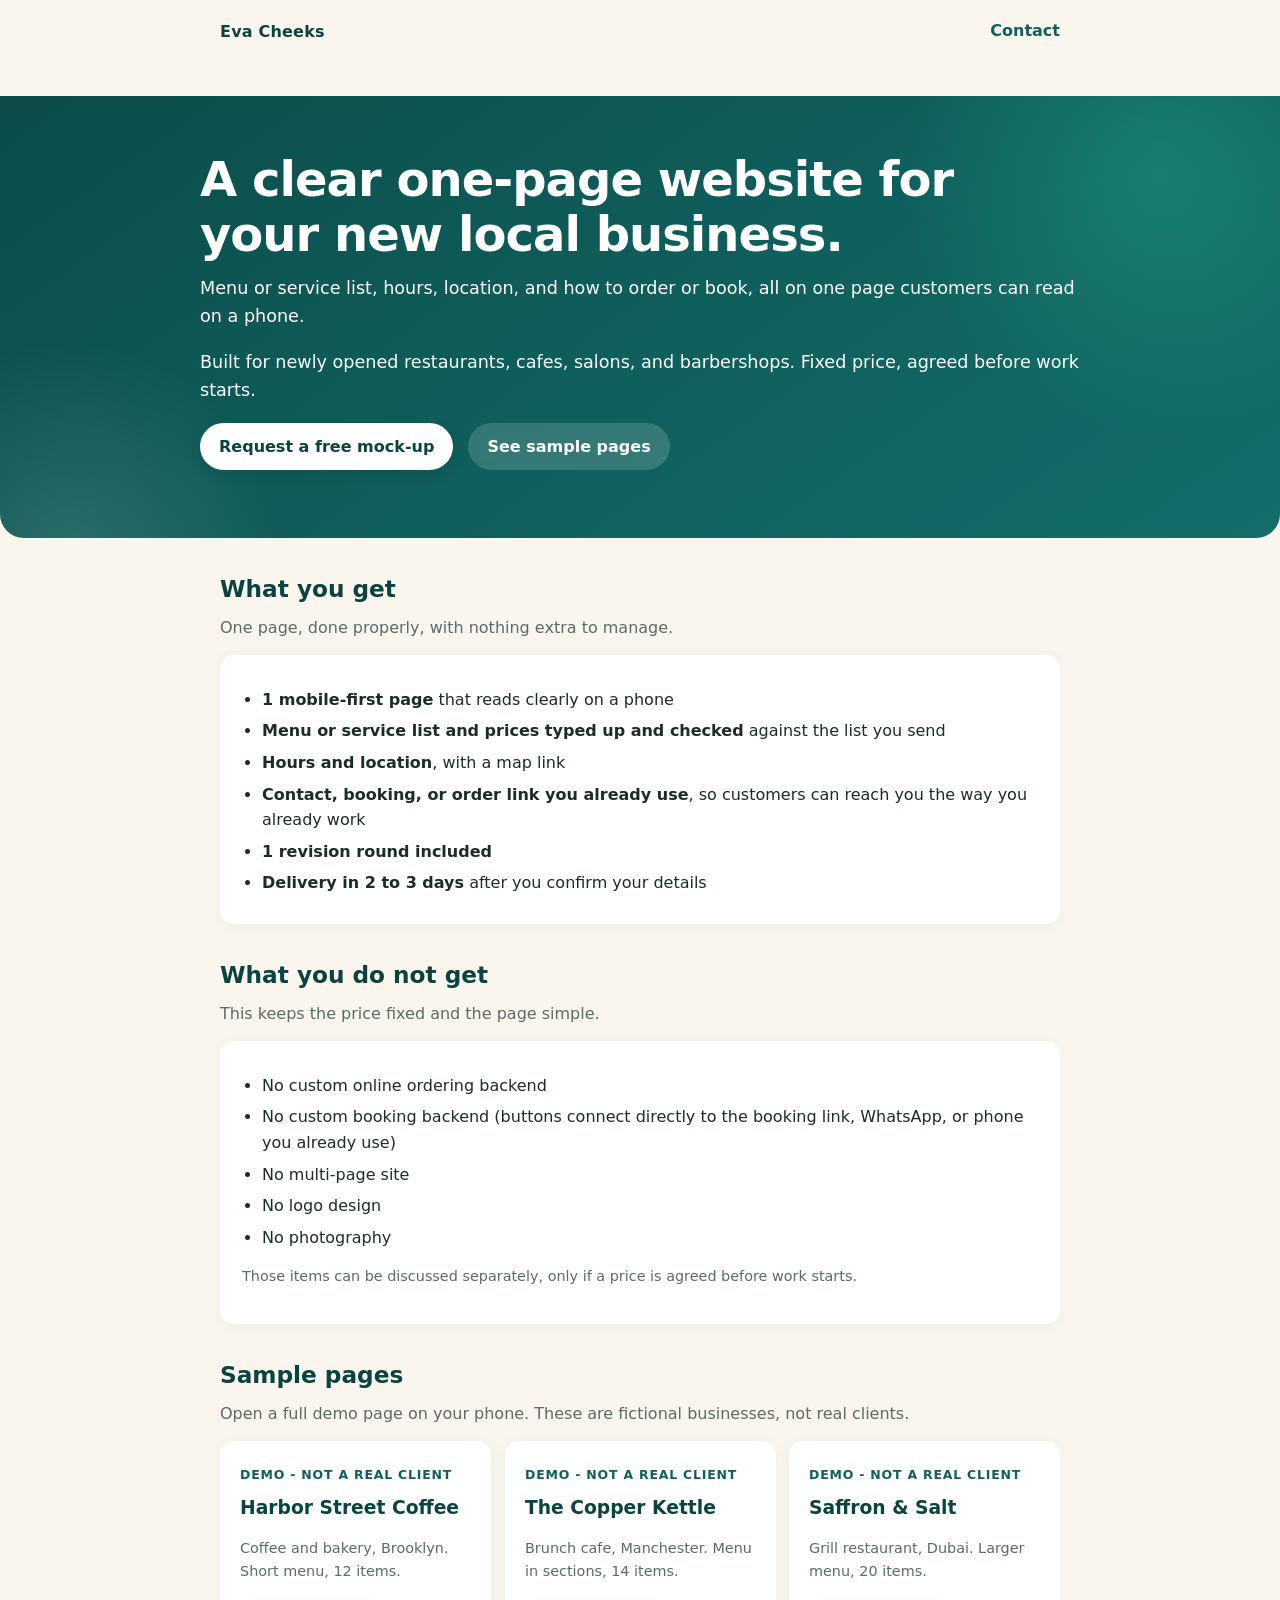
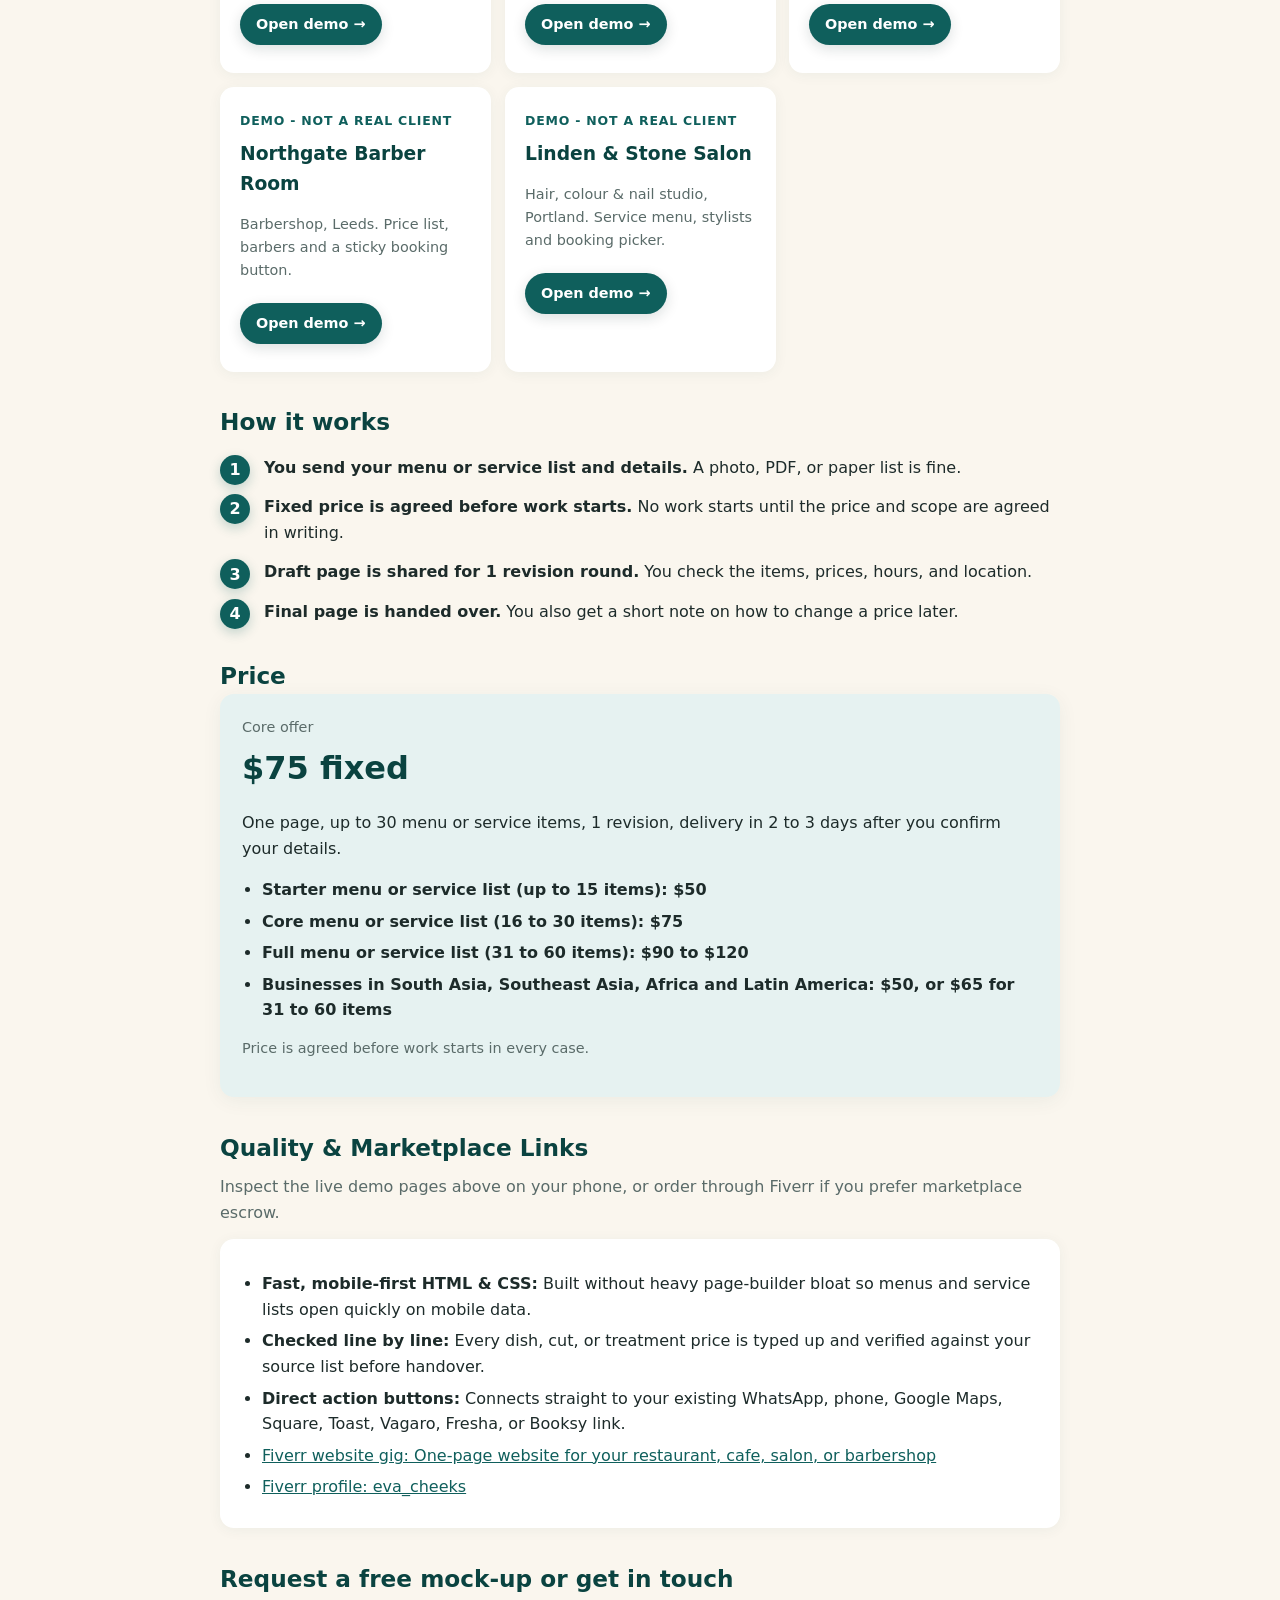
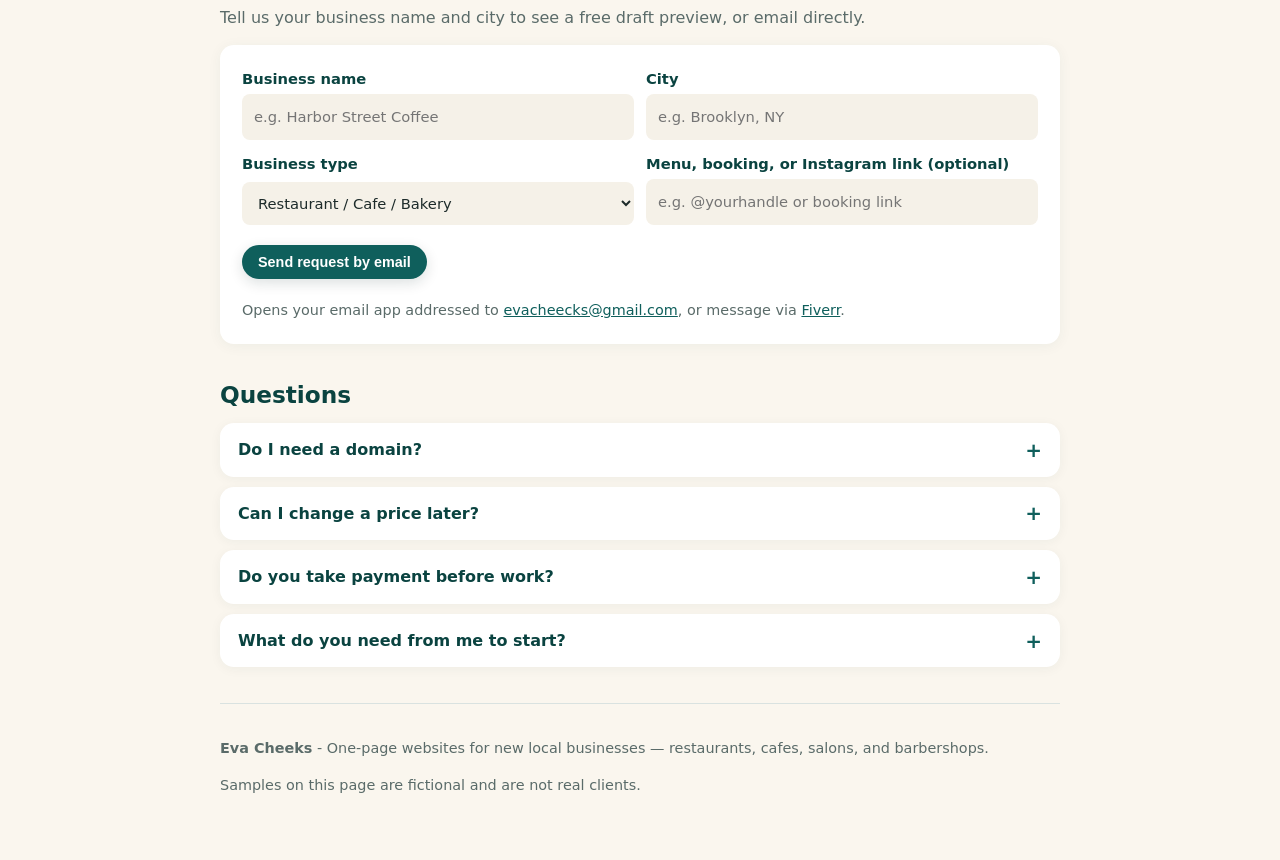
<file: index.html>
<!DOCTYPE html>
<html lang="en">
<head>
<meta charset="utf-8">
<meta name="viewport" content="width=device-width, initial-scale=1">
<title>Eva Cheeks - One-page websites for new local businesses — restaurants, cafes, salons, and barbershops</title>
<meta name="description" content="A clear one-page website for your new restaurant, cafe, salon, or barbershop. Menu or service list, hours, location, and how to order or book, all on one page customers can read on a phone.">
<link rel="canonical" href="https://evacheecks.github.io/">
<meta property="og:title" content="Eva Cheeks — One-page websites for new local businesses">
<meta property="og:description" content="Menu or service list, hours, location, and how to order or book, all on one mobile-first page. Fixed price agreed before work starts.">
<meta property="og:type" content="website">
<meta property="og:url" content="https://evacheecks.github.io/">
<meta property="og:image" content="https://evacheecks.github.io/demo/harbor-street-coffee/img/hero.jpg">
<meta name="twitter:card" content="summary_large_image">
<link rel="stylesheet" href="styles.css">
</head>
<body>
<div class="scroll-progress" id="scrollProgress" aria-hidden="true"></div>
<header class="topbar">
  <div class="brand">Eva Cheeks</div>
  <a href="#contact">Contact</a>
</header>

<main>
  <section class="hero">
    <div class="hero-inner">
      <h1>A clear one-page website for your new local business.</h1>
      <p>Menu or service list, hours, location, and how to order or book, all on one page customers can read on a phone.</p>
      <p class="hero-note">Built for newly opened restaurants, cafes, salons, and barbershops. Fixed price, agreed before work starts.</p>
      <a class="btn" href="#contact">Request a free mock-up</a>
      <a class="btn btn-outline" href="#samples">See sample pages</a>
    </div>
  </section>

  <div class="wrap">
    <section id="what-you-get" class="reveal">
      <h2>What you get</h2>
      <p class="lead">One page, done properly, with nothing extra to manage.</p>
      <div class="card">
        <ul>
          <li><strong>1 mobile-first page</strong> that reads clearly on a phone</li>
          <li><strong>Menu or service list and prices typed up and checked</strong> against the list you send</li>
          <li><strong>Hours and location</strong>, with a map link</li>
          <li><strong>Contact, booking, or order link you already use</strong>, so customers can reach you the way you already work</li>
          <li><strong>1 revision round included</strong></li>
          <li><strong>Delivery in 2 to 3 days</strong> after you confirm your details</li>
        </ul>
      </div>
    </section>

    <section id="what-you-do-not-get" class="reveal">
      <h2>What you do not get</h2>
      <p class="lead">This keeps the price fixed and the page simple.</p>
      <div class="card">
        <ul>
          <li>No custom online ordering backend</li>
          <li>No custom booking backend (buttons connect directly to the booking link, WhatsApp, or phone you already use)</li>
          <li>No multi-page site</li>
          <li>No logo design</li>
          <li>No photography</li>
        </ul>
        <p class="small">Those items can be discussed separately, only if a price is agreed before work starts.</p>
      </div>
    </section>

    <section id="samples">
      <h2 class="reveal">Sample pages</h2>
      <p class="lead reveal">Open a full demo page on your phone. These are fictional businesses, not real clients.</p>
      <div class="sample-grid" data-stagger=".sample">
        <article class="sample">
          <span class="sample-label">DEMO - NOT A REAL CLIENT</span>
          <h3>Harbor Street Coffee</h3>
          <p class="small">Coffee and bakery, Brooklyn. Short menu, 12 items.</p>
          <a class="btn btn-small" href="demo/harbor-street-coffee/">Open demo →</a>
        </article>

        <article class="sample">
          <span class="sample-label">DEMO - NOT A REAL CLIENT</span>
          <h3>The Copper Kettle</h3>
          <p class="small">Brunch cafe, Manchester. Menu in sections, 14 items.</p>
          <a class="btn btn-small" href="demo/the-copper-kettle/">Open demo →</a>
        </article>

        <article class="sample">
          <span class="sample-label">DEMO - NOT A REAL CLIENT</span>
          <h3>Saffron &amp; Salt</h3>
          <p class="small">Grill restaurant, Dubai. Larger menu, 20 items.</p>
          <a class="btn btn-small" href="demo/saffron-and-salt/">Open demo →</a>
        </article>

        <article class="sample">
          <span class="sample-label">DEMO - NOT A REAL CLIENT</span>
          <h3>Northgate Barber Room</h3>
          <p class="small">Barbershop, Leeds. Price list, barbers and a sticky booking button.</p>
          <a class="btn btn-small" href="demo/northgate-barber-room/">Open demo →</a>
        </article>

        <article class="sample">
          <span class="sample-label">DEMO - NOT A REAL CLIENT</span>
          <h3>Linden &amp; Stone Salon</h3>
          <p class="small">Hair, colour &amp; nail studio, Portland. Service menu, stylists and booking picker.</p>
          <a class="btn btn-small" href="demo/linden-and-stone/">Open demo →</a>
        </article>
      </div>
    </section>

    <section id="process">
      <h2 class="reveal">How it works</h2>
      <ol class="steps" data-stagger="li">
        <li><strong>You send your menu or service list and details.</strong> A photo, PDF, or paper list is fine.</li>
        <li><strong>Fixed price is agreed before work starts.</strong> No work starts until the price and scope are agreed in writing.</li>
        <li><strong>Draft page is shared for 1 revision round.</strong> You check the items, prices, hours, and location.</li>
        <li><strong>Final page is handed over.</strong> You also get a short note on how to change a price later.</li>
      </ol>
    </section>

    <section id="price" class="reveal">
      <h2>Price</h2>
      <div class="price-box">
        <p class="small" style="margin:0;">Core offer</p>
        <p class="price">$75 fixed</p>
        <p>One page, up to 30 menu or service items, 1 revision, delivery in 2 to 3 days after you confirm your details.</p>
        <ul>
          <li><strong>Starter menu or service list (up to 15 items): $50</strong></li>
          <li><strong>Core menu or service list (16 to 30 items): $75</strong></li>
          <li><strong>Full menu or service list (31 to 60 items): $90 to $120</strong></li>
          <li><strong>Businesses in South Asia, Southeast Asia, Africa and Latin America: $50, or $65 for 31 to 60 items</strong></li>
        </ul>
        <p class="small">Price is agreed before work starts in every case.</p>
      </div>
    </section>

    <section id="proof" class="reveal">
      <h2>Quality &amp; Marketplace Links</h2>
      <p class="lead">Inspect the live demo pages above on your phone, or order through Fiverr if you prefer marketplace escrow.</p>
      <div class="card">
        <ul>
          <li><strong>Fast, mobile-first HTML &amp; CSS:</strong> Built without heavy page-builder bloat so menus and service lists open quickly on mobile data.</li>
          <li><strong>Checked line by line:</strong> Every dish, cut, or treatment price is typed up and verified against your source list before handover.</li>
          <li><strong>Direct action buttons:</strong> Connects straight to your existing WhatsApp, phone, Google Maps, Square, Toast, Vagaro, Fresha, or Booksy link.</li>
          <li><a href="https://www.fiverr.com/eva_cheeks/design-a-one-page-website-for-your-restaurant-or-cafe">Fiverr website gig: One-page website for your restaurant, cafe, salon, or barbershop</a></li>
          <li><a href="https://www.fiverr.com/eva_cheeks">Fiverr profile: eva_cheeks</a></li>
        </ul>
      </div>
    </section>

    <section id="contact" class="reveal">
      <h2>Request a free mock-up or get in touch</h2>
      <p class="lead">Tell us your business name and city to see a free draft preview, or email directly.</p>
      <div class="card">
        <form class="contact-form" id="mockupForm" data-email="evacheecks@gmail.com">
          <div class="form-grid">
            <label>
              <span>Business name</span>
              <input type="text" name="business" required placeholder="e.g. Harbor Street Coffee">
            </label>
            <label>
              <span>City</span>
              <input type="text" name="city" required placeholder="e.g. Brooklyn, NY">
            </label>
            <label>
              <span>Business type</span>
              <select name="vertical">
                <option value="Restaurant / Cafe">Restaurant / Cafe / Bakery</option>
                <option value="Salon / Nail / Spa">Hair / Nail Salon / Spa</option>
                <option value="Barbershop">Barbershop</option>
                <option value="Other Local Business">Other Local Business</option>
              </select>
            </label>
            <label>
              <span>Menu, booking, or Instagram link (optional)</span>
              <input type="text" name="link" placeholder="e.g. @yourhandle or booking link">
            </label>
          </div>
          <div class="form-actions">
            <button type="submit" class="btn btn-small">Send request by email</button>
            <span class="small" id="formStatus" aria-live="polite">Opens your email app addressed to <a href="mailto:evacheecks@gmail.com">evacheecks@gmail.com</a>, or message via <a href="https://www.fiverr.com/eva_cheeks">Fiverr</a>.</span>
          </div>
        </form>
      </div>
    </section>

    <section class="faq reveal" id="faq">
      <h2>Questions</h2>
      <details>
        <summary>Do I need a domain?</summary>
        <p>No. The page can start on a free link, and you can add your own domain later.</p>
      </details>
      <details>
        <summary>Can I change a price later?</summary>
        <p>Yes. Ask for a small update. The price for that update is agreed before the change is made.</p>
      </details>
      <details>
        <summary>Do you take payment before work?</summary>
        <p>Payment terms are agreed before work starts. For direct business clients, payment is by Payoneer Request a Payment, or through Fiverr if you prefer a marketplace. No Stripe, and no PayPal receive, is offered.</p>
      </details>
      <details>
        <summary>What do you need from me to start?</summary>
        <p>Your menu or service list, hours, location, and the contact, booking, or order link you already use. Once those details are confirmed, delivery is 2 to 3 days.</p>
      </details>
    </section>

    <footer>
      <p class="small"><strong>Eva Cheeks</strong> - One-page websites for new local businesses — restaurants, cafes, salons, and barbershops.</p>
      <p class="small">Samples on this page are fictional and are not real clients.</p>
    </footer>
  </div>
</main>
<script>
  document.documentElement.classList.add('js');
  (function () {
    var io = 'IntersectionObserver' in window ? new IntersectionObserver(function (entries) {
      entries.forEach(function (en) { if (en.isIntersecting) { en.target.classList.add('in'); io.unobserve(en.target); } });
    }, { threshold: 0.1, rootMargin: '0px 0px -30px 0px' }) : null;
    function watch(el) { if (io) io.observe(el); else el.classList.add('in'); }
    document.querySelectorAll('.reveal').forEach(watch);
    document.querySelectorAll('[data-stagger]').forEach(function (g) {
      Array.prototype.forEach.call(g.querySelectorAll(g.getAttribute('data-stagger')), function (el, i) {
        el.classList.add('reveal'); el.style.setProperty('--d', (i * 0.065) + 's'); watch(el);
      });
    });

    var prog = document.getElementById('scrollProgress');
    var reduce = window.matchMedia && window.matchMedia('(prefers-reduced-motion: reduce)').matches;
    if (prog && !reduce) {
      var ticking = false;
      function updateProg() {
        ticking = false;
        var max = Math.max(1, document.documentElement.scrollHeight - window.innerHeight);
        prog.style.transform = 'scaleX(' + Math.min(1, Math.max(0, window.scrollY / max)) + ')';
      }
      window.addEventListener('scroll', function () {
        if (!ticking) { ticking = true; requestAnimationFrame(updateProg); }
      }, { passive: true });
      updateProg();
    }

    var form = document.getElementById('mockupForm');
    if (!form) return;
    form.addEventListener('submit', function (e) {
      e.preventDefault();
      var biz = (form.elements.business.value || '').trim();
      var city = (form.elements.city.value || '').trim();
      var vert = (form.elements.vertical.value || '').trim();
      var link = (form.elements.link.value || '').trim();
      var subj = encodeURIComponent('One-page website inquiry: ' + biz + (city ? ' (' + city + ')' : ''));
      var body = encodeURIComponent(
        'Hi Eva,\n\nI would like to see a one-page website draft for:\n' +
        '- Business name: ' + biz + '\n' +
        '- City: ' + city + '\n' +
        '- Type: ' + vert + '\n' +
        (link ? '- Menu / Booking / Social link: ' + link + '\n' : '') +
        '\nThanks!'
      );
      window.location.href = 'mailto:evacheecks@gmail.com?subject=' + subj + '&body=' + body;
      var st = document.getElementById('formStatus');
      if (st) st.textContent = 'Opening your email client addressed to evacheecks@gmail.com…';
    });
  })();
</script>
</body>
</html>
</file>
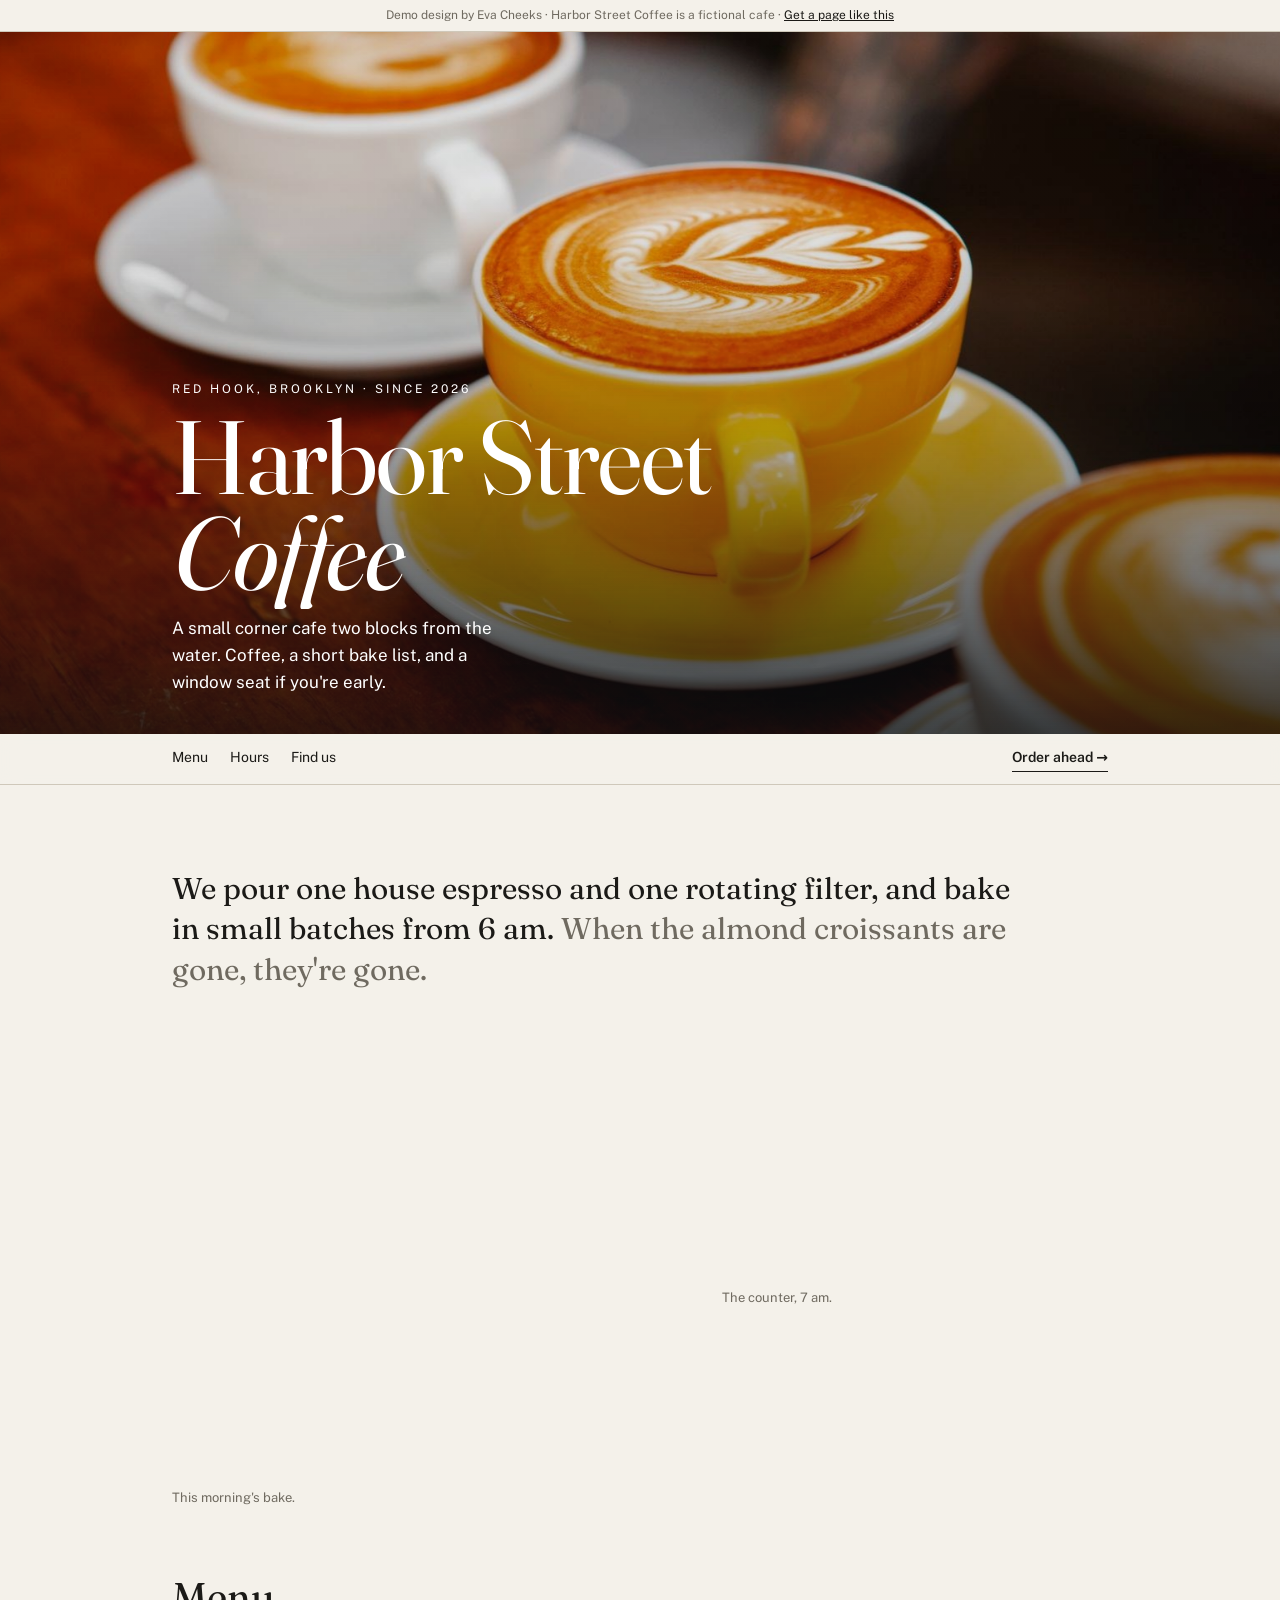
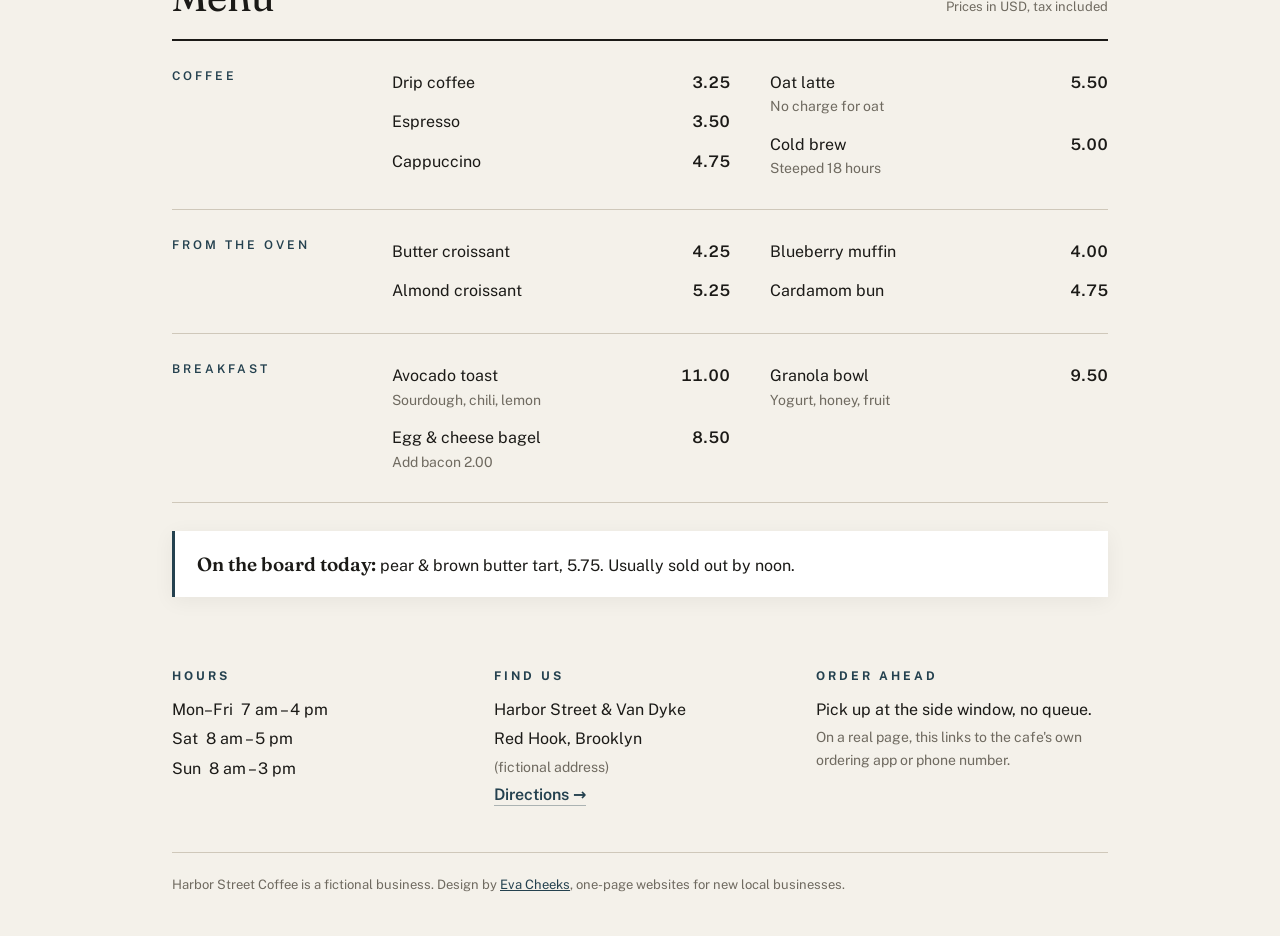
<file: demo/harbor-street-coffee/index.html>
<!DOCTYPE html>
<html lang="en">
<head>
<meta charset="utf-8">
<meta name="viewport" content="width=device-width, initial-scale=1">
<title>Harbor Street Coffee · Red Hook, Brooklyn (demo design)</title>
<meta name="description" content="Demo one-page website for Harbor Street Coffee, a fictional cafe and bakery in Red Hook, Brooklyn. Design by Eva Cheeks.">
<meta name="robots" content="noindex">
<link rel="canonical" href="https://evacheecks.github.io/demo/harbor-street-coffee/">
<meta property="og:title" content="Harbor Street Coffee · Red Hook, Brooklyn (demo design)">
<meta property="og:description" content="Espresso, filter coffee, and small-batch morning pastries. Sample one-page cafe website by Eva Cheeks.">
<meta property="og:type" content="website">
<meta property="og:url" content="https://evacheecks.github.io/demo/harbor-street-coffee/">
<meta property="og:image" content="https://evacheecks.github.io/demo/harbor-street-coffee/img/hero.jpg">
<meta name="twitter:card" content="summary_large_image">
<link rel="preconnect" href="https://fonts.googleapis.com">
<link rel="preconnect" href="https://fonts.gstatic.com" crossorigin>
<link href="https://fonts.googleapis.com/css2?family=Fraunces:ital,opsz,wght@0,9..144,400;0,9..144,600;1,9..144,400&family=Public+Sans:wght@400;600&display=swap" rel="stylesheet">
<style>
  :root {
    --ink: #1b1a17; --paper: #f4f1ea; --muted: #6f6a60; --rule: #cfc8ba; --sea: #24414f;
    --ease-expo: cubic-bezier(0.16, 1, 0.3, 1);
    --ease-spring: cubic-bezier(0.22, 1.18, 0.36, 1);
  }
  * { box-sizing: border-box; }
  html { scroll-behavior: smooth; }
  body { margin: 0; background: var(--paper); color: var(--ink); font: 16px/1.6 "Public Sans", system-ui, sans-serif; overflow-x: clip; }
  .sr-only { position: absolute; width: 1px; height: 1px; padding: 0; margin: -1px; overflow: hidden; clip: rect(0,0,0,0); border: 0; }
  .note { font-size: 12px; text-align: center; padding: 6px 12px; color: var(--muted); border-bottom: 1px solid var(--rule); }
  .note a { color: var(--ink); }

  .hero { position: relative; min-height: 78vh; display: flex; align-items: flex-end; color: #fff;
    background: var(--sea); overflow: hidden; }
  .hero-bg {
    position: absolute; inset: -6% 0;
    background: url("img/hero.jpg") center/cover no-repeat;
    transform: translate3d(0, var(--py, 0px), 0) scale(1.04);
    animation: kenBurns 3.4s var(--ease-expo) both;
    will-change: transform;
  }
  .hero::after {
    content: ""; position: absolute; inset: 0;
    background: linear-gradient(to top, rgba(10,14,16,.78) 0%, rgba(10,14,16,.28) 44%, rgba(10,14,16,.06) 72%);
  }
  .hero-text { position: relative; z-index: 1; padding: 28px 22px 38px; max-width: 980px; width: 100%; margin: 0 auto; }
  .est { font-size: 12px; letter-spacing: 3px; text-transform: uppercase; margin: 0 0 10px; opacity: .88; }
  h1 { font-family: "Fraunces", Georgia, serif; font-weight: 400; font-size: clamp(46px, 13vw, 104px); line-height: .92; letter-spacing: -1.5px; margin: 0; }
  h1 .line-mask { display: block; overflow: hidden; padding-bottom: 0.08em; margin-bottom: -0.08em; }
  h1 .line-mask > span { display: inline-block; animation: maskRise 1.05s var(--ease-expo) both; }
  h1 .line-mask:nth-child(2) > span { animation-delay: .14s; }
  h1 em { font-style: italic; }
  .hero p.line { margin: 14px 0 0; max-width: 34ch; font-size: 17px; opacity: .92; }

  nav {
    position: sticky; top: 0; z-index: 6;
    background: rgba(244, 241, 234, 0.92);
    backdrop-filter: blur(10px);
    -webkit-backdrop-filter: blur(10px);
    border-bottom: 1px solid var(--rule);
  }
  .nav-progress {
    position: absolute; left: 0; right: 0; bottom: -1px; height: 2px;
    background: var(--sea);
    transform-origin: left center;
    transform: scaleX(0);
    pointer-events: none;
  }
  nav .in { max-width: 980px; margin: 0 auto; display: flex; gap: 22px; padding: 12px 22px; font-size: 14px; overflow-x: auto; white-space: nowrap; }
  nav a { color: var(--ink); text-decoration: none; position: relative; padding-bottom: 2px; transition: color .25s var(--ease-expo), opacity .25s ease; }
  nav a:not(.order)::after {
    content: ""; position: absolute; left: 0; right: 0; bottom: -2px; height: 1.5px;
    background: var(--sea); transform: scaleX(0); transform-origin: left;
    transition: transform .38s var(--ease-expo);
  }
  nav a:not(.order):hover::after, nav a.active::after { transform: scaleX(1); }
  nav a.active { color: var(--sea); font-weight: 600; }
  nav a.order {
    margin-left: auto; font-weight: 600; border-bottom: 1.5px solid var(--ink);
    transition: transform .3s var(--ease-spring), color .25s ease, border-color .25s ease;
  }
  nav a.order:hover { color: var(--sea); border-color: var(--sea); transform: translateY(-1.5px); }

  .wrap { max-width: 980px; margin: 0 auto; padding: 0 22px; }
  .intro { padding: 54px 0 40px; font-family: "Fraunces", serif; font-size: clamp(22px, 5vw, 30px); line-height: 1.35; max-width: 28em; }
  .intro span { color: var(--muted); }

  .strip { display: grid; grid-template-columns: 1.4fr 1fr; gap: 10px; }
  .curtain { overflow: hidden; border-radius: 4px; background: #d8d0c2; }
  .js .curtain { clip-path: inset(100% 0 0 0); transition: clip-path 1.05s var(--ease-expo); transition-delay: var(--d, 0s); }
  .js .curtain.in { clip-path: inset(0 0 0 0); }
  .ph {
    background: #d8d0c2 center/cover no-repeat; min-height: 220px;
    transform: scale(1.12);
    transition: transform 1.25s var(--ease-expo);
    will-change: transform;
  }
  .js .curtain.in .ph { transform: scale(1); }
  .curtain:hover .ph { transform: scale(1.05); }
  .ph.a { background-image: url("img/bake.jpg"); min-height: 300px; }
  .ph.b { background-image: url("img/counter.jpg"); }
  .cap { font-size: 13px; color: var(--muted); margin: 8px 0 0; }

  #menu { padding: 56px 0 10px; }
  .menu-head { position: relative; display: flex; justify-content: space-between; align-items: baseline; padding-bottom: 12px; }
  .menu-head::after {
    content: ""; position: absolute; left: 0; right: 0; bottom: 0; height: 2px;
    background: var(--ink); transform-origin: left center;
    transition: transform 1s var(--ease-expo);
  }
  .js .menu-head:not(.in)::after { transform: scaleX(0); }
  h2 { font-family: "Fraunces", serif; font-weight: 400; font-size: 40px; margin: 0; }
  .menu-head span { font-size: 13px; color: var(--muted); }
  .group { position: relative; display: grid; grid-template-columns: 1fr; gap: 6px 40px; padding: 22px 0; border-bottom: 1px solid var(--rule); }
  .group h3 { font-size: 12px; letter-spacing: 3px; text-transform: uppercase; margin: 4px 0 6px; font-weight: 600; color: var(--sea); }
  .row {
    display: flex; justify-content: space-between; gap: 16px;
    padding: 7px 10px; margin: 0 -10px; border-radius: 6px;
    transition: transform .35s var(--ease-expo), background-color .3s ease, color .25s ease;
  }
  .row:hover { background: rgba(36, 65, 79, 0.065); transform: translateX(6px); color: var(--sea); }
  .row i { display: block; font-style: normal; color: var(--muted); font-size: 14px; }
  .row b { font-weight: 600; font-variant-numeric: tabular-nums; transition: transform .35s var(--ease-spring); }
  .row:hover b { transform: translateX(-2px) scale(1.04); }

  .today {
    position: relative; overflow: hidden;
    margin: 28px 0 0; padding: 18px 22px; background: #fff;
    border-left: 3px solid var(--sea);
    box-shadow: 0 4px 20px rgba(27, 26, 23, 0.055);
  }
  .today::after {
    content: ""; position: absolute; inset: 0;
    background: linear-gradient(105deg, transparent 25%, rgba(36, 65, 79, 0.08) 50%, transparent 75%);
    transform: translateX(-120%);
    pointer-events: none;
  }
  .today.in::after { animation: sheenSweep 1.3s .25s var(--ease-expo) both; }
  .today strong { font-family: "Fraunces", serif; font-weight: 600; font-size: 19px; }

  #visit { padding: 60px 0 40px; display: grid; gap: 30px; }
  #visit h3 { font-size: 12px; letter-spacing: 3px; text-transform: uppercase; margin: 0 0 10px; color: var(--sea); }
  #visit p { margin: 0 0 4px; }
  #visit a { position: relative; font-weight: 600; text-decoration: none; border-bottom: 1px solid rgba(36,65,79,.35); padding-bottom: 1px; transition: border-color .25s ease, color .25s ease; }
  #visit a:hover { border-color: var(--sea); }
  .muted { color: var(--muted); font-size: 14px; }
  a { color: var(--sea); }
  footer { border-top: 1px solid var(--rule); padding: 22px 0 40px; font-size: 13px; color: var(--muted); }
  @media (min-width: 760px) {
    .group { grid-template-columns: 180px 1fr 1fr; }
    #visit { grid-template-columns: 1fr 1fr 1fr; }
    .ph.a { min-height: 420px; }
  }

  /* Studio motion choreography. Disabled for reduced-motion users. */
  @keyframes kenBurns { from { transform: translate3d(0, 0, 0) scale(1.16); } to { transform: translate3d(0, var(--py, 0px), 0) scale(1.04); } }
  @keyframes maskRise { from { opacity: 0; transform: translate3d(0, 108%, 0); } to { opacity: 1; transform: translate3d(0, 0, 0); } }
  @keyframes riseBlur { from { opacity: 0; transform: translate3d(0, 22px, 0); filter: blur(5px); } to { opacity: 1; transform: none; filter: blur(0); } }
  @keyframes sheenSweep { from { transform: translateX(-120%); } to { transform: translateX(130%); } }
  .hero-anim > .est { animation: riseBlur .85s var(--ease-expo) both; }
  .hero-anim > p.line { animation: riseBlur .9s .30s var(--ease-expo) both; }

  .js .reveal {
    opacity: 0;
    transform: translate3d(0, 24px, 0);
    filter: blur(4px);
    transition: opacity .82s var(--ease-expo), transform .82s var(--ease-expo), filter .72s var(--ease-expo);
    transition-delay: var(--d, 0s);
  }
  .js .reveal.in { opacity: 1; transform: none; filter: blur(0); }

  @media (prefers-reduced-motion: reduce) {
    *, *::before, *::after { animation: none !important; transition: none !important; }
    .js .reveal { opacity: 1; transform: none; filter: none; }
    .js .curtain { clip-path: none; }
    .ph, .hero-bg { transform: none !important; }
    .nav-progress { display: none; }
  }
</style>
</head>
<body>
<div class="note">Demo design by Eva Cheeks · Harbor Street Coffee is a fictional cafe · <a href="../../">Get a page like this</a></div>

<header class="hero">
  <div class="hero-bg" id="heroBg"></div>
  <div class="hero-text hero-anim">
    <p class="est">Red Hook, Brooklyn · Since 2026</p>
    <h1><span class="line-mask"><span>Harbor Street</span></span><span class="line-mask"><span><em>Coffee</em></span></span></h1>
    <p class="line">A small corner cafe two blocks from the water. Coffee, a short bake list, and a window seat if you're early.</p>
  </div>
</header>

<nav>
  <div class="in">
    <a href="#menu" data-nav="menu">Menu</a>
    <a href="#visit" data-nav="visit">Hours</a>
    <a href="#visit">Find us</a>
    <a class="order" href="#visit">Order ahead →</a>
  </div>
  <div class="nav-progress" id="navProgress" aria-hidden="true"></div>
</nav>

<main class="wrap">
  <p class="intro reveal">We pour one house espresso and one rotating filter, and bake in small batches from 6 am. <span>When the almond croissants are gone, they're gone.</span></p>

  <div class="strip">
    <div><div class="curtain reveal"><div class="ph a" role="img" aria-label="Croissants on a tray"></div></div><p class="cap reveal" style="--d:.12s">This morning's bake.</p></div>
    <div><div class="curtain reveal" style="--d:.14s"><div class="ph b" role="img" aria-label="The coffee counter"></div></div><p class="cap reveal" style="--d:.24s">The counter, 7 am.</p></div>
  </div>

  <section id="menu">
    <div class="menu-head reveal"><h2>Menu</h2><span>Prices in USD, tax included</span></div>
    <div class="group" data-stagger=".row, h3">
      <h3>Coffee</h3>
      <div>
        <div class="row"><span>Drip coffee</span><b>3.25</b></div>
        <div class="row"><span>Espresso</span><b>3.50</b></div>
        <div class="row"><span>Cappuccino</span><b>4.75</b></div>
      </div>
      <div>
        <div class="row"><span>Oat latte<i>No charge for oat</i></span><b>5.50</b></div>
        <div class="row"><span>Cold brew<i>Steeped 18 hours</i></span><b>5.00</b></div>
      </div>
    </div>
    <div class="group" data-stagger=".row, h3">
      <h3>From the oven</h3>
      <div>
        <div class="row"><span>Butter croissant</span><b>4.25</b></div>
        <div class="row"><span>Almond croissant</span><b>5.25</b></div>
      </div>
      <div>
        <div class="row"><span>Blueberry muffin</span><b>4.00</b></div>
        <div class="row"><span>Cardamom bun</span><b>4.75</b></div>
      </div>
    </div>
    <div class="group" data-stagger=".row, h3">
      <h3>Breakfast</h3>
      <div>
        <div class="row"><span>Avocado toast<i>Sourdough, chili, lemon</i></span><b>11.00</b></div>
        <div class="row"><span>Egg &amp; cheese bagel<i>Add bacon 2.00</i></span><b>8.50</b></div>
      </div>
      <div>
        <div class="row"><span>Granola bowl<i>Yogurt, honey, fruit</i></span><b>9.50</b></div>
      </div>
    </div>
    <div class="today reveal"><strong>On the board today:</strong> pear &amp; brown butter tart, 5.75. Usually sold out by noon.</div>
  </section>

  <section id="visit">
    <h2 class="sr-only">Visit &amp; Order</h2>
    <div class="reveal">
      <h3>Hours</h3>
      <p>Mon–Fri &nbsp;7 am – 4 pm</p>
      <p>Sat &nbsp;8 am – 5 pm</p>
      <p>Sun &nbsp;8 am – 3 pm</p>
    </div>
    <div class="reveal" style="--d:.1s">
      <h3>Find us</h3>
      <p>Harbor Street &amp; Van Dyke</p>
      <p>Red Hook, Brooklyn</p>
      <p class="muted">(fictional address)</p>
      <p><a href="https://www.google.com/maps/search/?api=1&amp;query=Red+Hook+Brooklyn">Directions →</a></p>
    </div>
    <div class="reveal" style="--d:.2s">
      <h3>Order ahead</h3>
      <p>Pick up at the side window, no queue.</p>
      <p class="muted">On a real page, this links to the cafe's own ordering app or phone number.</p>
    </div>
  </section>

  <footer>Harbor Street Coffee is a fictional business. Design by <a href="../../">Eva Cheeks</a>, one-page websites for new local businesses.</footer>
</main>
<script>
  document.documentElement.classList.add('js');
  (function () {
    var els = document.querySelectorAll('.reveal');
    var io = 'IntersectionObserver' in window ? new IntersectionObserver(function (entries) {
      entries.forEach(function (en) { if (en.isIntersecting) { en.target.classList.add('in'); io.unobserve(en.target); } });
    }, { threshold: 0.1, rootMargin: '0px 0px -36px 0px' }) : null;
    function watch(e) { if (io) io.observe(e); else e.classList.add('in'); }
    els.forEach(watch);
    document.querySelectorAll('[data-stagger]').forEach(function (g) {
      Array.prototype.forEach.call(g.querySelectorAll(g.getAttribute('data-stagger')), function (row, i) {
        row.classList.add('reveal'); row.style.setProperty('--d', (i * 0.045) + 's'); watch(row);
      });
    });

    // Smooth hero parallax + reading progress bar + active nav scrollspy
    var reduce = window.matchMedia && window.matchMedia('(prefers-reduced-motion: reduce)').matches;
    var heroBg = document.getElementById('heroBg');
    var navProg = document.getElementById('navProgress');
    var navLinks = document.querySelectorAll('nav a[data-nav]');
    var sections = ['menu', 'visit'].map(function (id) { return document.getElementById(id); }).filter(Boolean);
    var ticking = false;

    function onScroll() {
      ticking = false;
      var y = window.scrollY || 0;
      if (!reduce && heroBg && y < window.innerHeight * 1.2) {
        heroBg.style.setProperty('--py', (y * 0.22).toFixed(1) + 'px');
      }
      if (!reduce && navProg) {
        var max = Math.max(1, document.documentElement.scrollHeight - window.innerHeight);
        navProg.style.transform = 'scaleX(' + Math.min(1, Math.max(0, y / max)) + ')';
      }
      var activeId = '';
      sections.forEach(function (sec) {
        if (sec.getBoundingClientRect().top <= 140) activeId = sec.id;
      });
      navLinks.forEach(function (a) { a.classList.toggle('active', a.getAttribute('data-nav') === activeId); });
    }
    window.addEventListener('scroll', function () {
      if (!ticking) { ticking = true; requestAnimationFrame(onScroll); }
    }, { passive: true });
    onScroll();
  })();
</script>
</body>
</html>
</file>
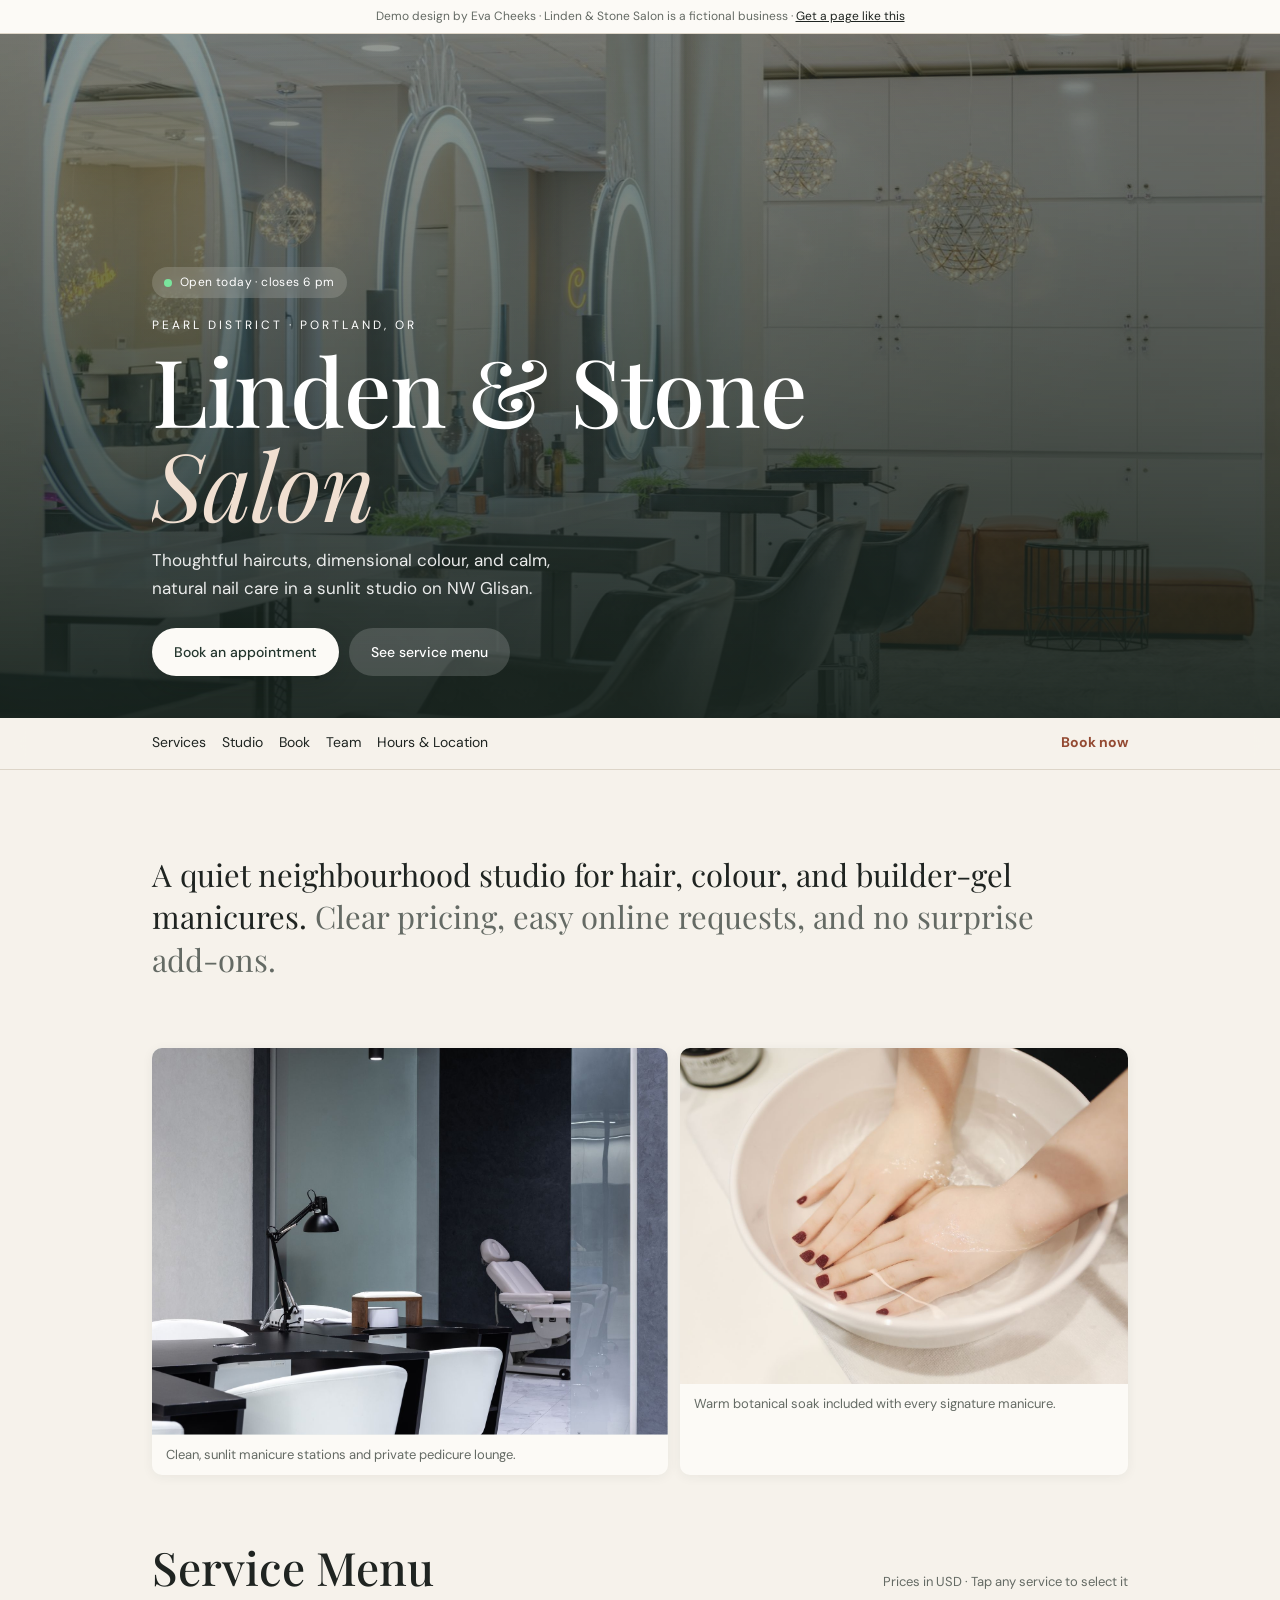
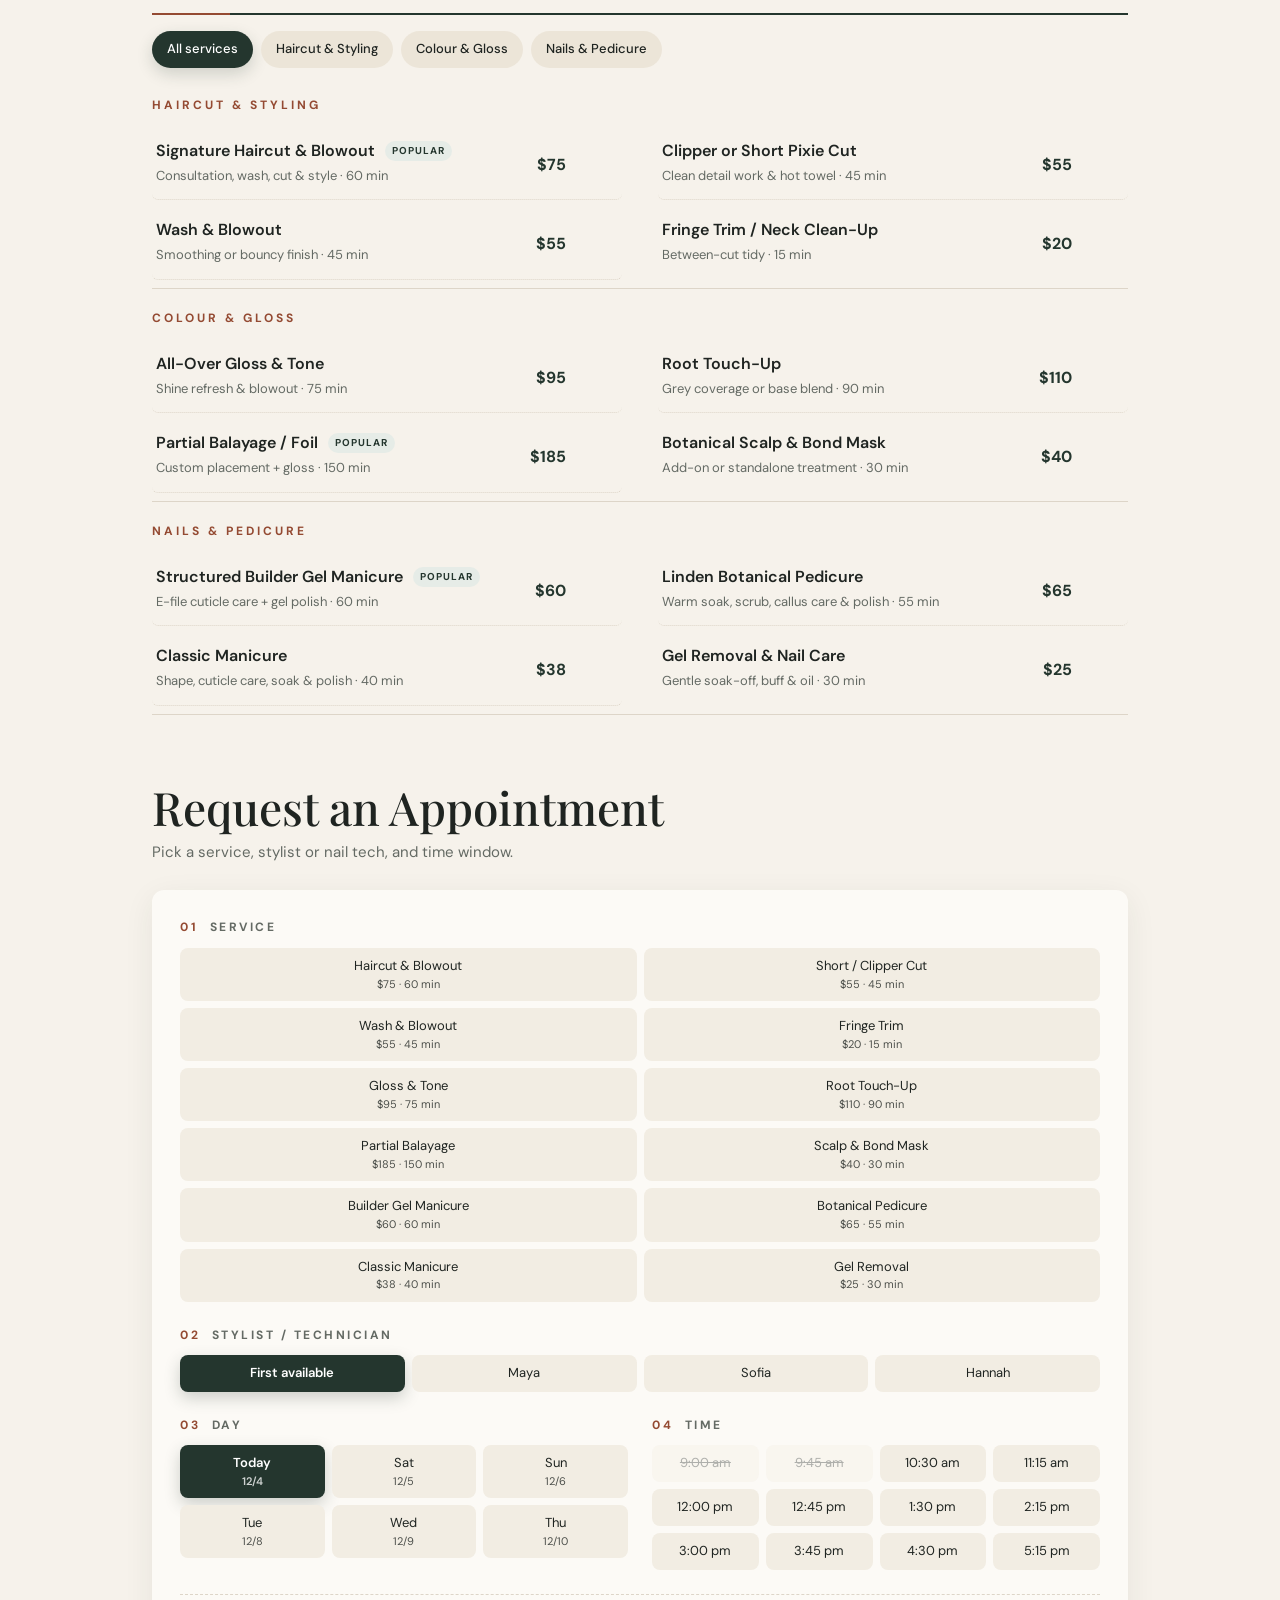
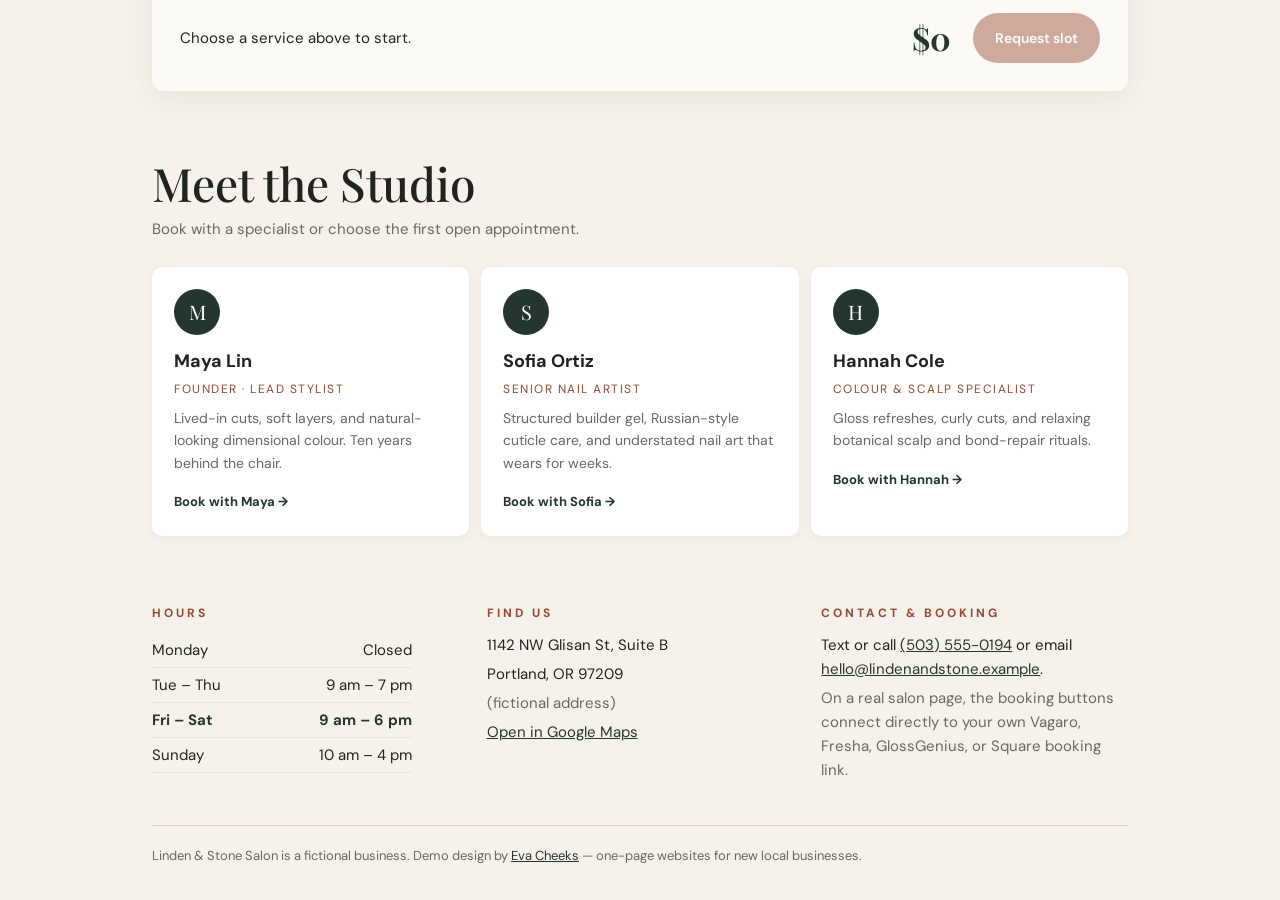
<file: demo/linden-and-stone/index.html>
<!DOCTYPE html>
<html lang="en">
<head>
<meta charset="utf-8">
<meta name="viewport" content="width=device-width, initial-scale=1">
<title>Linden &amp; Stone Salon · Pearl District, Portland (demo design)</title>
<meta name="description" content="Demo one-page website for Linden &amp; Stone Salon, a fictional hair, colour, and nail studio in Portland's Pearl District. Design by Eva Cheeks.">
<meta name="robots" content="noindex">
<link rel="canonical" href="https://evacheecks.github.io/demo/linden-and-stone/">
<meta property="og:title" content="Linden &amp; Stone Salon · Pearl District, Portland (demo design)">
<meta property="og:description" content="Haircuts, dimensional colour, and natural nail care. Sample one-page salon website by Eva Cheeks.">
<meta property="og:type" content="website">
<meta property="og:url" content="https://evacheecks.github.io/demo/linden-and-stone/">
<meta property="og:image" content="https://evacheecks.github.io/demo/linden-and-stone/img/hero.jpg">
<meta name="twitter:card" content="summary_large_image">
<link rel="preconnect" href="https://fonts.googleapis.com">
<link rel="preconnect" href="https://fonts.gstatic.com" crossorigin>
<link href="https://fonts.googleapis.com/css2?family=DM+Sans:ital,opsz,wght@0,9..40,400;0,9..40,500;0,9..40,700;1,9..40,400&family=Playfair+Display:ital,wght@0,500;0,700;1,400;1,500&display=swap" rel="stylesheet">
<style>
  :root {
    --linen: #f6f2eb;
    --card: #fcfaf6;
    --sage: #24362e;
    --sage-soft: #e6ece7;
    --clay: #944a32;
    --clay-deep: #7a3c28;
    --ink: #1f2421;
    --muted: #646a64;
    --line: #ddd5c8;
    --ok: #3a7a4f;
    --ease-expo: cubic-bezier(.16, 1, .3, 1);
    --ease-spring: cubic-bezier(.22, 1.28, .36, 1);
  }
  * { box-sizing: border-box; }
  html { scroll-behavior: smooth; }
  body {
    margin: 0;
    background: var(--linen);
    color: var(--ink);
    font: 16px/1.6 "DM Sans", system-ui, sans-serif;
    padding-bottom: 72px;
    overflow-x: hidden;
  }
  .sr-only { position: absolute; width: 1px; height: 1px; padding: 0; margin: -1px; overflow: hidden; clip: rect(0,0,0,0); border: 0; }
  a { color: var(--sage); }
  button { font: inherit; color: inherit; }

  .note {
    font-size: 12px;
    text-align: center;
    padding: 7px 12px;
    color: var(--muted);
    background: var(--card);
    border-bottom: 1px solid var(--line);
  }
  .note a { color: var(--ink); }

  /* Hero */
  .hero {
    position: relative;
    overflow: hidden;
    background: var(--sage);
    color: #fff;
    min-height: 76vh;
    display: flex;
    align-items: flex-end;
  }
  .hero-bg {
    position: absolute;
    inset: -8% 0;
    background: url("img/hero.jpg") center/cover no-repeat;
    opacity: .64;
    will-change: transform;
    animation: drift 3.6s var(--ease-expo) both;
  }
  .hero::before {
    content: "";
    position: absolute;
    inset: 0;
    z-index: 1;
    pointer-events: none;
    background: radial-gradient(ellipse at 24% 28%, rgba(240,223,209,.18), transparent 62%);
    animation: sunlitBreath 9s ease-in-out infinite alternate;
  }
  @keyframes sunlitBreath { from { opacity: .55; transform: scale(1); } to { opacity: 1; transform: scale(1.07); } }
  .hero::after {
    content: "";
    position: absolute;
    inset: 0;
    z-index: 1;
    background: linear-gradient(180deg, rgba(24,35,29,.22) 0%, rgba(24,35,29,.55) 55%, rgba(24,35,29,.9) 100%);
  }
  .hero-in {
    position: relative;
    z-index: 2;
    width: 100%;
    max-width: 1020px;
    margin: 0 auto;
    padding: 48px 22px 42px;
  }
  .status {
    display: inline-flex;
    align-items: center;
    gap: 8px;
    font-size: 12px;
    letter-spacing: .4px;
    padding: 6px 12px;
    border-radius: 99px;
    background: rgba(252,250,246,.16);
    border: 0;
    backdrop-filter: blur(8px);
    margin-bottom: 18px;
  }
  .dot { width: 8px; height: 8px; border-radius: 50%; background: #bfc7c1; flex-shrink: 0; }
  .dot.open { background: #7ae59d; box-shadow: 0 0 0 0 rgba(122,229,157,.6); animation: pulse 2s infinite; }
  @keyframes pulse { 70% { box-shadow: 0 0 0 8px rgba(122,229,157,0); } 100% { box-shadow: 0 0 0 0 rgba(122,229,157,0); } }
  .kicker-top {
    margin: 0 0 8px;
    font-size: 12px;
    letter-spacing: 3px;
    text-transform: uppercase;
    opacity: .88;
  }
  h1 {
    font-family: "Playfair Display", Georgia, serif;
    font-weight: 500;
    font-size: clamp(44px, 11vw, 94px);
    line-height: .98;
    letter-spacing: -1px;
    margin: 0;
  }
  .mask-line { display: block; overflow: hidden; padding-bottom: .08em; margin-bottom: -.06em; }
  .mask-line > span { display: block; animation: clipRise 1s var(--ease-expo) both; animation-delay: var(--md, .14s); }
  @keyframes clipRise { from { opacity: 0; transform: translateY(108%); } to { opacity: 1; transform: translateY(0); } }
  h1 em { font-style: italic; font-weight: 400; color: #f0dfd1; }
  .hero-sub {
    max-width: 38ch;
    margin: 16px 0 26px;
    font-size: 17px;
    color: rgba(255,255,255,.9);
  }
  .cta-row { display: flex; flex-wrap: wrap; gap: 10px; }
  .btn {
    position: relative;
    overflow: hidden;
    display: inline-flex;
    align-items: center;
    justify-content: center;
    gap: 8px;
    padding: 13px 22px;
    font-size: 14px;
    font-weight: 500;
    text-decoration: none;
    border-radius: 99px;
    border: 0;
    color: #fff;
    background: rgba(255,255,255,.16);
    cursor: pointer;
    transition: transform .3s var(--ease-spring), background-color .24s var(--ease-expo), color .24s, box-shadow .3s var(--ease-expo);
  }
  .btn.solid {
    background: var(--card);
    color: var(--sage);
    box-shadow: 0 8px 24px rgba(15,24,19,.24);
  }
  .btn.solid::after, .book-btn::after {
    content: "";
    position: absolute;
    inset: 0;
    background: linear-gradient(110deg, transparent 22%, rgba(255,255,255,.45) 50%, transparent 78%);
    transform: translateX(-140%);
    transition: transform .75s var(--ease-expo);
    pointer-events: none;
  }
  .btn.solid:hover::after, .book-btn:not(:disabled):hover::after { transform: translateX(140%); }
  .btn:hover { transform: translateY(-2px); background: rgba(255,255,255,.24); }
  .btn.solid:hover { background: #fff; box-shadow: 0 12px 30px rgba(15,24,19,.32); }
  .btn:active { transform: translateY(0) scale(.97); }

  /* Sticky nav */
  nav {
    position: sticky;
    top: 0;
    z-index: 4;
    background: rgba(246,242,235,.92);
    backdrop-filter: blur(12px);
    -webkit-backdrop-filter: blur(12px);
    border-bottom: 1px solid var(--line);
  }
  .nav-progress {
    position: absolute;
    left: 0;
    bottom: -1px;
    height: 2px;
    width: 100%;
    background: var(--clay);
    transform-origin: left center;
    transform: scaleX(0);
    pointer-events: none;
    will-change: transform;
  }
  nav .in {
    max-width: 1020px;
    margin: 0 auto;
    display: flex;
    gap: 16px;
    padding: 13px 22px;
    font-size: 14px;
    overflow-x: auto;
    white-space: nowrap;
    scrollbar-width: none;
  }
  nav .in::-webkit-scrollbar { display: none; }
  nav a { position: relative; color: var(--ink); text-decoration: none; padding-bottom: 2px; transition: color .2s var(--ease-expo); }
  nav a::after { content: ""; position: absolute; left: 0; right: 0; bottom: -2px; height: 2px; background: var(--clay); transform: scaleX(0); transform-origin: left center; transition: transform .3s var(--ease-expo); }
  nav a:hover, nav a.active { color: var(--clay); }
  nav a.active::after { transform: scaleX(1); }
  nav a.book-nav { margin-left: auto; font-weight: 700; color: var(--clay); }

  .wrap { max-width: 1020px; margin: 0 auto; padding: 0 22px; }
  section { scroll-margin-top: 58px; }

  .intro {
    padding: 52px 0 36px;
    font-family: "Playfair Display", Georgia, serif;
    font-size: clamp(22px, 4.4vw, 31px);
    line-height: 1.38;
    max-width: 30em;
  }
  .intro span { color: var(--muted); }

  /* Photo strip */
  .gallery {
    display: grid;
    grid-template-columns: 1fr;
    gap: 12px;
    padding-bottom: 12px;
  }
  .gallery figure {
    margin: 0;
    background: var(--card);
    border: 0;
    border-radius: 10px;
    box-shadow: 0 2px 12px rgba(36,54,46,.06);
    overflow: hidden;
    transition: transform .4s var(--ease-spring), box-shadow .4s var(--ease-expo);
  }
  .gallery figure:hover { transform: translateY(-3px); box-shadow: 0 12px 28px rgba(36,54,46,.11); }
  .gallery figure.curtain .frame {
    clip-path: inset(12% 0 0 0);
    transition: clip-path 1.05s var(--ease-expo);
    transition-delay: var(--d, 0s);
  }
  .gallery figure.curtain.in .frame { clip-path: inset(0 0 0 0); }
  .gallery .frame {
    aspect-ratio: 4/3;
    overflow: hidden;
    background: var(--sage-soft);
  }
  .gallery img {
    width: 100%;
    height: 100%;
    object-fit: cover;
    display: block;
    transform: scale(1.07);
    transition: transform 1.2s var(--ease-expo);
  }
  .gallery figure.in img { transform: scale(1); }
  .gallery figure:hover img { transform: scale(1.045); }
  .gallery figcaption {
    padding: 10px 14px;
    font-size: 13px;
    color: var(--muted);
  }

  /* Section heads */
  h2 {
    font-family: "Playfair Display", Georgia, serif;
    font-weight: 500;
    font-size: clamp(32px, 7vw, 46px);
    line-height: 1.08;
    margin: 0 0 8px;
  }
  .lead { color: var(--muted); margin: 0 0 26px; font-size: 15px; }

  /* Services */
  #services { padding: 56px 0 12px; }
  .svc-head {
    position: relative;
    display: flex;
    flex-wrap: wrap;
    justify-content: space-between;
    align-items: baseline;
    gap: 8px;
    border-bottom: 2px solid var(--sage);
    padding-bottom: 12px;
    margin-bottom: 16px;
  }
  .svc-head::after {
    content: "";
    position: absolute;
    left: 0;
    bottom: -2px;
    width: 78px;
    height: 2px;
    background: var(--clay);
    transform: scaleX(0);
    transform-origin: left center;
    transition: transform .85s var(--ease-expo) .15s;
  }
  .svc-head.in::after { transform: scaleX(1); }
  .svc-head span { font-size: 13px; color: var(--muted); }
  .cat-filters {
    display: flex;
    flex-wrap: wrap;
    gap: 8px;
    margin: 0 0 8px;
  }
  .filter-tab {
    border: 0;
    border-radius: 99px;
    background: #ece5d8;
    color: var(--ink);
    padding: 8px 15px;
    font-size: 13px;
    font-weight: 500;
    cursor: pointer;
    transition: background-color .24s var(--ease-expo), color .24s, transform .24s var(--ease-spring), box-shadow .24s;
  }
  .filter-tab:hover { background: var(--sage-soft); transform: translateY(-1px); }
  .filter-tab.on {
    background: var(--sage);
    color: #fff;
    box-shadow: 0 6px 16px rgba(36,54,46,.18);
  }
  .cat {
    padding: 20px 0 8px;
    border-bottom: 1px solid var(--line);
    transition: opacity .38s var(--ease-expo), transform .38s var(--ease-expo);
  }
  .cat.hidden { display: none; }
  .cat.swap-in { animation: catSwap .45s var(--ease-expo) both; }
  @keyframes catSwap { from { opacity: 0; transform: translateY(12px); } to { opacity: 1; transform: none; } }
  .cat h3 {
    font-size: 12px;
    letter-spacing: 3px;
    text-transform: uppercase;
    color: var(--clay);
    margin: 0 0 10px;
  }
  .svc-list { display: grid; grid-template-columns: 1fr; gap: 4px 36px; }
  .svc {
    position: relative;
    width: 100%;
    text-align: left;
    background: none;
    border: 0;
    border-bottom: 1px dotted var(--line);
    padding: 13px 8px 13px 4px;
    border-radius: 6px;
    display: grid;
    grid-template-columns: 1fr auto;
    gap: 3px 16px;
    cursor: pointer;
    transition: padding-left .28s var(--ease-expo), background-color .25s var(--ease-expo);
  }
  .svc::before {
    content: "";
    position: absolute;
    left: 0;
    top: 10px;
    bottom: 10px;
    width: 3px;
    border-radius: 2px;
    background: var(--clay);
    transform: scaleY(0);
    transition: transform .26s var(--ease-spring);
  }
  .svc:last-child { border-bottom: 0; }
  .svc:hover, .svc:focus-visible { padding-left: 14px; background: rgba(36,54,46,.04); outline: none; }
  .svc:hover::before, .svc:focus-visible::before { transform: scaleY(1); }
  .svc b { font-weight: 600; font-size: 16px; }
  .svc .p { font-weight: 700; font-variant-numeric: tabular-nums; color: var(--sage); transition: transform .26s var(--ease-spring), color .2s; }
  .svc:hover .p { transform: translateX(-2px); color: var(--clay); }
  .svc i { display: block; margin-top: 2px; font-style: normal; font-size: 13px; color: var(--muted); }
  .svc .go { display: inline-block; font-size: 12px; color: var(--clay); text-align: right; opacity: 0; transform: translateX(-6px); transition: opacity .24s var(--ease-expo), transform .26s var(--ease-expo); }
  .svc:hover .go, .svc:focus-visible .go { opacity: 1; transform: translateX(0); }
  .badge {
    display: inline-block;
    margin-left: 6px;
    padding: 2px 7px;
    font-size: 10px;
    font-weight: 700;
    letter-spacing: 1px;
    text-transform: uppercase;
    border-radius: 99px;
    background: var(--sage-soft);
    color: var(--sage);
    vertical-align: 2px;
  }

  /* Booking */
  #book { padding: 56px 0 12px; }
  .booker {
    background: var(--card);
    border: 0;
    border-radius: 12px;
    padding: 22px 16px;
    display: grid;
    grid-template-columns: minmax(0, 1fr);
    gap: 24px;
    box-shadow: 0 8px 30px rgba(36,54,46,.075);
  }
  .step { min-width: 0; }
  .step h3 {
    margin: 0 0 10px;
    font-size: 12px;
    letter-spacing: 2.5px;
    text-transform: uppercase;
    color: var(--muted);
  }
  .step h3 em { font-style: normal; color: var(--clay); margin-right: 6px; }
  .chips { display: grid; grid-template-columns: repeat(2, minmax(0, 1fr)); gap: 7px; }
  #techChips { grid-template-columns: repeat(2, minmax(0, 1fr)); }
  .days { display: grid; grid-template-columns: repeat(3, minmax(0, 1fr)); gap: 7px; }
  .times { display: grid; grid-template-columns: repeat(3, minmax(0, 1fr)); gap: 7px; }
  .times .muted { grid-column: 1 / -1; }
  .chip {
    min-width: 0;
    border: 0;
    border-radius: 8px;
    background: #f2ede3;
    padding: 10px 8px;
    font-size: 13px;
    line-height: 1.3;
    text-align: center;
    cursor: pointer;
    transition: background-color .22s var(--ease-expo), color .22s, transform .22s var(--ease-spring), box-shadow .22s;
  }
  .chip:hover:not(:disabled) { background: var(--sage-soft); transform: translateY(-1px); }
  .chip:active:not(:disabled) { transform: scale(.96); }
  .chip.on { background: var(--sage); color: #fff; font-weight: 600; box-shadow: 0 6px 16px rgba(36,54,46,.22); animation: chipPop .32s var(--ease-spring); }
  @keyframes chipPop { 0% { transform: scale(.94); } 65% { transform: scale(1.03); } 100% { transform: scale(1); } }
  .chip.slot-in { animation: slotIn .38s var(--ease-expo) both; animation-delay: var(--sd, 0s); }
  @keyframes slotIn { from { opacity: 0; transform: translateY(7px) scale(.96); } to { opacity: 1; transform: none; } }
  .chip:disabled { opacity: .35; text-decoration: line-through; cursor: not-allowed; }
  .chip small { display: block; font-size: 11px; opacity: .78; margin-top: 2px; }

  .summary {
    border-top: 1px dashed var(--line);
    padding-top: 18px;
    display: grid;
    gap: 14px;
  }
  .summary .line { font-size: 15px; min-height: 24px; }
  .summary .total { font-family: "Playfair Display", Georgia, serif; font-size: 32px; font-weight: 700; color: var(--sage); line-height: 1; font-variant-numeric: tabular-nums; }
  .summary .total.pop { animation: totalPop .36s var(--ease-spring); }
  @keyframes totalPop { 0% { transform: scale(.92); color: var(--clay); } 55% { transform: scale(1.05); } 100% { transform: scale(1); } }
  .summary .total small { font-family: "DM Sans", sans-serif; font-size: 13px; font-weight: 400; color: var(--muted); margin-left: 8px; }
  .book-btn {
    position: relative;
    overflow: hidden;
    padding: 14px 22px;
    border: 0;
    border-radius: 99px;
    background: var(--clay);
    color: #fff;
    font-weight: 600;
    font-size: 14px;
    cursor: pointer;
    box-shadow: 0 8px 20px rgba(148,74,50,.22);
    transition: transform .28s var(--ease-spring), opacity .22s, background-color .22s, box-shadow .28s var(--ease-expo);
  }
  .book-btn:hover:not(:disabled) { transform: translateY(-2px); background: var(--clay-deep); box-shadow: 0 12px 26px rgba(148,74,50,.3); }
  .book-btn:active:not(:disabled) { transform: scale(.97); }
  .book-btn:disabled { opacity: .45; cursor: not-allowed; box-shadow: none; }
  .confirm {
    display: none;
    background: var(--sage-soft);
    border: 0;
    border-radius: 8px;
    padding: 14px 16px;
    font-size: 14px;
  }
  .confirm.show { display: block; animation: rise .48s var(--ease-expo) both; }

  /* Team */
  #team { padding: 56px 0 12px; }
  .team { display: grid; gap: 12px; grid-template-columns: 1fr; }
  .member {
    background: #ffffff;
    border: 0;
    border-radius: 10px;
    padding: 22px;
    box-shadow: 0 2px 12px rgba(36,54,46,.055);
    transition: box-shadow .35s var(--ease-expo), transform .38s var(--ease-spring);
  }
  .member:hover { box-shadow: 0 14px 30px rgba(36,54,46,.11); transform: translateY(-4px); }
  .avatar {
    width: 46px;
    height: 46px;
    border-radius: 50%;
    display: grid;
    place-items: center;
    background: var(--sage);
    color: #fff;
    font-family: "Playfair Display", Georgia, serif;
    font-size: 20px;
    margin-bottom: 12px;
    transition: background-color .28s var(--ease-expo), transform .36s var(--ease-spring);
  }
  .member:hover .avatar { background: var(--clay); transform: scale(1.07); }
  .member h3 { margin: 0 0 4px; font-size: 18px; }
  .member .role { font-size: 12px; letter-spacing: 1.5px; text-transform: uppercase; color: var(--clay); margin-bottom: 8px; display: block; }
  .member p { margin: 0 0 14px; font-size: 14px; color: var(--muted); }
  .member button { background: none; border: 0; padding: 0; color: var(--sage); font-weight: 700; font-size: 13px; cursor: pointer; transition: color .2s, transform .25s var(--ease-expo); }
  .member:hover button { color: var(--clay); transform: translateX(3px); }

  /* Visit */
  #visit { padding: 56px 0 38px; display: grid; gap: 28px; grid-template-columns: 1fr; }
  #visit h3 { font-size: 12px; letter-spacing: 3px; text-transform: uppercase; color: var(--clay); margin: 0 0 10px; }
  #visit p { margin: 0 0 5px; font-size: 15px; }
  .hours div { display: flex; justify-content: space-between; max-width: 260px; padding: 5px 0; border-bottom: 1px dotted var(--line); font-size: 15px; }
  .hours div.today { color: var(--sage); font-weight: 700; }
  .muted { color: var(--muted); font-size: 14px; }

  footer { border-top: 1px solid var(--line); padding: 20px 0 34px; font-size: 13px; color: var(--muted); }

  /* Sticky mobile bar */
  .bar {
    position: fixed;
    left: 0;
    right: 0;
    bottom: 0;
    z-index: 5;
    display: flex;
    background: var(--card);
    border-top: 1px solid var(--line);
    transform: translateY(100%);
    transition: transform .4s var(--ease-expo);
  }
  .bar.show { transform: none; }
  .bar a {
    flex: 1;
    text-align: center;
    padding: 14px 10px;
    text-decoration: none;
    font-size: 14px;
    font-weight: 600;
    color: var(--ink);
  }
  .bar a.book { position: relative; overflow: hidden; background: var(--sage); color: #fff; }
  .bar a.book::after { content: ""; position: absolute; inset: 0; background: linear-gradient(110deg, transparent 25%, rgba(255,255,255,.28) 50%, transparent 75%); transform: translateX(-140%); animation: barSheen 5.2s var(--ease-expo) 2s infinite; pointer-events: none; }
  @keyframes barSheen { 0%, 72% { transform: translateX(-140%); } 100% { transform: translateX(140%); } }

  @media (min-width: 760px) {
    body { padding-bottom: 0; }
    .gallery { grid-template-columns: 1.15fr 1fr; }
    .svc-list { grid-template-columns: 1fr 1fr; }
    .booker { grid-template-columns: 1fr 1fr; padding: 28px; }
    .booker .full { grid-column: 1 / -1; }
    #techChips { grid-template-columns: repeat(4, minmax(0, 1fr)); }
    .times { grid-template-columns: repeat(4, minmax(0, 1fr)); }
    .summary { grid-template-columns: 1fr auto auto; align-items: center; }
    .team { grid-template-columns: repeat(3, 1fr); }
    #visit { grid-template-columns: repeat(3, 1fr); }
    .bar { display: none; }
  }

  /* Motion */
  @keyframes drift { from { transform: scale(1.1); } to { transform: scale(1.02); } }
  @keyframes rise { from { opacity: 0; transform: translateY(22px); filter: blur(5px); } to { opacity: 1; transform: none; filter: blur(0); } }
  @keyframes flash { 0% { box-shadow: 0 0 0 0 rgba(148,74,50,.45), 0 8px 30px rgba(36,54,46,.075); } 100% { box-shadow: 0 0 0 16px rgba(148,74,50,0), 0 8px 30px rgba(36,54,46,.075); } }
  .booker.flash { animation: flash .9s var(--ease-expo); }
  .js .reveal { opacity: 0; transform: translateY(22px); filter: blur(4px); transition: opacity .78s var(--ease-expo), transform .78s var(--ease-expo), filter .68s var(--ease-expo); transition-delay: var(--d, 0s); }
  .js .reveal.in { opacity: 1; transform: none; filter: blur(0); }
  .hero-anim > *:not(h1) { animation: rise .9s var(--ease-expo) both; }
  .hero-anim > *:nth-child(2) { animation-delay: .08s; }
  .hero-anim > *:nth-child(4) { animation-delay: .28s; }
  .hero-anim > *:nth-child(5) { animation-delay: .38s; }
  @media (prefers-reduced-motion: reduce) {
    *, *::before, *::after { animation: none !important; transition: none !important; }
    .js .reveal, .gallery figure.curtain .frame { opacity: 1; transform: none; filter: none; clip-path: none; }
  }
</style>
</head>
<body>
<div class="note">Demo design by Eva Cheeks · Linden &amp; Stone Salon is a fictional business · <a href="../../">Get a page like this</a></div>

<header class="hero">
  <div class="hero-bg" id="heroBg" aria-hidden="true"></div>
  <div class="hero-in hero-anim">
    <div class="status"><span class="dot" id="dot"></span><span id="status" aria-live="polite">Tue–Sun · 9 am – 7 pm</span></div>
    <p class="kicker-top">Pearl District · Portland, OR</p>
    <h1><span class="mask-line"><span style="--md:.1s">Linden &amp; Stone</span></span><span class="mask-line"><span style="--md:.22s"><em>Salon</em></span></span></h1>
    <p class="hero-sub">Thoughtful haircuts, dimensional colour, and calm, natural nail care in a sunlit studio on NW Glisan.</p>
    <div class="cta-row">
      <a class="btn solid" href="#book">Book an appointment</a>
      <a class="btn" href="#services">See service menu</a>
    </div>
  </div>
</header>

<nav><div class="nav-progress" id="navProgress" aria-hidden="true"></div><div class="in">
  <a href="#services">Services</a>
  <a href="#gallery">Studio</a>
  <a href="#book">Book</a>
  <a href="#team">Team</a>
  <a href="#visit">Hours &amp; Location</a>
  <a class="book-nav" href="#book">Book now</a>
</div></nav>

<main class="wrap">
  <p class="intro reveal">A quiet neighbourhood studio for hair, colour, and builder-gel manicures. <span>Clear pricing, easy online requests, and no surprise add-ons.</span></p>

  <div class="gallery" id="gallery">
    <figure class="curtain reveal">
      <div class="frame"><img src="img/manicure.jpg" alt="Manicure stations in a calm salon room" width="1600" height="1191" decoding="async"></div>
      <figcaption>Clean, sunlit manicure stations and private pedicure lounge.</figcaption>
    </figure>
    <figure class="curtain reveal" style="--d:.1s">
      <div class="frame"><img src="img/soak.jpg" alt="Warm hand soak during a spa manicure" width="1600" height="1067" decoding="async"></div>
      <figcaption>Warm botanical soak included with every signature manicure.</figcaption>
    </figure>
  </div>

  <section id="services">
    <div class="svc-head reveal">
      <h2>Service Menu</h2>
      <span>Prices in USD · Tap any service to select it</span>
    </div>
    <div class="cat-filters reveal" id="catFilters" role="group" aria-label="Filter service categories">
      <button type="button" class="filter-tab on" data-filter="all" aria-pressed="true">All services</button>
      <button type="button" class="filter-tab" data-filter="hair" aria-pressed="false">Haircut &amp; Styling</button>
      <button type="button" class="filter-tab" data-filter="colour" aria-pressed="false">Colour &amp; Gloss</button>
      <button type="button" class="filter-tab" data-filter="nails" aria-pressed="false">Nails &amp; Pedicure</button>
    </div>

    <div class="cat" data-cat="hair">
      <h3>Haircut &amp; Styling</h3>
      <div class="svc-list" data-stagger=".svc">
        <button type="button" class="svc" data-svc="cut"><span><b>Signature Haircut &amp; Blowout</b> <span class="badge">Popular</span><i>Consultation, wash, cut &amp; style · 60 min</i></span><span class="p">$75<span class="go"><br>Select →</span></span></button>
        <button type="button" class="svc" data-svc="short"><span><b>Clipper or Short Pixie Cut</b><i>Clean detail work &amp; hot towel · 45 min</i></span><span class="p">$55<span class="go"><br>Select →</span></span></button>
        <button type="button" class="svc" data-svc="blowout"><span><b>Wash &amp; Blowout</b><i>Smoothing or bouncy finish · 45 min</i></span><span class="p">$55<span class="go"><br>Select →</span></span></button>
        <button type="button" class="svc" data-svc="bangs"><span><b>Fringe Trim / Neck Clean-Up</b><i>Between-cut tidy · 15 min</i></span><span class="p">$20<span class="go"><br>Select →</span></span></button>
      </div>
    </div>

    <div class="cat" data-cat="colour">
      <h3>Colour &amp; Gloss</h3>
      <div class="svc-list" data-stagger=".svc">
        <button type="button" class="svc" data-svc="gloss"><span><b>All-Over Gloss &amp; Tone</b><i>Shine refresh &amp; blowout · 75 min</i></span><span class="p">$95<span class="go"><br>Select →</span></span></button>
        <button type="button" class="svc" data-svc="roots"><span><b>Root Touch-Up</b><i>Grey coverage or base blend · 90 min</i></span><span class="p">$110<span class="go"><br>Select →</span></span></button>
        <button type="button" class="svc" data-svc="balayage"><span><b>Partial Balayage / Foil</b> <span class="badge">Popular</span><i>Custom placement + gloss · 150 min</i></span><span class="p">$185<span class="go"><br>Select →</span></span></button>
        <button type="button" class="svc" data-svc="repair"><span><b>Botanical Scalp &amp; Bond Mask</b><i>Add-on or standalone treatment · 30 min</i></span><span class="p">$40<span class="go"><br>Select →</span></span></button>
      </div>
    </div>

    <div class="cat" data-cat="nails">
      <h3>Nails &amp; Pedicure</h3>
      <div class="svc-list" data-stagger=".svc">
        <button type="button" class="svc" data-svc="gelmani"><span><b>Structured Builder Gel Manicure</b> <span class="badge">Popular</span><i>E-file cuticle care + gel polish · 60 min</i></span><span class="p">$60<span class="go"><br>Select →</span></span></button>
        <button type="button" class="svc" data-svc="spapedi"><span><b>Linden Botanical Pedicure</b><i>Warm soak, scrub, callus care &amp; polish · 55 min</i></span><span class="p">$65<span class="go"><br>Select →</span></span></button>
        <button type="button" class="svc" data-svc="classicmani"><span><b>Classic Manicure</b><i>Shape, cuticle care, soak &amp; polish · 40 min</i></span><span class="p">$38<span class="go"><br>Select →</span></span></button>
        <button type="button" class="svc" data-svc="removal"><span><b>Gel Removal &amp; Nail Care</b><i>Gentle soak-off, buff &amp; oil · 30 min</i></span><span class="p">$25<span class="go"><br>Select →</span></span></button>
      </div>
    </div>
  </section>

  <section id="book">
    <h2 class="reveal">Request an Appointment</h2>
    <p class="lead reveal">Pick a service, stylist or nail tech, and time window.</p>
    <div class="booker reveal">
      <div class="step full">
        <h3><em>01</em> Service</h3>
        <div class="chips" id="svcChips"></div>
      </div>
      <div class="step full">
        <h3><em>02</em> Stylist / Technician</h3>
        <div class="chips" id="techChips"></div>
      </div>
      <div class="step">
        <h3><em>03</em> Day</h3>
        <div class="days" id="dayChips"></div>
      </div>
      <div class="step">
        <h3><em>04</em> Time</h3>
        <div class="times" id="timeChips"></div>
      </div>
      <div class="summary full">
        <div class="line" id="sumLine" aria-live="polite">Choose a service above to start.</div>
        <div class="total" id="sumTotal">$0<small></small></div>
        <button type="button" class="book-btn" id="confirmBtn" disabled>Request slot</button>
      </div>
      <div class="confirm full" id="confirmMsg" aria-live="polite"></div>
    </div>
  </section>

  <section id="team">
    <h2 class="reveal">Meet the Studio</h2>
    <p class="lead reveal">Book with a specialist or choose the first open appointment.</p>
    <div class="team">
      <div class="member reveal">
        <div class="avatar">M</div>
        <h3>Maya Lin</h3>
        <span class="role">Founder · Lead Stylist</span>
        <p>Lived-in cuts, soft layers, and natural-looking dimensional colour. Ten years behind the chair.</p>
        <button type="button" data-tech="Maya">Book with Maya →</button>
      </div>
      <div class="member reveal" style="--d:.08s">
        <div class="avatar">S</div>
        <h3>Sofia Ortiz</h3>
        <span class="role">Senior Nail Artist</span>
        <p>Structured builder gel, Russian-style cuticle care, and understated nail art that wears for weeks.</p>
        <button type="button" data-tech="Sofia">Book with Sofia →</button>
      </div>
      <div class="member reveal" style="--d:.16s">
        <div class="avatar">H</div>
        <h3>Hannah Cole</h3>
        <span class="role">Colour &amp; Scalp Specialist</span>
        <p>Gloss refreshes, curly cuts, and relaxing botanical scalp and bond-repair rituals.</p>
        <button type="button" data-tech="Hannah">Book with Hannah →</button>
      </div>
    </div>
  </section>

  <section id="visit">
    <h2 class="sr-only">Hours &amp; Location</h2>
    <div class="reveal">
      <h3>Hours</h3>
      <div class="hours" id="hours">
        <div data-d="1"><span>Monday</span><span>Closed</span></div>
        <div data-d="2,3,4"><span>Tue – Thu</span><span>9 am – 7 pm</span></div>
        <div data-d="5,6"><span>Fri – Sat</span><span>9 am – 6 pm</span></div>
        <div data-d="0"><span>Sunday</span><span>10 am – 4 pm</span></div>
      </div>
    </div>
    <div class="reveal" style="--d:.08s">
      <h3>Find us</h3>
      <p>1142 NW Glisan St, Suite B</p>
      <p>Portland, OR 97209</p>
      <p class="muted">(fictional address)</p>
      <p><a href="https://www.google.com/maps/search/?api=1&amp;query=Pearl+District+Portland+OR">Open in Google Maps</a></p>
    </div>
    <div class="reveal" style="--d:.16s">
      <h3>Contact &amp; Booking</h3>
      <p>Text or call <a href="tel:+15035550194">(503) 555-0194</a> or email <a href="mailto:hello@lindenandstone.example">hello@lindenandstone.example</a>.</p>
      <p class="muted">On a real salon page, the booking buttons connect directly to your own Vagaro, Fresha, GlossGenius, or Square booking link.</p>
    </div>
  </section>

  <footer>Linden &amp; Stone Salon is a fictional business. Demo design by <a href="../../">Eva Cheeks</a> — one-page websites for new local businesses.</footer>
</main>

<div class="bar" id="bar">
  <a href="#visit">Call / Text</a>
  <a class="book" href="#book">Book a slot</a>
</div>

<script>
  document.documentElement.classList.add('js');
  (function () {
    var reduced = window.matchMedia && window.matchMedia('(prefers-reduced-motion: reduce)').matches;

    // Scroll reveal
    var els = document.querySelectorAll('.reveal');
    var io = 'IntersectionObserver' in window ? new IntersectionObserver(function (entries) {
      entries.forEach(function (en) {
        if (en.isIntersecting) { en.target.classList.add('in'); io.unobserve(en.target); }
      });
    }, { threshold: 0.1, rootMargin: '0px 0px -30px 0px' }) : null;
    function watch(el) { if (io) io.observe(el); else el.classList.add('in'); }
    els.forEach(watch);
    document.querySelectorAll('[data-stagger]').forEach(function (g) {
      g.querySelectorAll(g.getAttribute('data-stagger')).forEach(function (row, i) {
        row.classList.add('reveal');
        row.style.setProperty('--d', (i * 0.04) + 's');
        watch(row);
      });
    });

    // Parallax hero + nav progress + scrollspy
    var heroBg = document.getElementById('heroBg');
    var navProg = document.getElementById('navProgress');
    var navLinks = Array.prototype.slice.call(document.querySelectorAll('nav a[href^="#"]:not(.book-nav)'));
    var secIds = ['gallery', 'services', 'book', 'team', 'visit'];
    var secs = secIds.map(function (id) { return document.getElementById(id); }).filter(Boolean);
    var ticking = false;
    function onScroll() {
      ticking = false;
      var y = window.scrollY || window.pageYOffset || 0;
      var max = Math.max(1, document.documentElement.scrollHeight - window.innerHeight);
      if (navProg) navProg.style.transform = 'scaleX(' + Math.min(1, Math.max(0, y / max)) + ')';
      if (heroBg && !reduced && y < 900) heroBg.style.transform = 'translate3d(0,' + (y * 0.22).toFixed(1) + 'px,0) scale(1.02)';
      var activeId = '';
      for (var i = 0; i < secs.length; i++) {
        if (secs[i].getBoundingClientRect().top <= 140) activeId = secs[i].id;
      }
      navLinks.forEach(function (a) { a.classList.toggle('active', a.getAttribute('href') === '#' + activeId); });
    }
    window.addEventListener('scroll', function () {
      if (!ticking) { ticking = true; requestAnimationFrame(onScroll); }
    }, { passive: true });
    onScroll();

    // Interactive category filter tabs
    var filterBtns = document.querySelectorAll('#catFilters .filter-tab');
    var cats = document.querySelectorAll('#services .cat');
    filterBtns.forEach(function (btn) {
      btn.addEventListener('click', function () {
        var f = btn.getAttribute('data-filter');
        filterBtns.forEach(function (b) {
          var on = b === btn;
          b.classList.toggle('on', on);
          b.setAttribute('aria-pressed', on ? 'true' : 'false');
        });
        cats.forEach(function (c) {
          var show = f === 'all' || c.getAttribute('data-cat') === f;
          c.classList.toggle('hidden', !show);
          if (show) {
            c.classList.remove('swap-in');
            void c.offsetWidth;
            if (!reduced) c.classList.add('swap-in');
            c.querySelectorAll('.reveal').forEach(function (r) { r.classList.add('in'); });
          }
        });
      });
    });

    // Helper: studio wall-clock time in Portland (America/Los_Angeles)
    function shopNow() {
      try { return new Date(new Date().toLocaleString('en-US', { timeZone: 'America/Los_Angeles' })); }
      catch (e) { return new Date(); }
    }

    // Live open / closed badge (Portland studio time)
    var HOURS = { 0: [10, 16], 1: null, 2: [9, 19], 3: [9, 19], 4: [9, 19], 5: [9, 18], 6: [9, 18] };
    var DAYN = ['Sun', 'Mon', 'Tue', 'Wed', 'Thu', 'Fri', 'Sat'];
    function fmtHour(h) { return (h > 12 ? h - 12 : h) + (h >= 12 ? ' pm' : ' am'); }
    var now = shopNow(), d = now.getDay(), h = now.getHours() + now.getMinutes() / 60;
    var t = HOURS[d], st = document.getElementById('status');
    if (t && h >= t[0] && h < t[1]) {
      document.getElementById('dot').classList.add('open');
      st.textContent = 'Open today · closes ' + fmtHour(t[1]);
    } else {
      var n = d, k = 0;
      do { n = (n + 1) % 7; k++; } while (!HOURS[n]);
      if (t && h < t[0]) st.textContent = 'Closed now · opens today ' + fmtHour(t[0]);
      else st.textContent = 'Closed · opens ' + (k === 1 ? 'tomorrow' : DAYN[n]) + ' ' + fmtHour(HOURS[n][0]);
    }
    document.querySelectorAll('#hours div').forEach(function (r) {
      if (r.dataset.d.split(',').indexOf(String(d)) > -1) r.classList.add('today');
    });

    // Booking picker
    var SVC = {
      cut: ['Haircut & Blowout', 75, 60],
      short: ['Short / Clipper Cut', 55, 45],
      blowout: ['Wash & Blowout', 55, 45],
      bangs: ['Fringe Trim', 20, 15],
      gloss: ['Gloss & Tone', 95, 75],
      roots: ['Root Touch-Up', 110, 90],
      balayage: ['Partial Balayage', 185, 150],
      repair: ['Scalp & Bond Mask', 40, 30],
      gelmani: ['Builder Gel Manicure', 60, 60],
      spapedi: ['Botanical Pedicure', 65, 55],
      classicmani: ['Classic Manicure', 38, 40],
      removal: ['Gel Removal', 25, 30]
    };
    var TECHS = ['Any', 'Maya', 'Sofia', 'Hannah'];
    var sel = { svc: null, tech: 'Any', day: null, time: null };
    var lastPrice = -1;
    var $ = function (id) { return document.getElementById(id); };

    function chip(label, sub, on, click, disabled) {
      var b = document.createElement('button');
      b.className = 'chip' + (on ? ' on' : '');
      b.type = 'button';
      b.innerHTML = label + (sub ? '<small>' + sub + '</small>' : '');
      if (disabled) b.disabled = true;
      b.addEventListener('click', click);
      return b;
    }

    function taken(day, slot, tech) {
      var s = day.getDate() * 7 + slot * 11 + tech.length * 5;
      return s % 4 === 0 || s % 7 === 0;
    }

    function nextDays() {
      var out = [], x = shopNow(); x.setHours(0, 0, 0, 0);
      while (out.length < 6) {
        if (HOURS[x.getDay()]) out.push(new Date(x));
        x.setDate(x.getDate() + 1);
      }
      return out;
    }
    var DAYS = nextDays();
    (function () {
      var n = shopNow(), td = HOURS[n.getDay()];
      var late = !td || (n.getHours() + n.getMinutes() / 60) > td[1] - 1.5;
      sel.day = (DAYS[0].toDateString() === n.toDateString() && late) ? DAYS[1] : DAYS[0];
    })();

    function fmtTime(mins) {
      var hr24 = Math.floor(mins / 60), min = mins % 60;
      var suffix = hr24 >= 12 ? 'pm' : 'am';
      var hr12 = hr24 > 12 ? hr24 - 12 : hr24;
      return hr12 + ':' + (min < 10 ? '0' : '') + min + ' ' + suffix;
    }

    function render(waveTimes) {
      var curNow = shopNow();
      var sc = $('svcChips'); sc.innerHTML = '';
      Object.keys(SVC).forEach(function (k) {
        sc.appendChild(chip(SVC[k][0], '$' + SVC[k][1] + ' · ' + SVC[k][2] + ' min', sel.svc === k, function () {
          sel.svc = k; sel.time = null; render(true);
        }));
      });

      var tc0 = $('techChips'); tc0.innerHTML = '';
      TECHS.forEach(function (name) {
        tc0.appendChild(chip(name === 'Any' ? 'First available' : name, '', sel.tech === name, function () {
          sel.tech = name; sel.time = null; render(true);
        }));
      });

      var dc = $('dayChips'); dc.innerHTML = '';
      DAYS.forEach(function (x, i) {
        var lbl = (i === 0 && x.toDateString() === curNow.toDateString()) ? 'Today' : DAYN[x.getDay()];
        dc.appendChild(chip(lbl, (x.getMonth() + 1) + '/' + x.getDate(), sel.day && x.getTime() === sel.day.getTime(), function () {
          sel.day = x; sel.time = null; render(true);
        }));
      });

      var tc = $('timeChips'); tc.innerHTML = '';
      var hr = HOURS[sel.day.getDay()];
      var isToday = sel.day.toDateString() === curNow.toDateString();
      var nowH = curNow.getHours() + curNow.getMinutes() / 60;
      var dur = sel.svc ? SVC[sel.svc][2] : 45, slot = 0, visIdx = 0;
      for (var m = hr[0] * 60; m + dur <= hr[1] * 60; m += 45, slot++) {
        (function (m, slot) {
          var label = fmtTime(m);
          var past = isToday && m / 60 <= nowH + 0.25;
          var full = sel.tech === 'Any'
            ? (taken(sel.day, slot, 'Maya') && taken(sel.day, slot, 'Sofia') && taken(sel.day, slot, 'Hannah'))
            : taken(sel.day, slot, sel.tech);
          var btnSlot = chip(label, '', sel.time === label, function () {
            sel.time = label; render(false);
          }, past || full);
          if (waveTimes && !reduced) {
            btnSlot.classList.add('slot-in');
            btnSlot.style.setProperty('--sd', (Math.min(visIdx, 12) * 0.025) + 's');
          }
          visIdx++;
          tc.appendChild(btnSlot);
        })(m, slot);
      }
      if (!tc.children.length || Array.prototype.every.call(tc.children, function (c) { return c.disabled; })) {
        tc.innerHTML = '<span class="muted">No open slots left on this day. Try another day.</span>';
      }

      var btn = $('confirmBtn'), ready = sel.svc && sel.time;
      var totEl = $('sumTotal');
      var curPrice = sel.svc ? SVC[sel.svc][1] : 0;
      if (sel.svc) {
        var s = SVC[sel.svc];
        $('sumLine').textContent = s[0] + ' with ' + (sel.tech === 'Any' ? 'first available stylist' : sel.tech) + ' · ' + DAYN[sel.day.getDay()] + ' ' + (sel.day.getMonth() + 1) + '/' + sel.day.getDate() + (sel.time ? ' at ' + sel.time : ' (pick a time)');
        totEl.innerHTML = '$' + s[1] + '<small>' + s[2] + ' min · pay at studio</small>';
      } else {
        $('sumLine').textContent = 'Choose a service above to start.';
        totEl.innerHTML = '$0<small></small>';
      }
      if (curPrice !== lastPrice && lastPrice !== -1 && !reduced) {
        totEl.classList.remove('pop'); void totEl.offsetWidth; totEl.classList.add('pop');
      }
      lastPrice = curPrice;
      btn.disabled = !ready;
    }
    render(false);

    $('confirmBtn').addEventListener('click', function () {
      var m = $('confirmMsg');
      m.innerHTML = '<strong>Appointment request ready.</strong> On a live client site, this button links straight to your Vagaro, Fresha, GlossGenius, or Square booking page — or sends a pre-filled text/email request. This is a demo, so nothing was booked.';
      m.classList.remove('show'); void m.offsetWidth; m.classList.add('show');
    });

    function goBook() {
      var b = document.querySelector('.booker');
      document.getElementById('book').scrollIntoView({ behavior: 'smooth' });
      b.classList.remove('flash'); void b.offsetWidth; b.classList.add('flash');
    }
    document.querySelectorAll('.svc').forEach(function (b) {
      b.addEventListener('click', function () {
        sel.svc = b.dataset.svc; sel.time = null; render(true); goBook();
      });
    });
    document.querySelectorAll('[data-tech]').forEach(function (b) {
      b.addEventListener('click', function () {
        sel.tech = b.dataset.tech; sel.time = null; render(true); goBook();
      });
    });

    var bar = $('bar'), hero = document.querySelector('.hero');
    if (io) new IntersectionObserver(function (e) { bar.classList.toggle('show', !e[0].isIntersecting); }).observe(hero);
    else bar.classList.add('show');
  })();
</script>
</body>
</html>
</file>
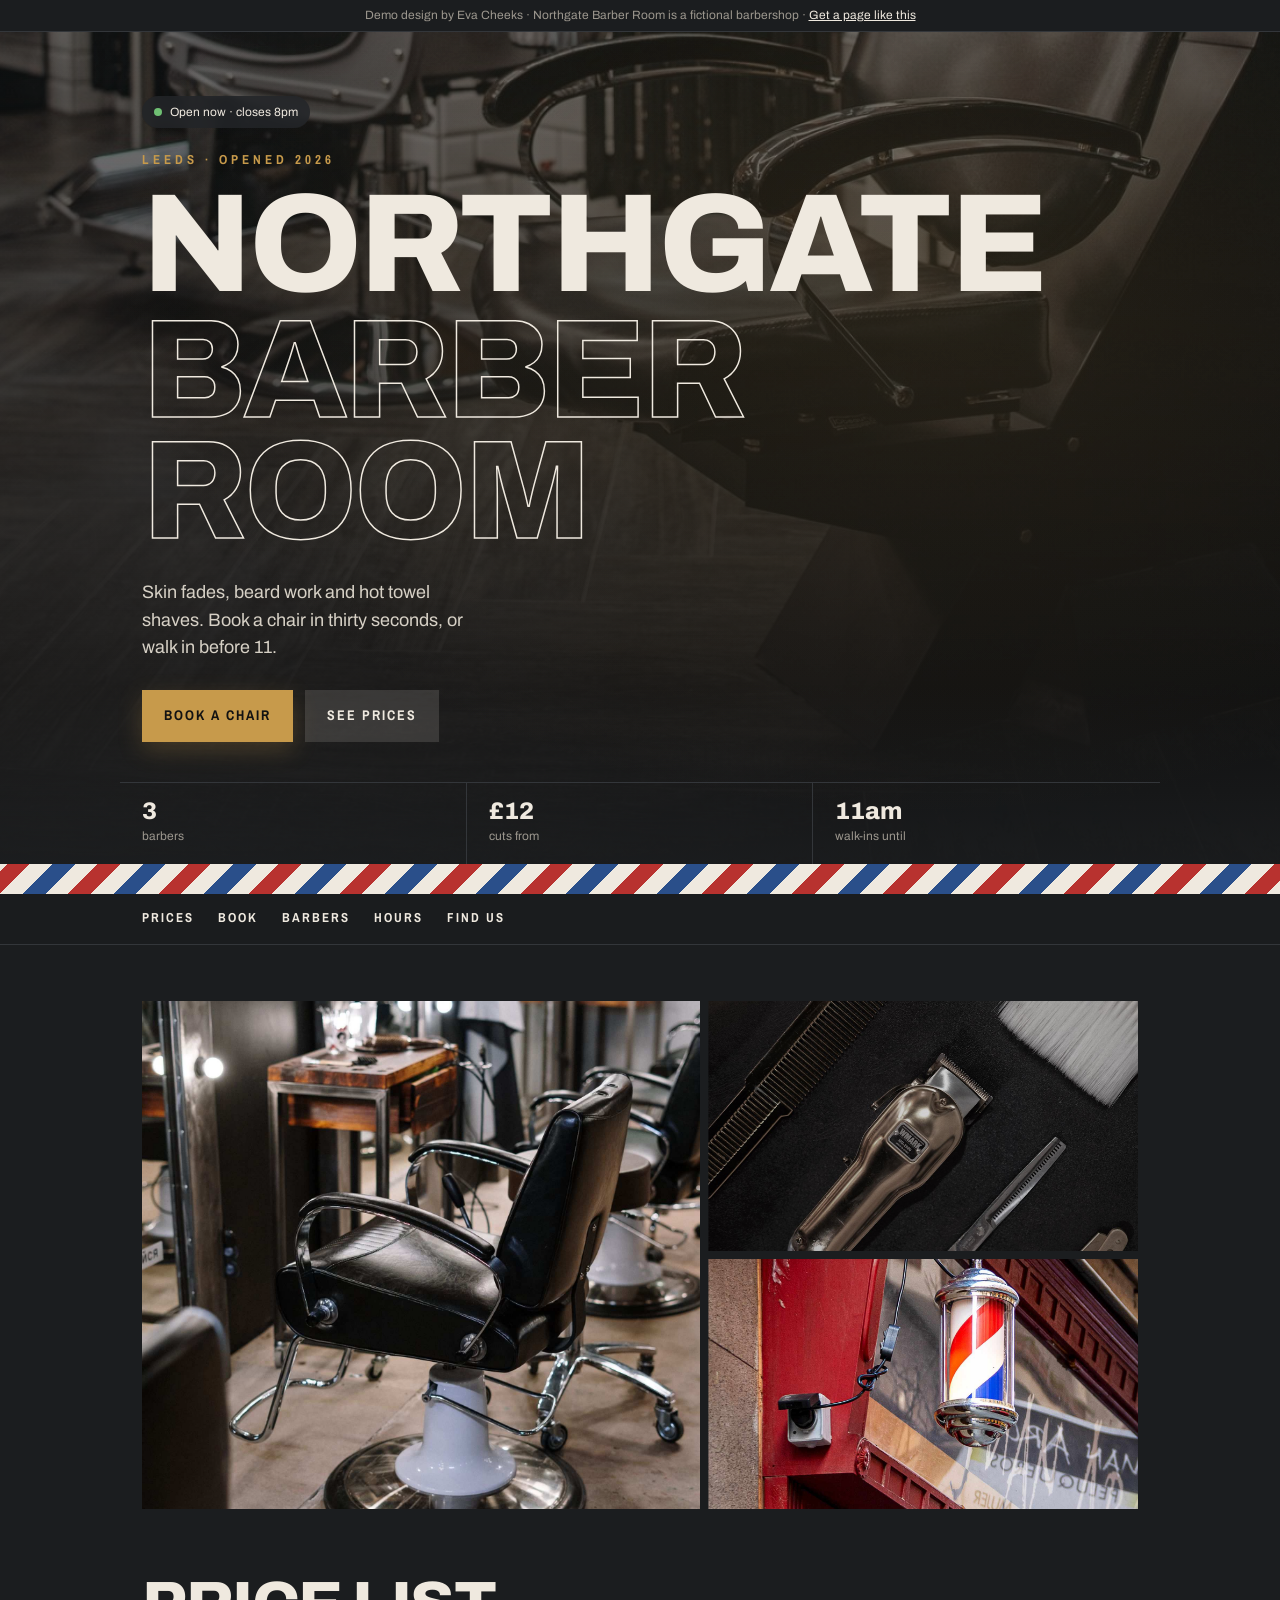
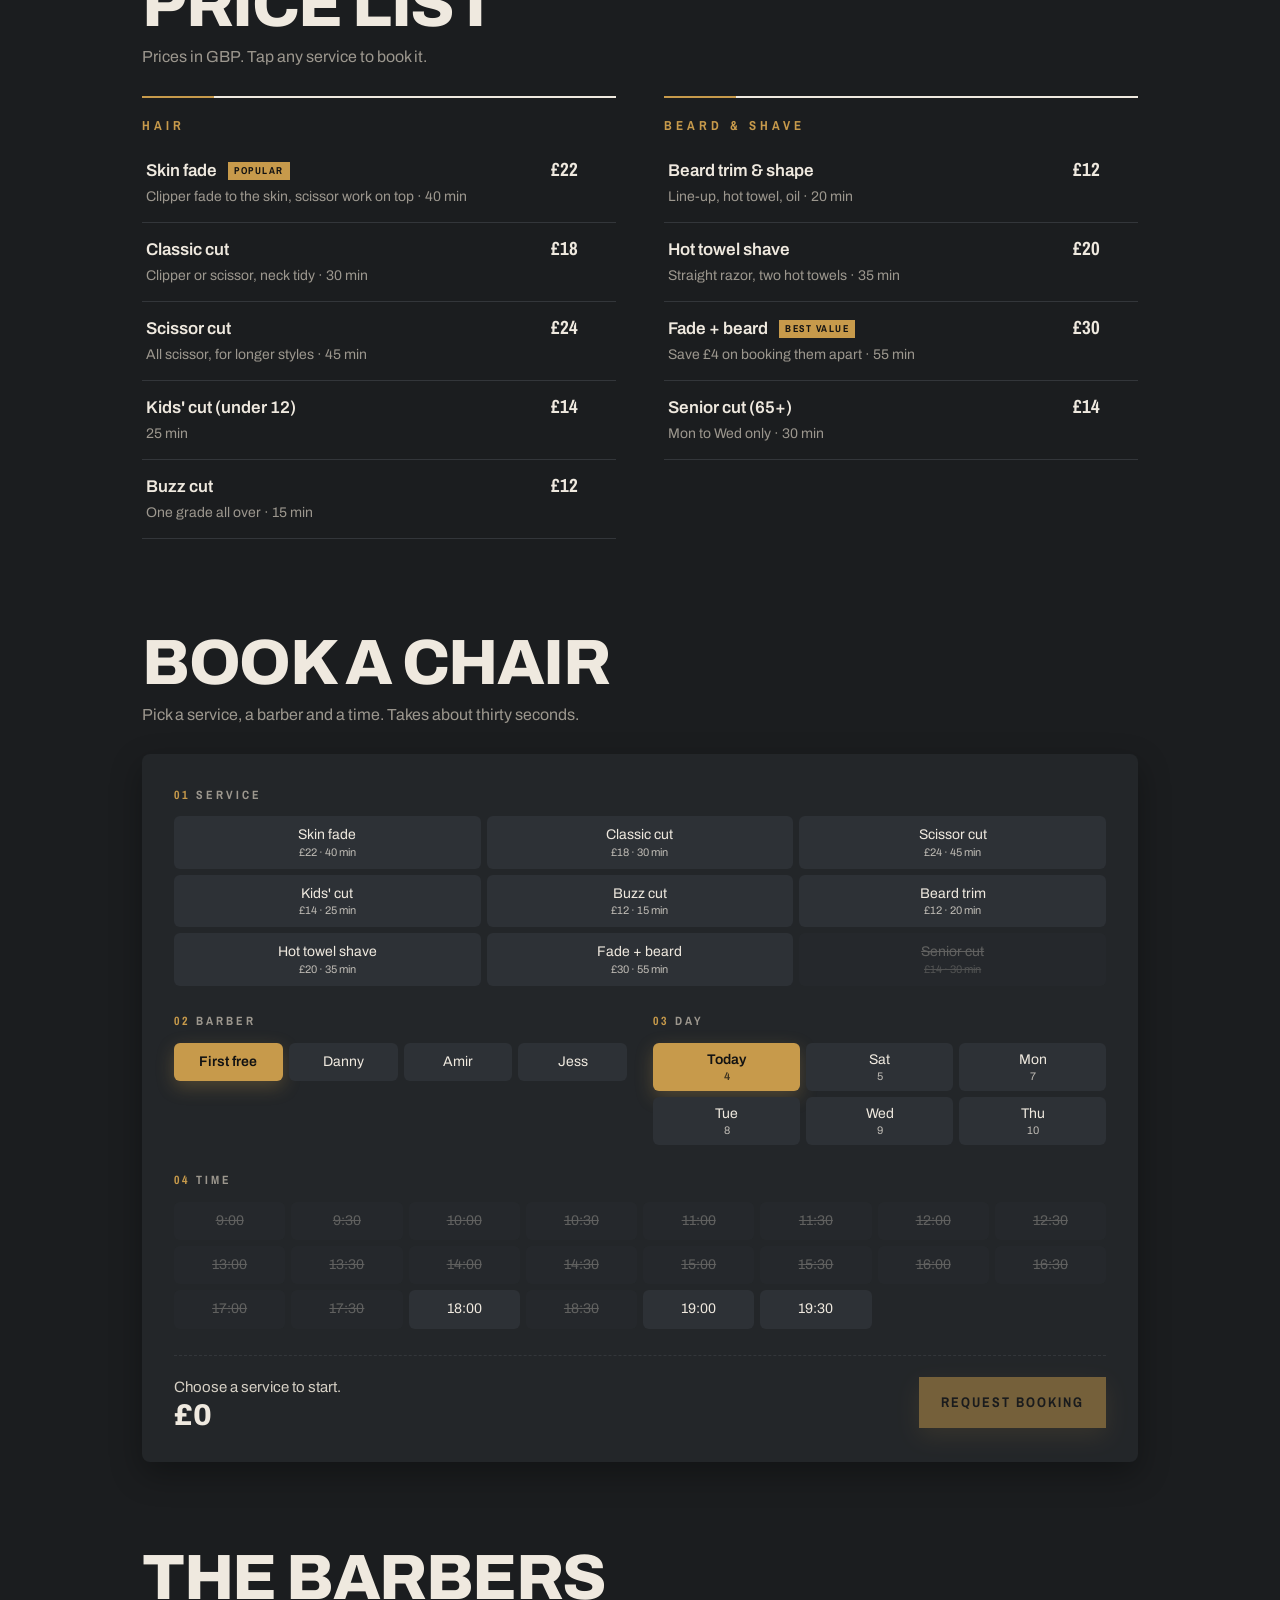
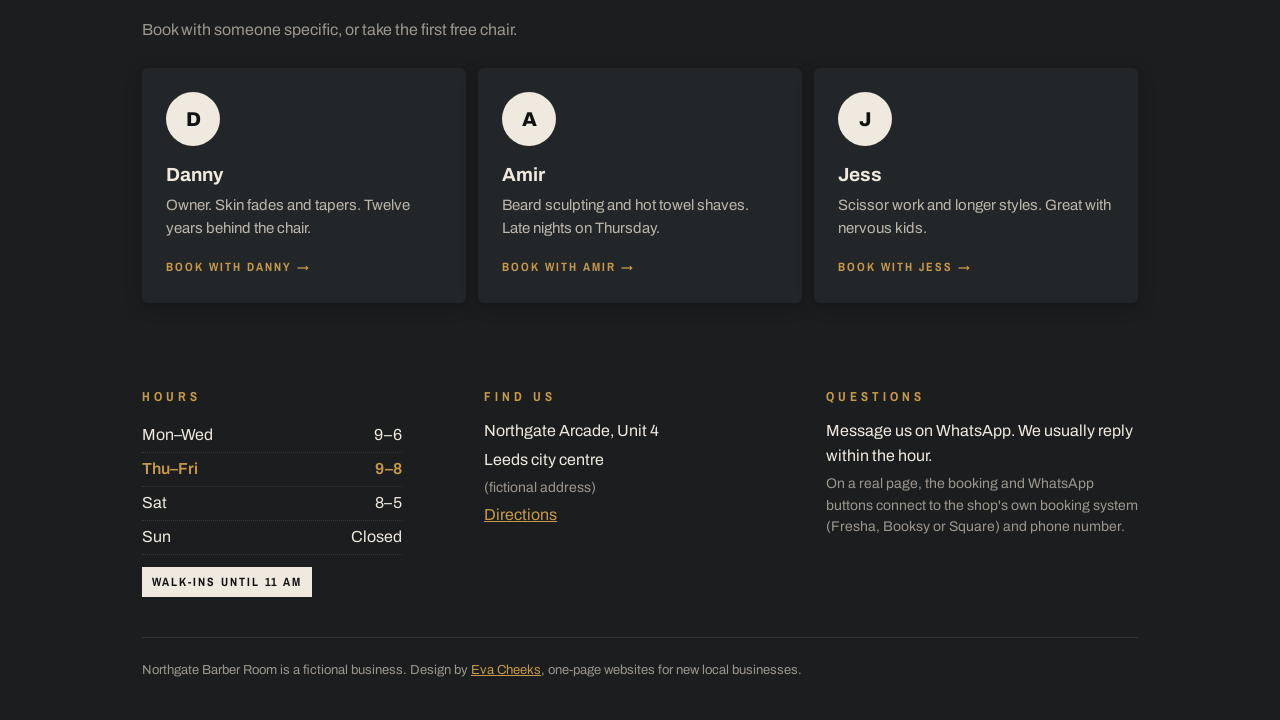
<file: demo/northgate-barber-room/index.html>
<!DOCTYPE html>
<html lang="en">
<head>
<meta charset="utf-8">
<meta name="viewport" content="width=device-width, initial-scale=1">
<title>Northgate Barber Room · Leeds (demo design)</title>
<meta name="description" content="Demo one-page website for Northgate Barber Room, a fictional barbershop in Leeds. Service prices, barbers, and slot request picker by Eva Cheeks.">
<meta name="robots" content="noindex">
<link rel="canonical" href="https://evacheecks.github.io/demo/northgate-barber-room/">
<meta property="og:title" content="Northgate Barber Room · Leeds (demo design)">
<meta property="og:description" content="Skin fades, beard work, and hot towel shaves. Sample one-page barbershop website by Eva Cheeks.">
<meta property="og:type" content="website">
<meta property="og:url" content="https://evacheecks.github.io/demo/northgate-barber-room/">
<meta property="og:image" content="https://evacheecks.github.io/demo/northgate-barber-room/img/hero.jpg">
<meta name="twitter:card" content="summary_large_image">
<link rel="preconnect" href="https://fonts.googleapis.com">
<link rel="preconnect" href="https://fonts.gstatic.com" crossorigin>
<link href="https://fonts.googleapis.com/css2?family=Archivo:wght@400;600;800&family=Archivo+Narrow:wght@500;700&display=swap" rel="stylesheet">
<style>
  :root { --ink: #121212; --char: #1b1d1f; --card: #232629; --bone: #efe9df; --brass: #c79a4b; --brass2: #e0b764; --muted: #9c978e; --line: #33363a; --ok: #6fbf73; --ease-expo: cubic-bezier(.16, 1, .3, 1); --ease-spring: cubic-bezier(.22, 1.32, .36, 1); }
  * { box-sizing: border-box; }
  html { scroll-behavior: smooth; }
  body { margin: 0; background: var(--char); color: var(--bone); font: 16px/1.55 "Archivo", system-ui, sans-serif; padding-bottom: 64px; overflow-x: hidden; }
  .sr-only { position: absolute; width: 1px; height: 1px; padding: 0; margin: -1px; overflow: hidden; clip: rect(0,0,0,0); border: 0; }
  a { color: var(--brass); }
  button { font: inherit; color: inherit; }
  .note { font-size: 12px; text-align: center; padding: 6px 12px; color: var(--muted); border-bottom: 1px solid var(--line); }
  .note a { color: var(--bone); }
  .narrow { font-family: "Archivo Narrow", sans-serif; font-weight: 700; letter-spacing: 2px; text-transform: uppercase; }

  /* Hero: photo if present, typographic either way */
  .hero { position: relative; overflow: hidden; background: #151617; }
  .hero-bg { position: absolute; inset: -8% 0; background: url("img/hero.jpg") center/cover no-repeat; opacity: .56; will-change: transform; animation: drift 3.4s var(--ease-expo) both; }
  .hero::before { content: ""; position: absolute; inset: 0; z-index: 1; background: linear-gradient(180deg, rgba(18,18,18,.22) 0%, rgba(18,18,18,.84) 76%, var(--char) 100%); }
  .hero::after { content: ""; position: absolute; inset: 0; z-index: 1; pointer-events: none; background: radial-gradient(ellipse at 72% 28%, rgba(199,154,75,.16), transparent 62%); opacity: .85; animation: brassGlow 8s ease-in-out infinite alternate; }
  @keyframes brassGlow { from { opacity: .55; transform: scale(1); } to { opacity: 1; transform: scale(1.06); } }
  .hero .in { position: relative; z-index: 2; max-width: 1040px; margin: 0 auto; padding: 64px 22px 0; }
  .status { display: inline-flex; align-items: center; gap: 8px; font-size: 12px; padding: 7px 12px; border: 0; background: rgba(35,38,41,.84); backdrop-filter: blur(8px); border-radius: 99px; margin-bottom: 22px; }
  .dot { width: 8px; height: 8px; border-radius: 50%; background: var(--muted); }
  .dot.open { background: var(--ok); box-shadow: 0 0 0 0 rgba(111,191,115,.6); animation: pulse 2s infinite; }
  @keyframes pulse { 70% { box-shadow: 0 0 0 9px rgba(111,191,115,0); } 100% { box-shadow: 0 0 0 0 rgba(111,191,115,0); } }
  .tag { font-size: 13px; color: var(--brass); margin: 0 0 14px; letter-spacing: 4px; }
  h1 { font: 800 clamp(46px, 13vw, 140px)/.86 "Archivo", sans-serif; letter-spacing: -3px; margin: 0; text-transform: uppercase; }
  .mask-line { display: block; overflow: hidden; padding-bottom: .04em; }
  .mask-line > span { display: block; animation: clipSlide .95s var(--ease-expo) both; animation-delay: var(--md, .12s); }
  .mask-line.outline > span { color: transparent; -webkit-text-stroke: 1.5px var(--bone); }
  @keyframes clipSlide { from { opacity: 0; transform: translateY(108%); } to { opacity: 1; transform: translateY(0); } }
  .sub { max-width: 34ch; font-size: 18px; color: #d6d0c5; margin: 22px 0 28px; }
  .cta-row { display: flex; flex-wrap: wrap; gap: 12px; margin-bottom: 40px; }
  .btn { position: relative; overflow: hidden; display: inline-flex; align-items: center; justify-content: center; gap: 8px; padding: 15px 22px; font-size: 14px; text-decoration: none; border: 0; color: var(--bone); background: rgba(239,233,223,.14); cursor: pointer; transition: background .25s var(--ease-expo), color .25s, transform .3s var(--ease-spring), box-shadow .3s var(--ease-expo); }
  .btn.solid { background: var(--brass); color: var(--ink); box-shadow: 0 8px 24px rgba(199,154,75,.24); }
  .btn.solid::after { content: ""; position: absolute; inset: 0; background: linear-gradient(110deg, transparent 22%, rgba(255,255,255,.42) 50%, transparent 78%); transform: translateX(-140%); transition: transform .75s var(--ease-expo); pointer-events: none; }
  .btn.solid:hover:not(:disabled)::after { transform: translateX(140%); }
  .btn:hover:not(:disabled) { transform: translateY(-2px); background: rgba(239,233,223,.22); }
  .btn.solid:hover:not(:disabled) { background: var(--brass2); box-shadow: 0 12px 30px rgba(199,154,75,.34); }
  .btn:active:not(:disabled) { transform: translateY(0) scale(.97); }
  .facts { display: grid; grid-template-columns: repeat(3, 1fr); border-top: 1px solid var(--line); margin: 0 -22px; }
  .facts div { padding: 16px 22px; border-right: 1px solid var(--line); transition: background .25s var(--ease-expo); }
  .facts div:hover { background: rgba(239,233,223,.03); }
  .facts div:last-child { border-right: 0; }
  .facts b { display: block; font: 800 24px/1 "Archivo", sans-serif; font-variant-numeric: tabular-nums; }
  .facts span { font-size: 12px; color: var(--muted); }
  .stripe { position: relative; z-index: 2; height: 30px; background: repeating-linear-gradient(-45deg, #b8322f 0 16px, var(--bone) 16px 32px, #2a4f8a 32px 48px, var(--bone) 48px 64px); background-size: 181px 30px; animation: pole 6s linear infinite; }
  @keyframes pole { to { background-position: 181px 0; } }

  nav { position: sticky; top: 0; z-index: 4; background: rgba(27,29,31,.92); backdrop-filter: blur(12px); -webkit-backdrop-filter: blur(12px); border-bottom: 1px solid var(--line); }
  .nav-progress { position: absolute; left: 0; bottom: -1px; height: 2px; width: 100%; background: var(--brass); transform-origin: left center; transform: scaleX(0); pointer-events: none; will-change: transform; }
  nav .in { max-width: 1040px; margin: 0 auto; display: flex; gap: 24px; padding: 14px 22px; font-size: 13px; overflow-x: auto; white-space: nowrap; scrollbar-width: none; }
  nav .in::-webkit-scrollbar { display: none; }
  nav a { position: relative; color: var(--bone); text-decoration: none; padding-bottom: 2px; transition: color .2s var(--ease-expo); }
  nav a::after { content: ""; position: absolute; left: 0; right: 0; bottom: -2px; height: 2px; background: var(--brass); transform: scaleX(0); transform-origin: left center; transition: transform .3s var(--ease-expo); }
  nav a:hover, nav a.active { color: var(--brass); }
  nav a.active::after { transform: scaleX(1); }

  .wrap { max-width: 1040px; margin: 0 auto; padding: 0 22px; }
  section { scroll-margin-top: 60px; }
  h2 { font: 800 clamp(36px, 8vw, 64px)/1 "Archivo", sans-serif; letter-spacing: -1.5px; text-transform: uppercase; margin: 0 0 8px; }
  .kicker { color: var(--muted); margin: 0 0 26px; }

  /* Gallery (only shown when photos load) */
  .gallery { display: none; grid-template-columns: 1.3fr 1fr; grid-auto-rows: 150px; gap: 8px; padding-top: 56px; }
  .gallery.has { display: grid; }
  .gallery figure { margin: 0; overflow: hidden; background: var(--card); }
  .gallery figure.curtain { clip-path: inset(12% 0 0 0); opacity: 0; transform: translateY(18px); transition: clip-path 1s var(--ease-expo), opacity .8s var(--ease-expo), transform 1s var(--ease-expo); transition-delay: var(--d, 0s); }
  .gallery figure.curtain.in { clip-path: inset(0 0 0 0); opacity: 1; transform: none; }
  .gallery img { width: 100%; height: 100%; object-fit: cover; display: block; transform: scale(1.06); transition: transform 1.2s var(--ease-expo); }
  .gallery figure.curtain.in img { transform: scale(1); }
  .gallery figure:hover img { transform: scale(1.05); }
  .gallery .tall { grid-row: span 2; }

  /* Price list */
  #prices { padding: 64px 0 20px; }
  .cat { position: relative; border-top: 2px solid var(--bone); padding: 18px 0 8px; }
  .cat::before { content: ""; position: absolute; left: 0; top: -2px; width: 72px; height: 2px; background: var(--brass); transform: scaleX(0); transform-origin: left center; transition: transform .8s var(--ease-expo) .15s; }
  .cat.in::before { transform: scaleX(1); }
  .cat h3 { font-size: 13px; color: var(--brass); margin: 0 0 8px; letter-spacing: 4px; }
  .svc { position: relative; width: 100%; text-align: left; background: none; border: 0; border-bottom: 1px solid var(--line); display: grid; grid-template-columns: 1fr auto; gap: 2px 16px; padding: 14px 8px 14px 4px; cursor: pointer; transition: padding-left .3s var(--ease-expo), background .28s var(--ease-expo); }
  .svc::before { content: ""; position: absolute; left: 0; top: 8px; bottom: 8px; width: 3px; background: var(--brass); transform: scaleY(0); transform-origin: center; transition: transform .28s var(--ease-spring); }
  .svc:hover, .svc:focus-visible { padding-left: 14px; background: rgba(239,233,223,.04); outline: none; }
  .svc:hover::before, .svc:focus-visible::before { transform: scaleY(1); }
  .svc b { font-weight: 600; font-size: 17px; transition: color .2s; }
  .svc:hover b { color: #fff; }
  .svc .p { font: 700 19px/1.2 "Archivo Narrow", sans-serif; font-variant-numeric: tabular-nums; transition: color .22s, transform .28s var(--ease-spring); }
  .svc:hover .p { color: var(--brass2); transform: translateX(-2px); }
  .svc i { font-style: normal; font-size: 14px; color: var(--muted); }
  .svc .go { font-size: 12px; color: var(--brass); opacity: 0; transform: translateX(-8px); transition: opacity .24s var(--ease-expo), transform .28s var(--ease-expo); text-align: right; }
  .svc:hover .go, .svc:focus-visible .go { opacity: 1; transform: translateX(0); }
  .popular { display: inline-block; margin-left: 8px; font: 700 10px/1 "Archivo Narrow", sans-serif; letter-spacing: 1.5px; text-transform: uppercase; color: var(--ink); background: var(--brass); padding: 4px 6px; vertical-align: 2px; }

  /* Booking picker */
  #book { padding: 64px 0 20px; }
  .booker { background: var(--card); border: 0; border-radius: 8px; padding: 18px 14px; display: grid; grid-template-columns: minmax(0, 1fr); gap: 26px; box-shadow: 0 12px 32px rgba(0,0,0,.32); }
  .step { min-width: 0; }
  .step h3 { margin: 0 0 12px; font-size: 12px; color: var(--muted); letter-spacing: 3px; }
  .step h3 em { font-style: normal; color: var(--brass); margin-right: 6px; }
  .chips { display: grid; grid-template-columns: repeat(2, minmax(0, 1fr)); gap: 6px; }
  #barberChips { grid-template-columns: repeat(4, minmax(0, 1fr)); }
  .chip { min-width: 0; border: 0; border-radius: 6px; background: #2d3136; padding: 10px 8px; cursor: pointer; font-size: 14px; line-height: 1.3; text-align: center; transition: background .22s var(--ease-expo), color .22s, transform .22s var(--ease-spring), box-shadow .22s; }
  .chip:hover:not(:disabled) { background: #363b42; transform: translateY(-1px); }
  .chip:active:not(:disabled) { transform: scale(.96); }
  .chip.on { background: var(--brass); color: var(--ink); font-weight: 600; box-shadow: 0 6px 18px rgba(199,154,75,.28); animation: chipPop .32s var(--ease-spring); }
  @keyframes chipPop { 0% { transform: scale(.94); } 65% { transform: scale(1.03); } 100% { transform: scale(1); } }
  .chip.slot-in { animation: slotIn .38s var(--ease-expo) both; animation-delay: var(--sd, 0s); }
  @keyframes slotIn { from { opacity: 0; transform: translateY(7px) scale(.96); } to { opacity: 1; transform: none; } }
  .chip:disabled { opacity: .3; text-decoration: line-through; cursor: not-allowed; }
  .chip small { display: block; font-size: 11px; opacity: .75; }
  .days { display: grid; grid-template-columns: repeat(3, minmax(0, 1fr)); gap: 6px; }
  .days .chip { padding: 8px 4px; }
  .times { display: grid; grid-template-columns: repeat(4, minmax(0, 1fr)); gap: 6px; }
  .times .chip { padding: 10px 2px; }
  .times .muted { grid-column: 1 / -1; }
  .summary { border-top: 1px dashed var(--line); padding-top: 20px; display: grid; gap: 14px; }
  .summary .line { font-size: 15px; color: #d6d0c5; min-height: 24px; }
  .summary .total { font: 800 30px/1 "Archivo", sans-serif; font-variant-numeric: tabular-nums; }
  .summary .total.pop { animation: totalPop .36s var(--ease-spring); }
  @keyframes totalPop { 0% { transform: scale(.92); color: var(--brass2); } 55% { transform: scale(1.05); } 100% { transform: scale(1); } }
  .summary .total small { font: 400 14px "Archivo", sans-serif; color: var(--muted); margin-left: 6px; }
  .confirm { display: none; background: rgba(111,191,115,.16); border: 0; border-radius: 6px; padding: 14px 16px; font-size: 15px; }
  .confirm.show { display: block; animation: rise .5s var(--ease-expo) both; }

  /* Barbers */
  #team { padding: 64px 0 20px; }
  .team { display: grid; gap: 12px; }
  .barber { background: var(--card); padding: 24px; border: 0; border-radius: 6px; box-shadow: 0 4px 18px rgba(0,0,0,.22); transition: background .28s var(--ease-expo), transform .36s var(--ease-spring), box-shadow .36s var(--ease-expo); }
  .barber:hover { background: #292d31; transform: translateY(-5px); box-shadow: 0 14px 32px rgba(0,0,0,.36); }
  .mono { width: 54px; height: 54px; border-radius: 50%; display: grid; place-items: center; background: var(--bone); color: var(--ink); font: 800 20px/1 "Archivo", sans-serif; margin-bottom: 14px; transition: background .28s var(--ease-expo), transform .38s var(--ease-spring); }
  .barber:hover .mono { background: var(--brass); transform: scale(1.06) rotate(-4deg); }
  .barber h3 { margin: 0 0 4px; font-size: 19px; }
  .barber p { margin: 0 0 14px; color: #bdb7ac; font-size: 15px; }
  .barber button { background: none; border: 0; padding: 0; color: var(--brass); cursor: pointer; font-size: 12px; letter-spacing: 2px; transition: letter-spacing .25s var(--ease-expo), color .2s; }
  .barber:hover button { letter-spacing: 2.6px; color: var(--brass2); }

  /* Visit */
  #visit { padding: 64px 0 40px; display: grid; gap: 30px; }
  #visit h3 { font-size: 13px; color: var(--brass); margin: 0 0 12px; letter-spacing: 4px; }
  #visit p { margin: 0 0 4px; }
  .hours div { display: flex; justify-content: space-between; max-width: 260px; padding: 4px 0; border-bottom: 1px dotted var(--line); }
  .hours div.today { color: var(--brass); font-weight: 600; }
  .muted { color: var(--muted); font-size: 14px; }
  .walkin { margin-top: 12px; display: inline-block; background: var(--bone); color: var(--ink); padding: 6px 10px; font-size: 12px; }
  footer { border-top: 1px solid var(--line); padding: 22px 0 40px; font-size: 13px; color: var(--muted); }

  /* Sticky bar */
  .bar { position: fixed; left: 0; right: 0; bottom: 0; z-index: 5; display: grid; grid-template-columns: 1fr 1.4fr; background: var(--ink); border-top: 1px solid var(--line); transform: translateY(100%); transition: transform .4s var(--ease-expo); }
  .bar.show { transform: none; }
  .bar a { text-align: center; padding: 18px 10px; font-size: 14px; text-decoration: none; color: var(--bone); }
  .bar a.book { position: relative; overflow: hidden; background: var(--brass); color: var(--ink); }
  .bar a.book::after { content: ""; position: absolute; inset: 0; background: linear-gradient(110deg, transparent 25%, rgba(255,255,255,.35) 50%, transparent 75%); transform: translateX(-140%); animation: barSheen 5s var(--ease-expo) 2s infinite; pointer-events: none; }
  @keyframes barSheen { 0%, 72% { transform: translateX(-140%); } 100% { transform: translateX(140%); } }

  @media (min-width: 820px) {
    .cols { display: grid; grid-template-columns: 1fr 1fr; gap: 0 48px; }
    .team { grid-template-columns: repeat(3, 1fr); }
    #visit { grid-template-columns: 1fr 1fr 1fr; }
    .booker { grid-template-columns: minmax(0, 1fr) minmax(0, 1fr); padding: 32px; }
    #svcChips { grid-template-columns: repeat(3, minmax(0, 1fr)); }
    .times { grid-template-columns: repeat(8, minmax(0, 1fr)); }
    .booker .full { grid-column: 1 / -1; }
    .summary { grid-template-columns: 1fr auto; align-items: center; }
    .bar { display: none; }
    body { padding-bottom: 0; }
    .gallery { grid-auto-rows: 250px; }
  }

  /* Motion */
  @keyframes rise { from { opacity: 0; transform: translateY(26px); filter: blur(5px); } to { opacity: 1; transform: none; filter: blur(0); } }
  @keyframes drift { from { transform: scale(1.13); } to { transform: scale(1.02); } }
  .hero-anim > *:not(h1) { animation: rise .95s var(--ease-expo) both; }
  .hero-anim > *:nth-child(2) { animation-delay: .06s; }
  .hero-anim > *:nth-child(4) { animation-delay: .28s; }
  .hero-anim > *:nth-child(5) { animation-delay: .36s; }
  .hero-anim > *:nth-child(6) { animation-delay: .46s; }
  .js .reveal { opacity: 0; transform: translateY(24px); filter: blur(4px); transition: opacity .82s var(--ease-expo), transform .82s var(--ease-expo), filter .7s var(--ease-expo); transition-delay: var(--d, 0s); }
  .js .reveal.in { opacity: 1; transform: none; filter: blur(0); }
  .flash { animation: flash .95s var(--ease-expo); }
  @keyframes flash { 0% { box-shadow: 0 0 0 0 rgba(199,154,75,.75), 0 12px 32px rgba(0,0,0,.32); } 100% { box-shadow: 0 0 0 16px rgba(199,154,75,0), 0 12px 32px rgba(0,0,0,.32); } }
  @media (prefers-reduced-motion: reduce) {
    *, *::before, *::after { animation: none !important; transition: none !important; }
    .js .reveal, .gallery figure.curtain { opacity: 1; transform: none; filter: none; clip-path: none; }
  }
</style>
</head>
<body>
<div class="note">Demo design by Eva Cheeks · Northgate Barber Room is a fictional barbershop · <a href="../../">Get a page like this</a></div>

<header class="hero">
  <div class="hero-bg" id="heroBg" aria-hidden="true"></div>
  <div class="in hero-anim">
    <div class="status"><span class="dot" id="dot"></span><span id="status" aria-live="polite">Open today 9–6</span></div>
    <p class="tag narrow">Leeds · Opened 2026</p>
    <h1><span class="mask-line"><span style="--md:.1s">Northgate</span></span><span class="mask-line outline"><span style="--md:.22s">Barber Room</span></span></h1>
    <p class="sub">Skin fades, beard work and hot towel shaves. Book a chair in thirty seconds, or walk in before 11.</p>
    <div class="cta-row"><a class="btn solid narrow" href="#book">Book a chair</a><a class="btn narrow" href="#prices">See prices</a></div>
    <div class="facts"><div><b data-count="3">3</b><span>barbers</span></div><div><b data-count="12" data-prefix="£">£12</b><span>cuts from</span></div><div><b data-count="11" data-suffix="am">11am</b><span>walk-ins until</span></div></div>
  </div>
  <div class="stripe" aria-hidden="true"></div>
</header>

<nav><div class="nav-progress" id="navProgress" aria-hidden="true"></div><div class="in narrow">
  <a href="#prices">Prices</a><a href="#book">Book</a><a href="#team">Barbers</a><a href="#visit">Hours</a><a href="#visit">Find us</a>
</div></nav>

<main class="wrap">
  <div class="gallery" id="gallery">
    <figure class="tall curtain reveal"><img src="img/chair.jpg" alt="Barber chair by the mirror" width="1600" height="2400" decoding="async"></figure>
    <figure class="curtain reveal" style="--d:.1s"><img src="img/tools.jpg" alt="Clippers and combs on the counter" width="1600" height="1376" decoding="async"></figure>
    <figure class="curtain reveal" style="--d:.2s"><img src="img/shop.jpg" alt="Inside the shop" width="1600" height="2400" decoding="async"></figure>
  </div>

  <section id="prices">
    <h2 class="reveal">Price list</h2>
    <p class="kicker reveal">Prices in GBP. Tap any service to book it.</p>
    <div class="cols">
      <div class="cat reveal" data-stagger=".svc">
        <h3 class="narrow">Hair</h3>
        <button type="button" class="svc" data-svc="fade"><b>Skin fade <span class="popular">Popular</span></b><span class="p">£22</span><i>Clipper fade to the skin, scissor work on top · 40 min</i><span class="go narrow">Book →</span></button>
        <button type="button" class="svc" data-svc="classic"><b>Classic cut</b><span class="p">£18</span><i>Clipper or scissor, neck tidy · 30 min</i><span class="go narrow">Book →</span></button>
        <button type="button" class="svc" data-svc="scissor"><b>Scissor cut</b><span class="p">£24</span><i>All scissor, for longer styles · 45 min</i><span class="go narrow">Book →</span></button>
        <button type="button" class="svc" data-svc="kids"><b>Kids' cut (under 12)</b><span class="p">£14</span><i>25 min</i><span class="go narrow">Book →</span></button>
        <button type="button" class="svc" data-svc="buzz"><b>Buzz cut</b><span class="p">£12</span><i>One grade all over · 15 min</i><span class="go narrow">Book →</span></button>
      </div>
      <div class="cat reveal" style="--d:.1s" data-stagger=".svc">
        <h3 class="narrow">Beard &amp; shave</h3>
        <button type="button" class="svc" data-svc="beard"><b>Beard trim &amp; shape</b><span class="p">£12</span><i>Line-up, hot towel, oil · 20 min</i><span class="go narrow">Book →</span></button>
        <button type="button" class="svc" data-svc="shave"><b>Hot towel shave</b><span class="p">£20</span><i>Straight razor, two hot towels · 35 min</i><span class="go narrow">Book →</span></button>
        <button type="button" class="svc" data-svc="combo"><b>Fade + beard <span class="popular">Best value</span></b><span class="p">£30</span><i>Save £4 on booking them apart · 55 min</i><span class="go narrow">Book →</span></button>
        <button type="button" class="svc" data-svc="senior"><b>Senior cut (65+)</b><span class="p">£14</span><i>Mon to Wed only · 30 min</i><span class="go narrow">Book →</span></button>
      </div>
    </div>
  </section>

  <section id="book">
    <h2 class="reveal">Book a chair</h2>
    <p class="kicker reveal">Pick a service, a barber and a time. Takes about thirty seconds.</p>
    <div class="booker reveal">
      <div class="step full"><h3 class="narrow"><em>01</em>Service</h3><div class="chips" id="svcChips"></div></div>
      <div class="step"><h3 class="narrow"><em>02</em>Barber</h3><div class="chips" id="barberChips"></div></div>
      <div class="step"><h3 class="narrow"><em>03</em>Day</h3><div class="days" id="dayChips"></div></div>
      <div class="step full"><h3 class="narrow"><em>04</em>Time</h3><div class="times" id="timeChips"></div></div>
      <div class="summary full">
        <div><div class="line" id="sumLine" aria-live="polite">Choose a service to start.</div><div class="total" id="sumTotal">£0<small></small></div></div>
        <button type="button" class="btn solid narrow" id="confirmBtn" disabled style="opacity:.5">Request booking</button>
      </div>
      <div class="confirm full" id="confirmMsg" aria-live="polite"></div>
    </div>
  </section>

  <section id="team">
    <h2 class="reveal">The barbers</h2>
    <p class="kicker reveal">Book with someone specific, or take the first free chair.</p>
    <div class="team">
      <div class="barber reveal"><div class="mono">D</div><h3>Danny</h3><p>Owner. Skin fades and tapers. Twelve years behind the chair.</p><button type="button" class="narrow" data-barber="Danny">Book with Danny →</button></div>
      <div class="barber reveal" style="--d:.1s"><div class="mono">A</div><h3>Amir</h3><p>Beard sculpting and hot towel shaves. Late nights on Thursday.</p><button type="button" class="narrow" data-barber="Amir">Book with Amir →</button></div>
      <div class="barber reveal" style="--d:.2s"><div class="mono">J</div><h3>Jess</h3><p>Scissor work and longer styles. Great with nervous kids.</p><button type="button" class="narrow" data-barber="Jess">Book with Jess →</button></div>
    </div>
  </section>

  <section id="visit">
    <h2 class="sr-only">Visit &amp; Hours</h2>
    <div class="reveal">
      <h3 class="narrow">Hours</h3>
      <div class="hours" id="hours">
        <div data-d="1,2,3"><span>Mon–Wed</span><span>9–6</span></div>
        <div data-d="4,5"><span>Thu–Fri</span><span>9–8</span></div>
        <div data-d="6"><span>Sat</span><span>8–5</span></div>
        <div data-d="0"><span>Sun</span><span>Closed</span></div>
      </div>
      <span class="walkin narrow">Walk-ins until 11 am</span>
    </div>
    <div class="reveal" style="--d:.1s">
      <h3 class="narrow">Find us</h3>
      <p>Northgate Arcade, Unit 4</p>
      <p>Leeds city centre</p>
      <p class="muted">(fictional address)</p>
      <p><a href="https://www.google.com/maps/search/?api=1&amp;query=Leeds+city+centre">Directions</a></p>
    </div>
    <div class="reveal" style="--d:.2s">
      <h3 class="narrow">Questions</h3>
      <p>Message us on WhatsApp. We usually reply within the hour.</p>
      <p class="muted">On a real page, the booking and WhatsApp buttons connect to the shop's own booking system (Fresha, Booksy or Square) and phone number.</p>
    </div>
  </section>

  <footer>Northgate Barber Room is a fictional business. Design by <a href="../../">Eva Cheeks</a>, one-page websites for new local businesses.</footer>
</main>

<div class="bar narrow" id="bar">
  <a href="#visit">WhatsApp</a>
  <a class="book" href="#book">Book a chair</a>
</div>

<script>
  document.documentElement.classList.add('js');
  (function () {
    var reduced = window.matchMedia && window.matchMedia('(prefers-reduced-motion: reduce)').matches;

    // Scroll reveal
    var els = document.querySelectorAll('.reveal');
    var io = 'IntersectionObserver' in window ? new IntersectionObserver(function (entries) {
      entries.forEach(function (en) { if (en.isIntersecting) { en.target.classList.add('in'); io.unobserve(en.target); } });
    }, { threshold: 0.1, rootMargin: '0px 0px -36px 0px' }) : null;
    function watch(e) { if (io) io.observe(e); else e.classList.add('in'); }
    els.forEach(watch);
    document.querySelectorAll('[data-stagger]').forEach(function (g) {
      g.querySelectorAll(g.getAttribute('data-stagger')).forEach(function (row, i) {
        row.classList.add('reveal'); row.style.setProperty('--d', (i * 0.045) + 's'); watch(row);
      });
    });

    // Subtle hero stat count-up
    if (!reduced) {
      document.querySelectorAll('[data-count]').forEach(function (el) {
        var target = parseInt(el.getAttribute('data-count'), 10);
        var pre = el.getAttribute('data-prefix') || '';
        var suf = el.getAttribute('data-suffix') || '';
        if (!target) return;
        var start = performance.now(), dur = 760;
        function tick(nowTs) {
          var p = Math.min(1, (nowTs - start) / dur);
          var ease = 1 - Math.pow(1 - p, 3);
          el.textContent = pre + Math.max(1, Math.round(target * ease)) + suf;
          if (p < 1) requestAnimationFrame(tick);
        }
        setTimeout(function () { requestAnimationFrame(tick); }, 420);
      });
    }

    // Parallax hero + nav progress + scrollspy
    var heroBg = document.getElementById('heroBg');
    var navProg = document.getElementById('navProgress');
    var navLinks = Array.prototype.slice.call(document.querySelectorAll('nav a[href^="#"]'));
    var secIds = ['prices', 'book', 'team', 'visit'];
    var secs = secIds.map(function (id) { return document.getElementById(id); }).filter(Boolean);
    var ticking = false;
    function onScroll() {
      ticking = false;
      var y = window.scrollY || window.pageYOffset || 0;
      var max = Math.max(1, document.documentElement.scrollHeight - window.innerHeight);
      if (navProg) navProg.style.transform = 'scaleX(' + Math.min(1, Math.max(0, y / max)) + ')';
      if (heroBg && !reduced && y < 900) heroBg.style.transform = 'translate3d(0,' + (y * 0.22).toFixed(1) + 'px,0) scale(1.02)';
      var activeId = '';
      for (var i = 0; i < secs.length; i++) {
        if (secs[i].getBoundingClientRect().top <= 130) activeId = secs[i].id;
      }
      navLinks.forEach(function (a) { a.classList.toggle('active', a.getAttribute('href') === '#' + activeId); });
    }
    window.addEventListener('scroll', function () {
      if (!ticking) { ticking = true; requestAnimationFrame(onScroll); }
    }, { passive: true });
    onScroll();

    // Gallery shows only if its photos load
    var gal = document.getElementById('gallery'), imgs = gal.querySelectorAll('img'), ok = 0;
    imgs.forEach(function (im) {
      im.addEventListener('load', function () { if (++ok === imgs.length) gal.classList.add('has'); });
      if (im.complete && im.naturalWidth) im.dispatchEvent(new Event('load'));
    });

    // Helper: shop wall-clock time in Leeds (Europe/London)
    function shopNow() {
      try { return new Date(new Date().toLocaleString('en-US', { timeZone: 'Europe/London' })); }
      catch (e) { return new Date(); }
    }

    // Open / closed status (Leeds shop time)
    var HOURS = { 0: null, 1: [9, 18], 2: [9, 18], 3: [9, 18], 4: [9, 20], 5: [9, 20], 6: [8, 17] };
    var DAYN = ['Sun', 'Mon', 'Tue', 'Wed', 'Thu', 'Fri', 'Sat'];
    function fmt(h) { return (h > 12 ? h - 12 : h) + (h >= 12 ? 'pm' : 'am'); }
    var now = shopNow(), d = now.getDay(), h = now.getHours() + now.getMinutes() / 60, st = document.getElementById('status');
    var t = HOURS[d];
    if (t && h >= t[0] && h < t[1]) { document.getElementById('dot').classList.add('open'); st.textContent = 'Open now · closes ' + fmt(t[1]); }
    else {
      var n = d, k = 0; do { n = (n + 1) % 7; k++; } while (!HOURS[n]);
      if (t && h < t[0]) st.textContent = 'Closed · opens today ' + fmt(t[0]);
      else st.textContent = 'Closed · opens ' + (k === 1 ? 'tomorrow' : DAYN[n]) + ' ' + fmt(HOURS[n][0]);
    }
    document.querySelectorAll('#hours div').forEach(function (r) { if (r.dataset.d.split(',').indexOf(String(d)) > -1) r.classList.add('today'); });

    // Booking picker
    var SVC = {
      fade: ['Skin fade', 22, 40], classic: ['Classic cut', 18, 30], scissor: ['Scissor cut', 24, 45], kids: ["Kids' cut", 14, 25], buzz: ['Buzz cut', 12, 15],
      beard: ['Beard trim', 12, 20], shave: ['Hot towel shave', 20, 35], combo: ['Fade + beard', 30, 55], senior: ['Senior cut', 14, 30]
    };
    var BARBERS = ['Any', 'Danny', 'Amir', 'Jess'];
    var sel = { svc: null, barber: 'Any', day: null, time: null };
    var lastPrice = -1;
    var $ = function (id) { return document.getElementById(id); };

    function chip(label, sub, on, click, disabled) {
      var b = document.createElement('button'); b.className = 'chip' + (on ? ' on' : ''); b.type = 'button';
      b.innerHTML = label + (sub ? '<small>' + sub + '</small>' : ''); if (disabled) b.disabled = true;
      b.addEventListener('click', click); return b;
    }
    // Deterministic "taken" slots so the demo looks lived-in
    function taken(day, slot, barber) { var s = day.getDate() * 7 + slot * 13 + barber.length * 5; return s % 5 === 0 || s % 7 === 0; }

    function days() {
      var out = [], x = shopNow(); x.setHours(0, 0, 0, 0);
      while (out.length < 6) { if (HOURS[x.getDay()]) out.push(new Date(x)); x.setDate(x.getDate() + 1); }
      return out;
    }
    var DAYS = days();
    // Start on today only if there's still time left to book; otherwise the next open day
    (function () {
      var n = shopNow(), td = HOURS[n.getDay()], late = !td || n.getHours() + n.getMinutes() / 60 > td[1] - 1.5;
      sel.day = (DAYS[0].toDateString() === n.toDateString() && late) ? DAYS[1] : DAYS[0];
    })();

    function render(waveTimes) {
      var curNow = shopNow();
      var sc = $('svcChips'); sc.innerHTML = '';
      Object.keys(SVC).forEach(function (k) {
        var isSenior = k === 'senior', dd = sel.day ? sel.day.getDay() : 1;
        sc.appendChild(chip(SVC[k][0], '£' + SVC[k][1] + ' · ' + SVC[k][2] + ' min', sel.svc === k, function () { sel.svc = k; sel.time = null; render(true); }, isSenior && dd > 3));
      });
      var bc = $('barberChips'); bc.innerHTML = '';
      BARBERS.forEach(function (n) { bc.appendChild(chip(n === 'Any' ? 'First free' : n, '', sel.barber === n, function () { sel.barber = n; sel.time = null; render(true); })); });
      var dc = $('dayChips'); dc.innerHTML = '';
      DAYS.forEach(function (x, i) {
        dc.appendChild(chip(i === 0 && x.toDateString() === curNow.toDateString() ? 'Today' : DAYN[x.getDay()], x.getDate(), sel.day && x.getTime() === sel.day.getTime(), function () {
          sel.day = x; sel.time = null; if (sel.svc === 'senior' && x.getDay() > 3) sel.svc = null; render(true);
        }));
      });
      var tc = $('timeChips'); tc.innerHTML = '';
      var hr = HOURS[sel.day.getDay()], isToday = sel.day.toDateString() === curNow.toDateString(), nowH = curNow.getHours() + curNow.getMinutes() / 60;
      var dur = sel.svc ? SVC[sel.svc][2] : 30, slot = 0, visIdx = 0;
      for (var m = hr[0] * 60; m + dur <= hr[1] * 60; m += 30, slot++) {
        (function (m, slot) {
          var label = Math.floor(m / 60) + ':' + (m % 60 ? '30' : '00');
          var past = isToday && m / 60 <= nowH + 0.25;
          var full = sel.barber === 'Any' ? (taken(sel.day, slot, 'Danny') && taken(sel.day, slot, 'Amir') && taken(sel.day, slot, 'Jess')) : taken(sel.day, slot, sel.barber);
          var btnSlot = chip(label, '', sel.time === label, function () { sel.time = label; render(false); }, past || full);
          if (waveTimes && !reduced) { btnSlot.classList.add('slot-in'); btnSlot.style.setProperty('--sd', (Math.min(visIdx, 12) * 0.024) + 's'); }
          visIdx++;
          tc.appendChild(btnSlot);
        })(m, slot);
      }
      if (!tc.children.length || Array.prototype.every.call(tc.children, function (c) { return c.disabled; })) {
        tc.innerHTML = '<span class="muted">No free times left on this day. Try another day.</span>';
      }
      // Summary
      var btn = $('confirmBtn'), ready = sel.svc && sel.time;
      var totEl = $('sumTotal');
      var curPrice = sel.svc ? SVC[sel.svc][1] : 0;
      if (sel.svc) {
        var s = SVC[sel.svc];
        $('sumLine').textContent = s[0] + ' with ' + (sel.barber === 'Any' ? 'the first free barber' : sel.barber) + ', ' + DAYN[sel.day.getDay()] + ' ' + sel.day.getDate() + (sel.time ? ' at ' + sel.time : ' (pick a time)');
        totEl.innerHTML = '£' + s[1] + '<small>' + s[2] + ' min · pay in the shop</small>';
      } else { $('sumLine').textContent = 'Choose a service to start.'; totEl.innerHTML = '£0<small></small>'; }
      if (curPrice !== lastPrice && lastPrice !== -1 && !reduced) {
        totEl.classList.remove('pop'); void totEl.offsetWidth; totEl.classList.add('pop');
      }
      lastPrice = curPrice;
      btn.disabled = !ready; btn.style.opacity = ready ? 1 : .5;
    }
    render(false);

    $('confirmBtn').addEventListener('click', function () {
      var m = $('confirmMsg');
      m.innerHTML = '<strong>Request sent.</strong> On a real page, this is where the shop\'s booking system confirms your slot and texts you a reminder. This is a demo, so nothing was booked.';
      m.classList.remove('show'); void m.offsetWidth; m.classList.add('show');
    });

    function goBook() { var b = document.querySelector('.booker'); document.getElementById('book').scrollIntoView({ behavior: 'smooth' }); b.classList.remove('flash'); void b.offsetWidth; b.classList.add('flash'); }
    document.querySelectorAll('.svc').forEach(function (b) { b.addEventListener('click', function () { sel.svc = b.dataset.svc; if (sel.svc === 'senior' && sel.day.getDay() > 3) sel.day = DAYS.filter(function (x) { return x.getDay() <= 3 && x.getDay() > 0; })[0] || sel.day; sel.time = null; render(true); goBook(); }); });
    document.querySelectorAll('[data-barber]').forEach(function (b) { b.addEventListener('click', function () { sel.barber = b.dataset.barber; sel.time = null; render(true); goBook(); }); });

    // Sticky bar appears after the hero
    var bar = $('bar'), hero = document.querySelector('.hero');
    if (io) new IntersectionObserver(function (e) { bar.classList.toggle('show', !e[0].isIntersecting); }).observe(hero); else bar.classList.add('show');
  })();
</script>
</body>
</html>
</file>
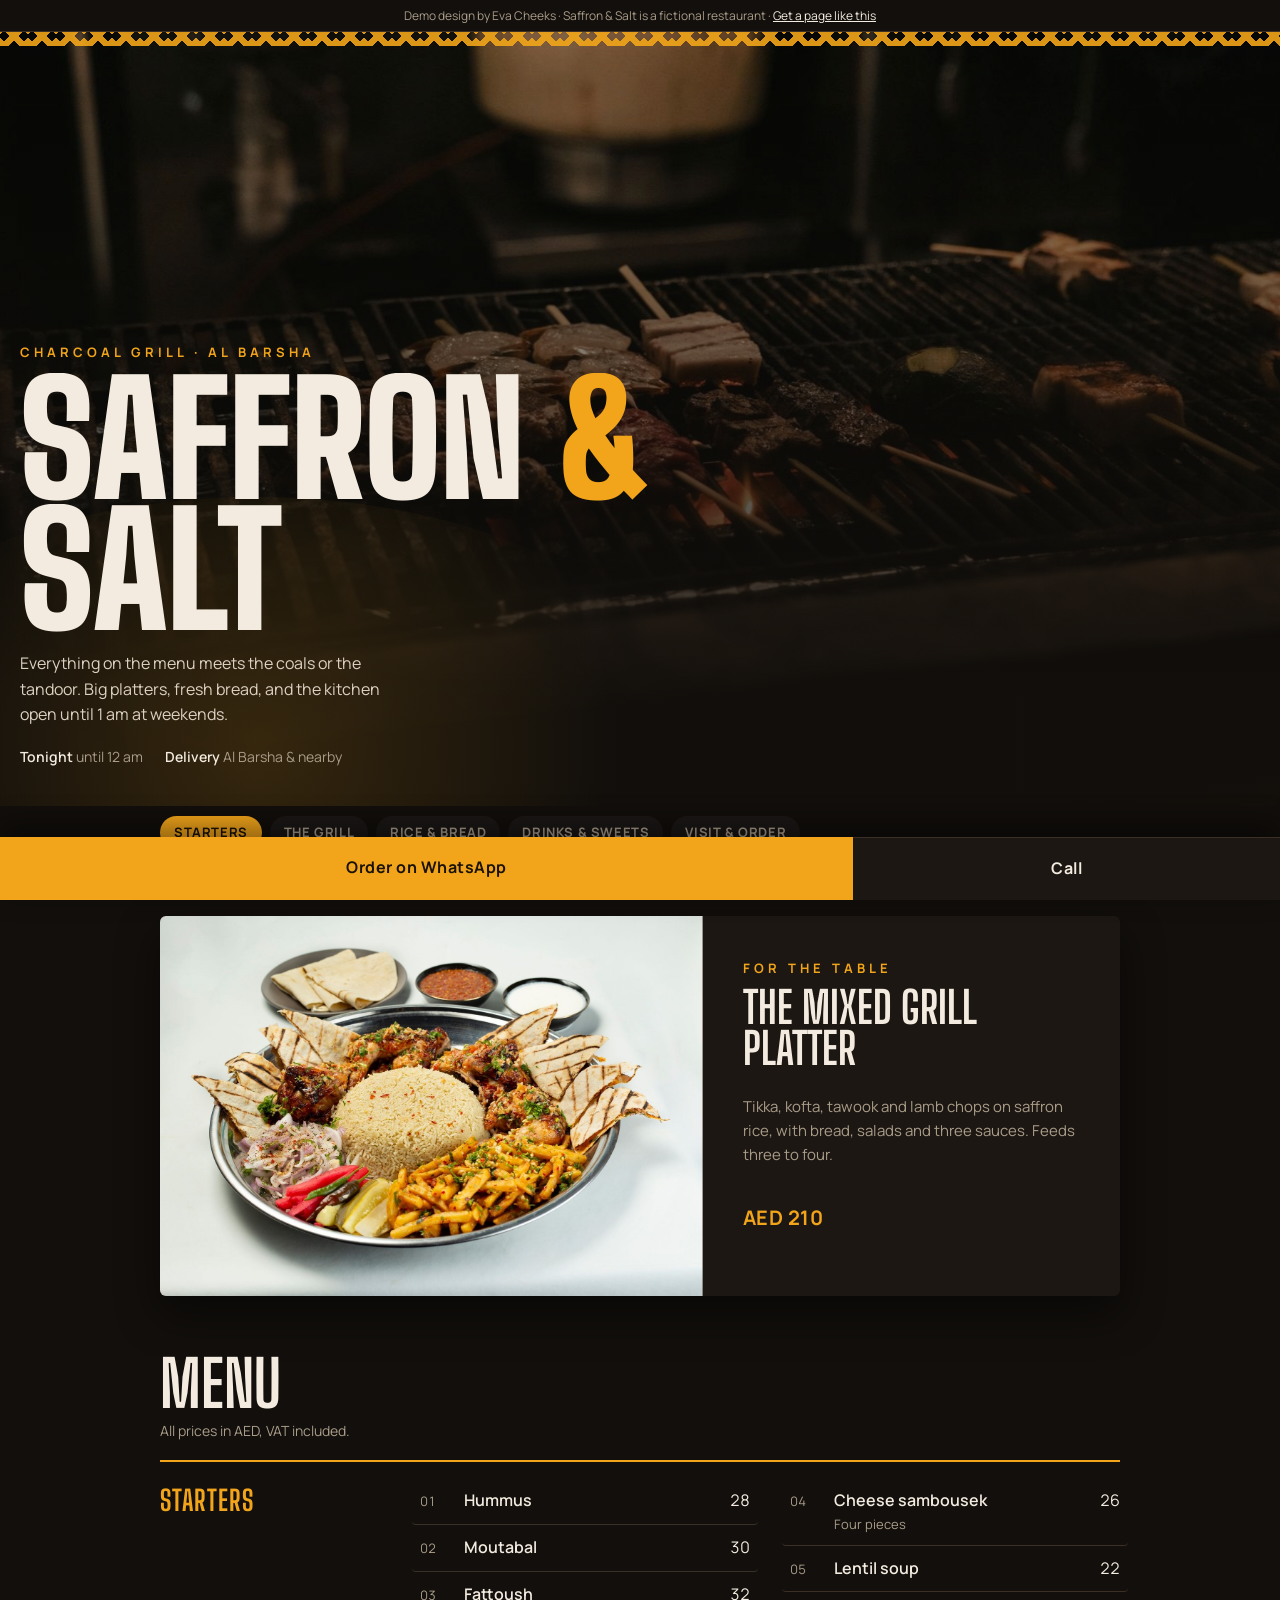
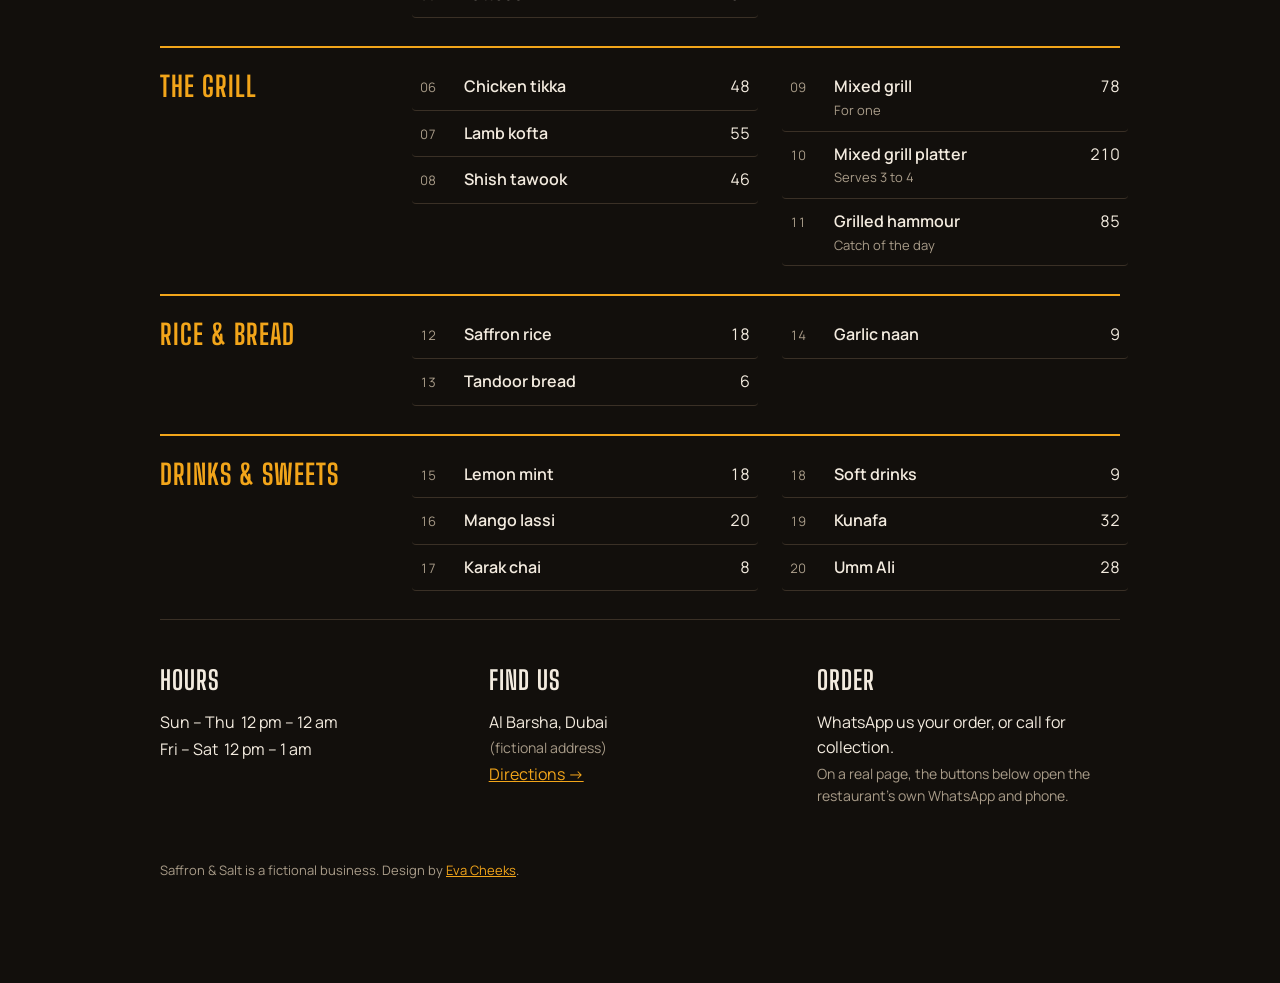
<file: demo/saffron-and-salt/index.html>
<!DOCTYPE html>
<html lang="en">
<head>
<meta charset="utf-8">
<meta name="viewport" content="width=device-width, initial-scale=1">
<title>Saffron &amp; Salt · Al Barsha, Dubai (demo design)</title>
<meta name="description" content="Demo one-page website for Saffron &amp; Salt, a fictional charcoal grill restaurant in Al Barsha, Dubai. Design by Eva Cheeks.">
<meta name="robots" content="noindex">
<link rel="canonical" href="https://evacheecks.github.io/demo/saffron-and-salt/">
<meta property="og:title" content="Saffron &amp; Salt · Al Barsha, Dubai (demo design)">
<meta property="og:description" content="Charcoal grill, mixed platters, and fresh tandoor bread. Sample one-page restaurant website by Eva Cheeks.">
<meta property="og:type" content="website">
<meta property="og:url" content="https://evacheecks.github.io/demo/saffron-and-salt/">
<meta property="og:image" content="https://evacheecks.github.io/demo/saffron-and-salt/img/hero.jpg">
<meta name="twitter:card" content="summary_large_image">
<link rel="preconnect" href="https://fonts.googleapis.com">
<link rel="preconnect" href="https://fonts.gstatic.com" crossorigin>
<link href="https://fonts.googleapis.com/css2?family=Big+Shoulders+Display:wght@700;900&family=Manrope:wght@400;600;700&display=swap" rel="stylesheet">
<style>
  :root {
    --night: #120f0c; --coal: #1c1712; --ink: #f3ebdf; --muted: #a99c89; --saffron: #f2a51a; --rule: #3a3026;
    --ease-expo: cubic-bezier(0.16, 1, 0.3, 1);
    --ease-spring: cubic-bezier(0.22, 1.18, 0.36, 1);
  }
  * { box-sizing: border-box; }
  html { scroll-behavior: smooth; }
  html, body { overflow-x: clip; }
  body { margin: 0; background: var(--night); color: var(--ink); font: 16px/1.6 "Manrope", system-ui, sans-serif; padding-bottom: 72px; }
  .sr-only { position: absolute; width: 1px; height: 1px; padding: 0; margin: -1px; overflow: hidden; clip: rect(0,0,0,0); border: 0; }
  .note { font-size: 12px; text-align: center; padding: 6px 12px; color: var(--muted); border-bottom: 1px solid var(--rule); }
  .note a { color: var(--ink); }

  .hero { position: relative; min-height: 86vh; display: grid; align-content: end; padding: 0 20px 38px;
    background: #2a1a10; overflow: hidden; }
  .hero::before {
    content: ""; position: absolute; inset: 0; z-index: 1;
    background: linear-gradient(180deg, rgba(18,15,12,.18) 0%, rgba(18,15,12,.58) 54%, rgba(18,15,12,.96) 86%);
  }
  .hero::after {
    content: ""; position: absolute; z-index: 1; left: -15%; bottom: -25%; width: 70%; height: 65%;
    border-radius: 50%;
    background: radial-gradient(circle, rgba(242,165,26,.16) 0%, rgba(242,165,26,0) 70%);
    pointer-events: none;
    animation: emberGlow 7s ease-in-out infinite alternate;
  }
  .hero > * { position: relative; z-index: 2; }
  .hero > .hero-bg {
    position: absolute; inset: -6% 0; z-index: 0;
    background: url("img/hero.jpg") center/cover no-repeat;
    transform: translate3d(0, var(--py, 0px), 0) scale(1.04);
    animation: kenBurns 3.6s var(--ease-expo) both;
    will-change: transform;
  }
  .pattern {
    position: absolute; top: 0; left: 0; right: 0; height: 14px;
    background: repeating-linear-gradient(45deg, var(--saffron) 0 6px, transparent 6px 14px),
                repeating-linear-gradient(-45deg, var(--saffron) 0 6px, transparent 6px 14px);
    background-size: 28px 14px;
    opacity: .9;
    animation: patternGlide 8s linear infinite;
  }
  .kicker { font-weight: 700; font-size: 13px; letter-spacing: 4px; text-transform: uppercase; color: var(--saffron); margin: 0; }
  h1 { font-family: "Big Shoulders Display", Impact, sans-serif; font-weight: 900; text-transform: uppercase; font-size: clamp(52px, 15vw, 156px); line-height: .84; margin: 10px 0 0; letter-spacing: -1px; overflow-wrap: anywhere; }
  h1 .line-mask { display: block; overflow: hidden; padding-bottom: 0.06em; margin-bottom: -0.06em; }
  h1 .line-mask > span { display: inline-block; animation: maskRise 1s var(--ease-expo) both; }
  h1 .line-mask:nth-child(2) > span { animation-delay: .12s; }
  h1 .amp { color: var(--saffron); animation: ember 3.2s ease-in-out infinite; }
  .sub { max-width: 36ch; color: #ddd2c2; margin: 16px 0 0; }
  .facts { display: flex; flex-wrap: wrap; gap: 6px 22px; margin-top: 18px; font-size: 14px; color: var(--muted); }
  .facts b { color: var(--ink); font-weight: 600; }

  /* Sticky category quick-jump rail (borderless tonal tabs) */
  .jump-rail {
    position: sticky; top: 0; z-index: 6;
    background: rgba(18, 15, 12, 0.92);
    backdrop-filter: blur(10px);
    -webkit-backdrop-filter: blur(10px);
    border-bottom: 1px solid var(--rule);
  }
  .jump-rail .rail-in {
    max-width: 1000px; margin: 0 auto; padding: 10px 20px;
    display: flex; gap: 8px; overflow-x: auto; white-space: nowrap; scrollbar-width: none;
  }
  .jump-rail .rail-in::-webkit-scrollbar { display: none; }
  .jump-rail a {
    display: inline-block; padding: 6px 14px; border-radius: 99px;
    font-size: 13px; font-weight: 700; letter-spacing: .6px; text-transform: uppercase;
    text-decoration: none; color: var(--muted); background: rgba(255,255,255,.04);
    transition: background-color .28s var(--ease-expo), color .28s ease, transform .25s var(--ease-spring);
  }
  .jump-rail a:hover { color: var(--ink); background: rgba(242,165,26,.14); transform: translateY(-1px); }
  .jump-rail a.active { background: var(--saffron); color: #1b1206; }
  .rail-progress {
    position: absolute; left: 0; right: 0; bottom: -1px; height: 2px;
    background: var(--saffron); transform-origin: left center; transform: scaleX(0); pointer-events: none;
  }

  .wrap { max-width: 1000px; margin: 0 auto; padding: 0 20px; }
  section { scroll-margin-top: 66px; }
  .feature { display: grid; gap: 0; margin: 56px 0; box-shadow: 0 18px 44px rgba(0,0,0,.48); border-radius: 6px; overflow: hidden; }
  .feature .curtain { overflow: hidden; background: #26170c; }
  .js .feature .curtain { clip-path: inset(0 100% 0 0); transition: clip-path 1.1s var(--ease-expo); }
  .js .feature.in .curtain { clip-path: inset(0 0 0 0); }
  .feature .ph {
    min-height: 260px; height: 100%;
    background: #3a2414 url("img/platter.jpg") center/cover no-repeat;
    transform: scale(1.14);
    transition: transform 1.3s var(--ease-expo);
  }
  .js .feature.in .ph { transform: scale(1); }
  .feature:hover .ph { transform: scale(1.05); }
  .feature .txt { padding: 26px 22px; background: var(--coal); }
  .feature h2 { font-family: "Big Shoulders Display", sans-serif; text-transform: uppercase; font-size: 44px; line-height: .95; margin: 0 0 10px; }
  .feature .price { color: var(--saffron); font-weight: 700; font-size: 20px; letter-spacing: .5px; }

  .menu h2 { font-family: "Big Shoulders Display", sans-serif; text-transform: uppercase; font-size: 64px; line-height: 1; margin: 0 0 4px; }
  .menu .vat { color: var(--muted); font-size: 14px; margin: 0 0 18px; }
  .sec { position: relative; padding: 18px 0 28px; display: grid; gap: 4px 40px; scroll-margin-top: 64px; }
  .sec::before {
    content: ""; position: absolute; left: 0; right: 0; top: 0; height: 2px;
    background: var(--saffron); transform-origin: left center;
    transition: transform 1s var(--ease-expo);
  }
  .js .sec:not(.in)::before { transform: scaleX(0); }
  .sec h3 { font-family: "Big Shoulders Display", sans-serif; text-transform: uppercase; letter-spacing: 1px; font-size: 28px; margin: 0 0 6px; color: var(--saffron); }
  .d {
    display: grid; grid-template-columns: 34px 1fr auto; gap: 10px;
    padding: 10px 8px; margin: 0 -8px; border-bottom: 1px solid var(--rule); align-items: baseline; border-radius: 4px;
    transition: background-color .28s ease, transform .35s var(--ease-expo);
  }
  .d:hover { background: rgba(242,165,26,.09); transform: translateX(6px); }
  .d .no { color: var(--muted); font-size: 13px; font-variant-numeric: tabular-nums; transition: color .25s ease; }
  .d:hover .no { color: var(--saffron); font-weight: 700; }
  .d .nm { font-weight: 600; }
  .d .nm small { display: block; font-weight: 400; color: var(--muted); font-size: 13px; }
  .d .pr { font-variant-numeric: tabular-nums; transition: color .25s ease, transform .35s var(--ease-spring); }
  .d:hover .pr { color: var(--saffron); transform: scale(1.07); }

  .visit { display: grid; gap: 26px; padding: 40px 0; border-top: 1px solid var(--rule); }
  .visit h3 { font-family: "Big Shoulders Display", sans-serif; text-transform: uppercase; font-size: 26px; margin: 0 0 8px; letter-spacing: 1px; }
  .visit p { margin: 2px 0; }
  .muted { color: var(--muted); font-size: 14px; }
  a { color: var(--saffron); }
  footer { color: var(--muted); font-size: 13px; padding: 10px 0 30px; }

  .bar {
    position: fixed; left: 0; right: 0; bottom: 0; display: grid; grid-template-columns: 2fr 1fr; z-index: 8;
    animation: slideup .85s .65s var(--ease-expo) both;
    box-shadow: 0 -10px 30px rgba(0,0,0,.45);
  }
  .bar a {
    position: relative; overflow: hidden;
    text-align: center; text-decoration: none; font-weight: 700;
    padding: 18px 10px calc(18px + env(safe-area-inset-bottom)); letter-spacing: .5px;
    transition: filter .22s ease, transform .2s ease;
  }
  .bar a:hover { filter: brightness(1.08); }
  .bar a:active { transform: scale(0.985); }
  .bar .wa { background: var(--saffron); color: #1b1206; }
  .bar .wa::after {
    content: ""; position: absolute; inset: 0;
    background: linear-gradient(110deg, transparent 22%, rgba(255,255,255,.42) 50%, transparent 78%);
    transform: translateX(-130%) skewX(-18deg);
    animation: ctaSheen 4.8s 1.6s var(--ease-expo) infinite;
    pointer-events: none;
  }
  .bar .call { background: var(--coal); color: var(--ink); border-top: 1px solid var(--rule); }

  @media (min-width: 760px) {
    .feature { grid-template-columns: 1.3fr 1fr; }
    .feature .ph { min-height: 380px; }
    .feature .txt { display: grid; align-content: center; padding: 40px; }
    .sec { grid-template-columns: 220px 1fr 1fr; }
    .visit { grid-template-columns: 1fr 1fr 1fr; }
  }

  /* Studio motion choreography. Disabled for reduced-motion users. */
  @keyframes kenBurns { from { transform: translate3d(0, 0, 0) scale(1.16); } to { transform: translate3d(0, var(--py, 0px), 0) scale(1.04); } }
  @keyframes patternGlide { to { background-position: 28px 0; } }
  @keyframes emberGlow { from { opacity: .65; transform: scale(1); } to { opacity: 1; transform: scale(1.14) translate3d(24px, -12px, 0); } }
  @keyframes ember { 0%,100% { text-shadow: 0 0 14px rgba(242,165,26,.28); } 50% { text-shadow: 0 0 38px rgba(242,165,26,.82); } }
  @keyframes maskRise { from { opacity: 0; transform: translate3d(0, 106%, 0); } to { opacity: 1; transform: none; } }
  @keyframes riseBlur { from { opacity: 0; transform: translate3d(0, 22px, 0); filter: blur(5px); } to { opacity: 1; transform: none; filter: blur(0); } }
  @keyframes slideup { from { transform: translateY(100%); } to { transform: none; } }
  @keyframes ctaSheen {
    0%, 72% { transform: translateX(-130%) skewX(-18deg); }
    100% { transform: translateX(140%) skewX(-18deg); }
  }
  .hero > .kicker { animation: riseBlur .85s var(--ease-expo) both; }
  .hero > .sub { animation: riseBlur .9s .26s var(--ease-expo) both; }
  .hero > .facts { animation: riseBlur .9s .38s var(--ease-expo) both; }

  .js .reveal {
    opacity: 0;
    transform: translate3d(0, 24px, 0);
    filter: blur(4px);
    transition: opacity .82s var(--ease-expo), transform .82s var(--ease-expo), filter .72s var(--ease-expo);
    transition-delay: var(--d, 0s);
  }
  .js .reveal.in { opacity: 1; transform: none; filter: blur(0); }

  @media (prefers-reduced-motion: reduce) {
    *, *::before, *::after { animation: none !important; transition: none !important; }
    .js .reveal { opacity: 1; transform: none; filter: none; }
    .js .feature .curtain { clip-path: none; }
    .feature .ph, .hero > .hero-bg { transform: none !important; }
    .rail-progress { display: none; }
  }
</style>
</head>
<body>
<div class="note">Demo design by Eva Cheeks · Saffron &amp; Salt is a fictional restaurant · <a href="../../">Get a page like this</a></div>

<header class="hero">
  <div class="hero-bg" id="heroBg"></div>
  <div class="pattern" aria-hidden="true"></div>
  <p class="kicker">Charcoal grill · Al Barsha</p>
  <h1><span class="line-mask"><span>Saffron <span class="amp">&amp;</span></span></span><span class="line-mask"><span>Salt</span></span></h1>
  <p class="sub">Everything on the menu meets the coals or the tandoor. Big platters, fresh bread, and the kitchen open until 1 am at weekends.</p>
  <div class="facts"><span><b>Tonight</b> until 12 am</span><span><b>Delivery</b> Al Barsha &amp; nearby</span></div>
</header>

<nav class="jump-rail" aria-label="Menu sections">
  <div class="rail-in">
    <a href="#sec-starters" data-sec="sec-starters">Starters</a>
    <a href="#sec-grill" data-sec="sec-grill">The Grill</a>
    <a href="#sec-rice" data-sec="sec-rice">Rice &amp; Bread</a>
    <a href="#sec-drinks" data-sec="sec-drinks">Drinks &amp; Sweets</a>
    <a href="#visit" data-sec="visit">Visit &amp; Order</a>
  </div>
  <div class="rail-progress" id="railProgress" aria-hidden="true"></div>
</nav>

<main class="wrap">
  <section class="feature reveal">
    <div class="curtain"><div class="ph" role="img" aria-label="Mixed grill platter"></div></div>
    <div class="txt">
      <p class="kicker" style="margin-bottom:8px;">For the table</p>
      <h2>The mixed grill platter</h2>
      <p class="muted" style="font-size:15px;">Tikka, kofta, tawook and lamb chops on saffron rice, with bread, salads and three sauces. Feeds three to four.</p>
      <p class="price">AED 210</p>
    </div>
  </section>

  <section class="menu" id="menu">
    <h2 class="reveal">Menu</h2>
    <p class="vat reveal">All prices in AED, VAT included.</p>
    <div class="sec reveal" id="sec-starters" data-stagger=".d, h3">
      <h3>Starters</h3>
      <div>
        <div class="d"><span class="no">01</span><span class="nm">Hummus</span><span class="pr">28</span></div>
        <div class="d"><span class="no">02</span><span class="nm">Moutabal</span><span class="pr">30</span></div>
        <div class="d"><span class="no">03</span><span class="nm">Fattoush</span><span class="pr">32</span></div>
      </div>
      <div>
        <div class="d"><span class="no">04</span><span class="nm">Cheese sambousek<small>Four pieces</small></span><span class="pr">26</span></div>
        <div class="d"><span class="no">05</span><span class="nm">Lentil soup</span><span class="pr">22</span></div>
      </div>
    </div>
    <div class="sec reveal" id="sec-grill" data-stagger=".d, h3">
      <h3>The grill</h3>
      <div>
        <div class="d"><span class="no">06</span><span class="nm">Chicken tikka</span><span class="pr">48</span></div>
        <div class="d"><span class="no">07</span><span class="nm">Lamb kofta</span><span class="pr">55</span></div>
        <div class="d"><span class="no">08</span><span class="nm">Shish tawook</span><span class="pr">46</span></div>
      </div>
      <div>
        <div class="d"><span class="no">09</span><span class="nm">Mixed grill<small>For one</small></span><span class="pr">78</span></div>
        <div class="d"><span class="no">10</span><span class="nm">Mixed grill platter<small>Serves 3 to 4</small></span><span class="pr">210</span></div>
        <div class="d"><span class="no">11</span><span class="nm">Grilled hammour<small>Catch of the day</small></span><span class="pr">85</span></div>
      </div>
    </div>
    <div class="sec reveal" id="sec-rice" data-stagger=".d, h3">
      <h3>Rice &amp; bread</h3>
      <div>
        <div class="d"><span class="no">12</span><span class="nm">Saffron rice</span><span class="pr">18</span></div>
        <div class="d"><span class="no">13</span><span class="nm">Tandoor bread</span><span class="pr">6</span></div>
      </div>
      <div>
        <div class="d"><span class="no">14</span><span class="nm">Garlic naan</span><span class="pr">9</span></div>
      </div>
    </div>
    <div class="sec reveal" id="sec-drinks" data-stagger=".d, h3">
      <h3>Drinks &amp; sweets</h3>
      <div>
        <div class="d"><span class="no">15</span><span class="nm">Lemon mint</span><span class="pr">18</span></div>
        <div class="d"><span class="no">16</span><span class="nm">Mango lassi</span><span class="pr">20</span></div>
        <div class="d"><span class="no">17</span><span class="nm">Karak chai</span><span class="pr">8</span></div>
      </div>
      <div>
        <div class="d"><span class="no">18</span><span class="nm">Soft drinks</span><span class="pr">9</span></div>
        <div class="d"><span class="no">19</span><span class="nm">Kunafa</span><span class="pr">32</span></div>
        <div class="d"><span class="no">20</span><span class="nm">Umm Ali</span><span class="pr">28</span></div>
      </div>
    </div>
  </section>

  <section class="visit" id="visit">
    <h2 class="sr-only">Visit &amp; Order</h2>
    <div class="reveal"><h3>Hours</h3><p>Sun – Thu &nbsp;12 pm – 12 am</p><p>Fri – Sat &nbsp;12 pm – 1 am</p></div>
    <div class="reveal" style="--d:.1s"><h3>Find us</h3><p>Al Barsha, Dubai</p><p class="muted">(fictional address)</p><p><a href="https://www.google.com/maps/search/?api=1&amp;query=Al+Barsha+Dubai">Directions →</a></p></div>
    <div class="reveal" style="--d:.2s"><h3>Order</h3><p>WhatsApp us your order, or call for collection.</p><p class="muted">On a real page, the buttons below open the restaurant's own WhatsApp and phone.</p></div>
  </section>
  <footer>Saffron &amp; Salt is a fictional business. Design by <a href="../../">Eva Cheeks</a>.</footer>
</main>

<div class="bar"><a class="wa" href="#visit">Order on WhatsApp</a><a class="call" href="#visit">Call</a></div>
<script>
  document.documentElement.classList.add('js');
  (function () {
    var els = document.querySelectorAll('.reveal');
    var io = 'IntersectionObserver' in window ? new IntersectionObserver(function (entries) {
      entries.forEach(function (en) { if (en.isIntersecting) { en.target.classList.add('in'); io.unobserve(en.target); } });
    }, { threshold: 0.08, rootMargin: '0px 0px -32px 0px' }) : null;
    function watch(e) { if (io) io.observe(e); else e.classList.add('in'); }
    els.forEach(watch);
    document.querySelectorAll('[data-stagger]').forEach(function (g) {
      Array.prototype.forEach.call(g.querySelectorAll(g.getAttribute('data-stagger')), function (row, i) {
        row.classList.add('reveal'); row.style.setProperty('--d', (i * 0.04) + 's'); watch(row);
      });
    });

    // Parallax + reading hairline + category rail scrollspy
    var reduce = window.matchMedia && window.matchMedia('(prefers-reduced-motion: reduce)').matches;
    var heroBg = document.getElementById('heroBg');
    var railProg = document.getElementById('railProgress');
    var links = document.querySelectorAll('.jump-rail a[data-sec]');
    var targets = Array.prototype.map.call(links, function (a) { return document.getElementById(a.getAttribute('data-sec')); }).filter(Boolean);
    var ticking = false;

    function onScroll() {
      ticking = false;
      var y = window.scrollY || 0;
      if (!reduce && heroBg && y < window.innerHeight * 1.2) {
        heroBg.style.setProperty('--py', (y * 0.2).toFixed(1) + 'px');
      }
      if (!reduce && railProg) {
        var max = Math.max(1, document.documentElement.scrollHeight - window.innerHeight);
        railProg.style.transform = 'scaleX(' + Math.min(1, Math.max(0, y / max)) + ')';
      }
      var activeId = targets[0] ? targets[0].id : '';
      targets.forEach(function (sec) {
        if (sec.getBoundingClientRect().top <= 160) activeId = sec.id;
      });
      links.forEach(function (a) { a.classList.toggle('active', a.getAttribute('data-sec') === activeId); });
    }
    window.addEventListener('scroll', function () {
      if (!ticking) { ticking = true; requestAnimationFrame(onScroll); }
    }, { passive: true });
    onScroll();
  })();
</script>
</body>
</html>
</file>
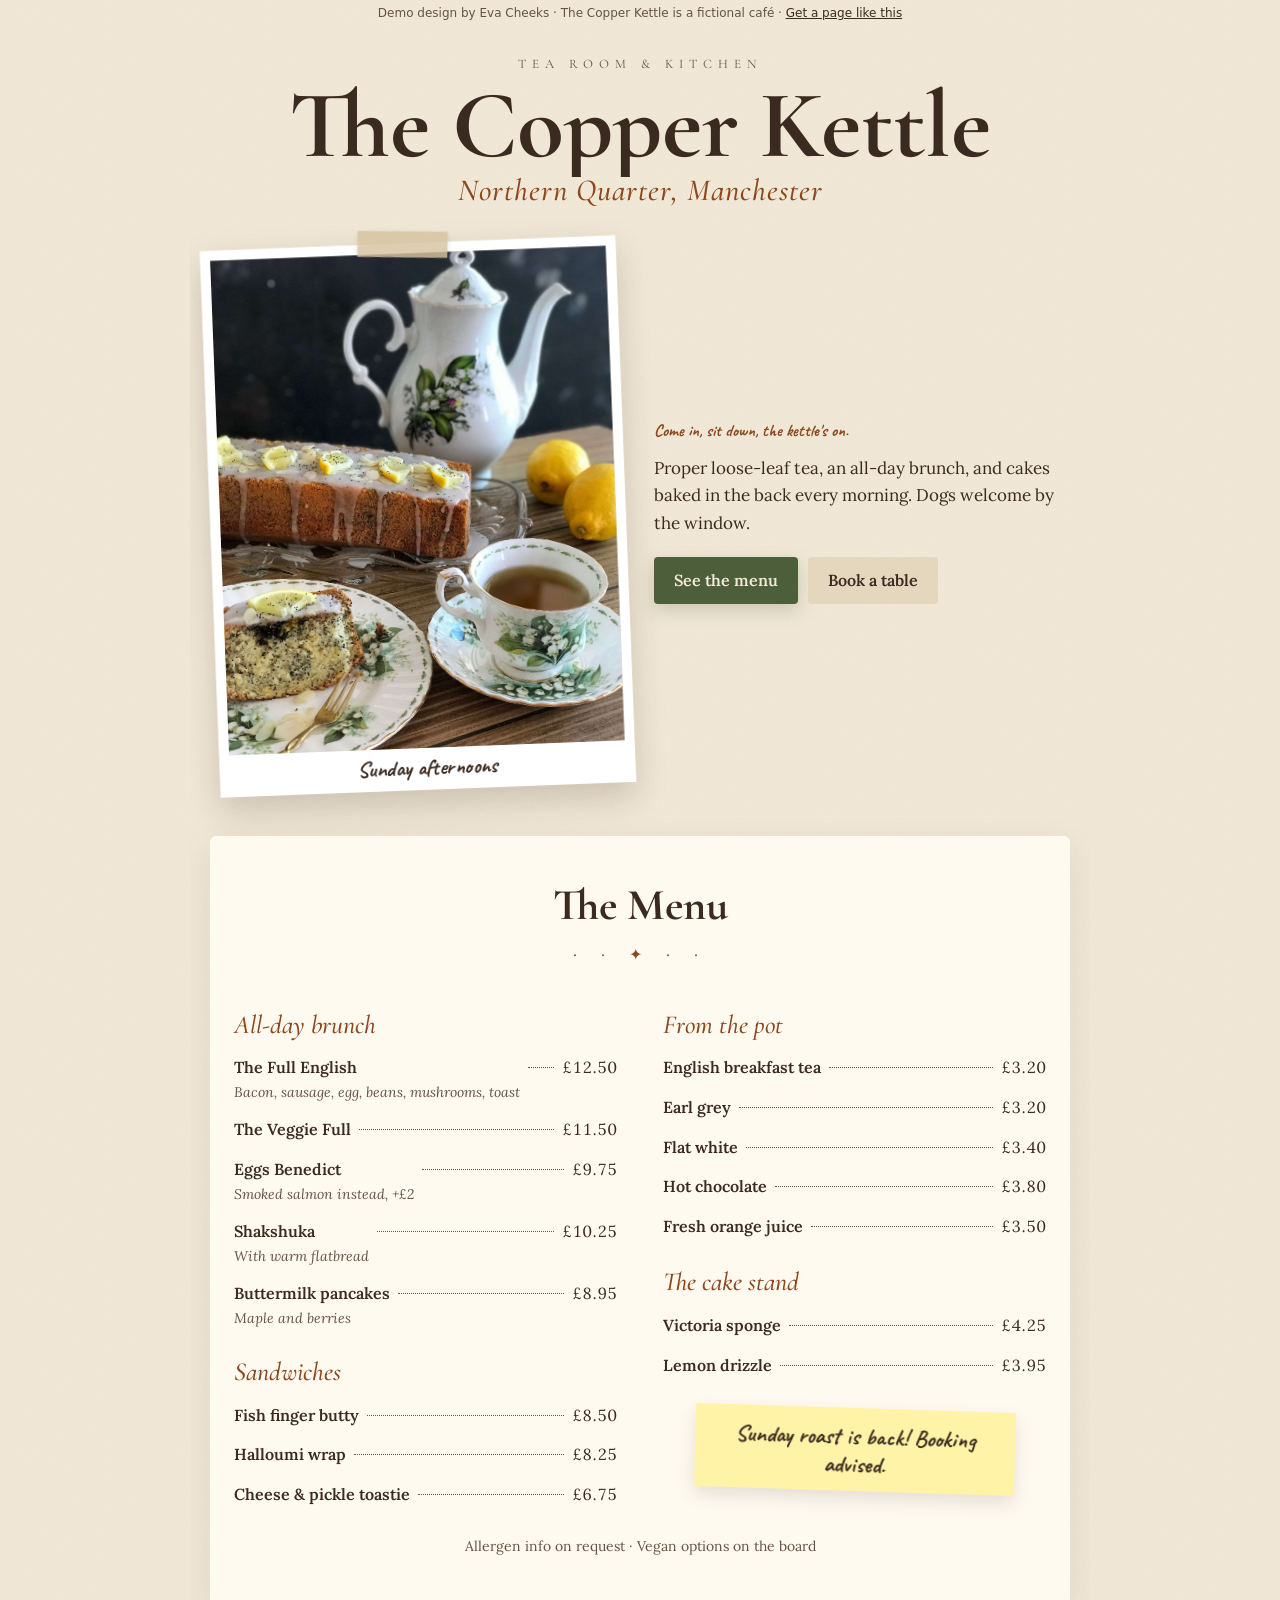
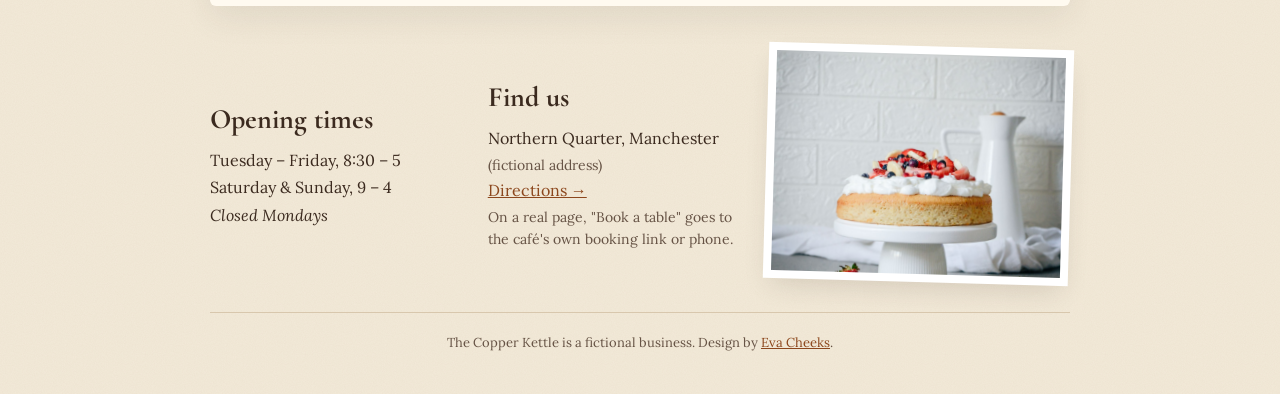
<file: demo/the-copper-kettle/index.html>
<!DOCTYPE html>
<html lang="en">
<head>
<meta charset="utf-8">
<meta name="viewport" content="width=device-width, initial-scale=1">
<title>The Copper Kettle · Northern Quarter, Manchester (demo design)</title>
<meta name="description" content="Demo one-page website for The Copper Kettle, a fictional brunch cafe and tea room in Manchester's Northern Quarter. Design by Eva Cheeks.">
<meta name="robots" content="noindex">
<link rel="canonical" href="https://evacheecks.github.io/demo/the-copper-kettle/">
<meta property="og:title" content="The Copper Kettle · Northern Quarter, Manchester (demo design)">
<meta property="og:description" content="Loose-leaf tea, all-day brunch, and fresh cakes. Sample one-page cafe website by Eva Cheeks.">
<meta property="og:type" content="website">
<meta property="og:url" content="https://evacheecks.github.io/demo/the-copper-kettle/">
<meta property="og:image" content="https://evacheecks.github.io/demo/the-copper-kettle/img/hero.jpg">
<meta name="twitter:card" content="summary_large_image">
<link rel="preconnect" href="https://fonts.googleapis.com">
<link rel="preconnect" href="https://fonts.gstatic.com" crossorigin>
<link href="https://fonts.googleapis.com/css2?family=Cormorant+Garamond:ital,wght@0,500;0,700;1,500&family=Caveat:wght@500;700&family=Lora:wght@400;600&display=swap" rel="stylesheet">
<style>
  :root {
    --paper: #f3ead9; --ink: #3b2a1f; --muted: #665345; --copper: #8c471d; --leaf: #4d5e3a; --rule: #d8c7ad;
    --ease-expo: cubic-bezier(0.16, 1, 0.3, 1);
    --ease-spring: cubic-bezier(0.22, 1.24, 0.36, 1);
  }
  * { box-sizing: border-box; }
  html { scroll-behavior: smooth; }
  html, body { overflow-x: clip; }
  body { margin: 0; color: var(--ink); font: 16px/1.6 "Lora", Georgia, serif;
    background-color: var(--paper);
    background-image: url("data:image/svg+xml,%3Csvg xmlns='http://www.w3.org/2000/svg' width='160' height='160'%3E%3Cfilter id='n'%3E%3CfeTurbulence type='fractalNoise' baseFrequency='.9' numOctaves='2'/%3E%3CfeColorMatrix values='0 0 0 0 0.35 0 0 0 0 0.25 0 0 0 0 0.15 0 0 0 .07 0'/%3E%3C/filter%3E%3Crect width='160' height='160' filter='url(%23n)'/%3E%3C/svg%3E"); }
  .sr-only { position: absolute; width: 1px; height: 1px; padding: 0; margin: -1px; overflow: hidden; clip: rect(0,0,0,0); border: 0; }
  .note { font: 12px system-ui, sans-serif; text-align: center; padding: 6px 12px; color: var(--muted); }
  .note a { color: var(--ink); }
  .wrap { max-width: 900px; margin: 0 auto; padding: 0 20px; overflow-x: clip; }

  .top { text-align: center; padding: 28px 0 8px; }
  .top .mark {
    font-family: "Cormorant Garamond", serif; letter-spacing: 6px; text-transform: uppercase;
    font-size: 13px; color: var(--muted);
    animation: trackSettle 1s var(--ease-expo) both;
  }
  h1 { font-family: "Cormorant Garamond", serif; font-weight: 700; font-size: clamp(52px, 15vw, 96px); line-height: .9; margin: 8px 0 0; }
  h1 .title-clip { display: block; overflow: hidden; padding-bottom: 0.08em; margin-bottom: -0.08em; }
  h1 .title-clip > span { display: inline-block; animation: maskRise 1.05s .08s var(--ease-expo) both; }
  h1 small {
    display: block; font-size: .32em; font-style: italic; font-weight: 500; letter-spacing: 1px;
    color: var(--copper); margin-top: 8px;
    animation: riseBlur .9s .24s var(--ease-expo) both;
  }

  .hero { display: grid; gap: 28px; align-items: center; padding: 30px 0 46px; }
  .polaroid {
    background: #fff; padding: 10px 10px 42px;
    box-shadow: 0 14px 32px rgba(59,42,31,.20);
    transform: rotate(var(--rot, -2.2deg)) translate3d(0, var(--py, 0px), 0);
    position: relative; max-width: 420px; justify-self: center; width: 100%;
    animation: polaroidDrop 1.25s .22s var(--ease-spring) both;
    transition: transform .55s var(--ease-spring), box-shadow .55s var(--ease-expo);
    will-change: transform;
  }
  .polaroid::before {
    content: ""; position: absolute; top: -12px; left: 38%; width: 90px; height: 26px;
    background: rgba(214,196,160,.82); transform: rotate(3deg);
    box-shadow: 0 2px 6px rgba(59,42,31,.12);
    transition: transform .55s var(--ease-spring);
  }
  .polaroid .ph-wrap { overflow: hidden; }
  .polaroid .ph {
    aspect-ratio: 4/5; background: #cdb89a url("img/hero.jpg") center/cover no-repeat;
    transition: transform 1.1s var(--ease-expo);
  }
  .polaroid figcaption { position: absolute; bottom: 8px; left: 0; right: 0; text-align: center; font: 700 22px "Caveat", cursive; color: var(--ink); }
  .polaroid:hover { transform: rotate(0deg) translateY(-6px) scale(1.02); box-shadow: 0 24px 44px rgba(59,42,31,.26); }
  .polaroid:hover .ph { transform: scale(1.04); }
  .polaroid:hover::before { transform: rotate(1deg) translateY(-2px); }

  @keyframes polaroidDrop {
    0% { opacity: 0; transform: rotate(-10deg) translateY(52px) scale(1.05); }
    100% { opacity: 1; transform: rotate(-2.2deg) translateY(0) scale(1); }
  }
  @keyframes steam {
    0% { opacity: .25; transform: translateY(5px) scale(0.96); }
    50% { opacity: 1; transform: translateY(-4px) scale(1.04); }
    100% { opacity: .25; transform: translateY(5px) scale(0.96); }
  }
  .orn { animation: steam 3.6s ease-in-out infinite; }
  .welcome p { margin: 0 0 14px; font-size: 17px; }
  .hand { font: 700 26px/1.2 "Caveat", cursive; color: var(--copper); }
  .btns a {
    position: relative; overflow: hidden;
    display: inline-block; margin: 6px 10px 0 0; padding: 11px 20px; border-radius: 4px;
    text-decoration: none; font-weight: 600; background: #e5d6be; border: 0; color: var(--ink);
    transition: transform .35s var(--ease-spring), box-shadow .35s var(--ease-expo), background-color .25s ease;
  }
  .btns a.solid { background: var(--leaf); color: #f3ead9; box-shadow: 0 6px 18px rgba(77,94,58,.24); }
  .btns a:hover { transform: translateY(-3px); box-shadow: 0 10px 22px rgba(59,42,31,.16); }
  .btns a:active { transform: translateY(0) scale(0.97); }

  .card {
    background: #fffaf0; border: 0; border-radius: 6px;
    box-shadow: 0 10px 34px rgba(59,42,31,.09);
    padding: 34px 24px; position: relative; margin-bottom: 40px;
  }
  .card h2 { font-family: "Cormorant Garamond", serif; text-align: center; font-size: 44px; margin: 0; font-weight: 700; }
  .orn { text-align: center; color: var(--copper); letter-spacing: 10px; margin: 2px 0 18px; }
  .cols { display: grid; gap: 0 46px; }
  h3 { font-family: "Cormorant Garamond", serif; font-style: italic; font-weight: 500; font-size: 26px; color: var(--copper); margin: 18px 0 6px; }
  .it {
    display: flex; align-items: baseline; gap: 8px;
    margin: 6px -8px; padding: 4px 8px; border-radius: 4px;
    transition: background-color .28s ease, transform .35s var(--ease-expo), color .25s ease;
  }
  .it:hover { background: rgba(140, 71, 29, 0.06); transform: translateX(4px); color: var(--copper); }
  .it .n { font-weight: 600; }
  .it .d { display: block; font-size: 14px; color: var(--muted); font-style: italic; font-weight: 400; }
  .it .dots {
    flex: 1; border-bottom: 1px dotted var(--muted);
    transform-origin: left center;
    transform: translateY(-5px) scaleX(1);
    min-width: 16px;
    transition: transform .85s var(--ease-expo);
    transition-delay: calc(var(--d, 0s) + 0.12s);
  }
  .js .it:not(.in) .dots { transform: translateY(-5px) scaleX(0); }
  .it .p { font-variant-numeric: tabular-nums; transition: transform .35s var(--ease-spring); }
  .it:hover .p { transform: scale(1.06); }

  .sticky {
    background: #fff3a8; padding: 15px 18px 13px;
    transform: rotate(1.8deg);
    box-shadow: 0 8px 18px rgba(59,42,31,.13);
    margin: 26px auto 0; max-width: 320px;
    font: 700 23px/1.2 "Caveat", cursive; text-align: center;
    transition: transform .45s var(--ease-spring), box-shadow .45s var(--ease-expo);
  }
  .sticky:hover { transform: rotate(-1.5deg) translateY(-5px) scale(1.04); box-shadow: 0 18px 28px rgba(59,42,31,.20); }
  .small { font-size: 14px; color: var(--muted); text-align: center; margin-top: 18px; }

  .visit { display: grid; gap: 24px; padding-bottom: 30px; }
  .visit h3 { font-family: "Cormorant Garamond", serif; font-style: normal; font-weight: 700; color: var(--ink); font-size: 28px; margin: 0 0 6px; }
  .visit p { margin: 2px 0; }
  .visit .ph2 {
    min-height: 220px; margin: 8px;
    background: #cdb89a url("img/cake.jpg") center/cover no-repeat;
    box-shadow: 0 0 0 8px #fff, 0 12px 26px rgba(59,42,31,.16);
    transform: rotate(1.6deg);
    transition: transform .55s var(--ease-spring), box-shadow .55s var(--ease-expo);
  }
  .visit .ph2:hover { transform: rotate(0deg) translateY(-4px) scale(1.02); box-shadow: 0 0 0 8px #fff, 0 22px 38px rgba(59,42,31,.22); }
  a { color: var(--copper); }
  footer { text-align: center; font-size: 13px; color: var(--muted); padding: 20px 0 40px; border-top: 1px solid var(--rule); }
  @media (min-width: 760px) {
    .hero { grid-template-columns: 1fr 1fr; }
    .cols { grid-template-columns: 1fr 1fr; }
    .visit { grid-template-columns: 1fr 1fr 1.2fr; align-items: center; }
  }

  /* Studio motion choreography. Disabled for reduced-motion users. */
  @keyframes trackSettle { from { opacity: 0; letter-spacing: 11px; } to { opacity: 1; letter-spacing: 6px; } }
  @keyframes maskRise { from { opacity: 0; transform: translate3d(0, 106%, 0); } to { opacity: 1; transform: none; } }
  @keyframes riseBlur { from { opacity: 0; transform: translate3d(0, 22px, 0); filter: blur(4px); } to { opacity: 1; transform: none; filter: blur(0); } }
  .welcome > * { animation: riseBlur .88s var(--ease-expo) both; }
  .welcome > *:nth-child(1) { animation-delay: .28s; }
  .welcome > *:nth-child(2) { animation-delay: .40s; }
  .welcome > *:nth-child(3) { animation-delay: .52s; }

  .js .reveal {
    opacity: 0;
    transform: translate3d(0, 24px, 0);
    filter: blur(3px);
    transition: opacity .82s var(--ease-expo), transform .82s var(--ease-expo), filter .7s var(--ease-expo);
    transition-delay: var(--d, 0s);
  }
  .js .reveal.in { opacity: 1; transform: none; filter: blur(0); }
  .js .sticky.reveal { transform: rotate(6deg) translate3d(0, 26px, 0); }
  .js .sticky.reveal.in { transform: rotate(1.8deg); }
  .js .visit .ph2.reveal { transform: rotate(5deg) translate3d(0, 28px, 0) scale(0.96); }
  .js .visit .ph2.reveal.in { transform: rotate(1.6deg); }

  @media (prefers-reduced-motion: reduce) {
    *, *::before, *::after { animation: none !important; transition: none !important; }
    .js .reveal { opacity: 1; transform: none; filter: none; }
    .js .it:not(.in) .dots { transform: translateY(-5px) scaleX(1); }
  }
</style>
</head>
<body>
<div class="note">Demo design by Eva Cheeks · The Copper Kettle is a fictional café · <a href="../../">Get a page like this</a></div>
<div class="wrap">
  <header class="top">
    <div class="mark">Tea Room &amp; Kitchen</div>
    <h1><span class="title-clip"><span>The Copper Kettle</span></span><small>Northern Quarter, Manchester</small></h1>
  </header>

  <section class="hero">
    <figure class="polaroid" id="polaroid" style="margin:0;"><div class="ph-wrap"><div class="ph" role="img" aria-label="Pot of tea and a slice of cake"></div></div><figcaption>Sunday afternoons</figcaption></figure>
    <div class="welcome">
      <p class="hand">Come in, sit down, the kettle's on.</p>
      <p>Proper loose-leaf tea, an all-day brunch, and cakes baked in the back every morning. Dogs welcome by the window.</p>
      <div class="btns"><a class="solid" href="#menu">See the menu</a><a href="#visit">Book a table</a></div>
    </div>
  </section>

  <section class="card reveal" id="menu">
    <h2>The Menu</h2>
    <div class="orn">· · ✦ · ·</div>
    <div class="cols" data-stagger=".it, h3, .sticky">
      <div>
        <h3>All-day brunch</h3>
        <div class="it"><span class="n">The Full English<span class="d">Bacon, sausage, egg, beans, mushrooms, toast</span></span><span class="dots"></span><span class="p">£12.50</span></div>
        <div class="it"><span class="n">The Veggie Full</span><span class="dots"></span><span class="p">£11.50</span></div>
        <div class="it"><span class="n">Eggs Benedict<span class="d">Smoked salmon instead, +£2</span></span><span class="dots"></span><span class="p">£9.75</span></div>
        <div class="it"><span class="n">Shakshuka<span class="d">With warm flatbread</span></span><span class="dots"></span><span class="p">£10.25</span></div>
        <div class="it"><span class="n">Buttermilk pancakes<span class="d">Maple and berries</span></span><span class="dots"></span><span class="p">£8.95</span></div>
        <h3>Sandwiches</h3>
        <div class="it"><span class="n">Fish finger butty</span><span class="dots"></span><span class="p">£8.50</span></div>
        <div class="it"><span class="n">Halloumi wrap</span><span class="dots"></span><span class="p">£8.25</span></div>
        <div class="it"><span class="n">Cheese &amp; pickle toastie</span><span class="dots"></span><span class="p">£6.75</span></div>
      </div>
      <div>
        <h3>From the pot</h3>
        <div class="it"><span class="n">English breakfast tea</span><span class="dots"></span><span class="p">£3.20</span></div>
        <div class="it"><span class="n">Earl grey</span><span class="dots"></span><span class="p">£3.20</span></div>
        <div class="it"><span class="n">Flat white</span><span class="dots"></span><span class="p">£3.40</span></div>
        <div class="it"><span class="n">Hot chocolate</span><span class="dots"></span><span class="p">£3.80</span></div>
        <div class="it"><span class="n">Fresh orange juice</span><span class="dots"></span><span class="p">£3.50</span></div>
        <h3>The cake stand</h3>
        <div class="it"><span class="n">Victoria sponge</span><span class="dots"></span><span class="p">£4.25</span></div>
        <div class="it"><span class="n">Lemon drizzle</span><span class="dots"></span><span class="p">£3.95</span></div>
        <div class="sticky">Sunday roast is back! Booking advised.</div>
      </div>
    </div>
    <p class="small">Allergen info on request · Vegan options on the board</p>
  </section>

  <section class="visit" id="visit">
    <h2 class="sr-only">Visit &amp; Hours</h2>
    <div class="reveal">
      <h3>Opening times</h3>
      <p>Tuesday – Friday, 8:30 – 5</p>
      <p>Saturday &amp; Sunday, 9 – 4</p>
      <p><em>Closed Mondays</em></p>
    </div>
    <div class="reveal" style="--d:.12s">
      <h3>Find us</h3>
      <p>Northern Quarter, Manchester</p>
      <p style="font-size:14px;color:var(--muted);">(fictional address)</p>
      <p><a href="https://www.google.com/maps/search/?api=1&amp;query=Northern+Quarter+Manchester">Directions →</a></p>
      <p style="font-size:14px;color:var(--muted);">On a real page, "Book a table" goes to the café's own booking link or phone.</p>
    </div>
    <div class="ph2 reveal" style="--d:.24s" role="img" aria-label="Victoria sponge"></div>
  </section>

  <footer>The Copper Kettle is a fictional business. Design by <a href="../../">Eva Cheeks</a>.</footer>
</div>
<script>
  document.documentElement.classList.add('js');
  (function () {
    var els = document.querySelectorAll('.reveal');
    var io = 'IntersectionObserver' in window ? new IntersectionObserver(function (entries) {
      entries.forEach(function (en) { if (en.isIntersecting) { en.target.classList.add('in'); io.unobserve(en.target); } });
    }, { threshold: 0.1, rootMargin: '0px 0px -34px 0px' }) : null;
    function watch(e) { if (io) io.observe(e); else e.classList.add('in'); }
    els.forEach(watch);
    document.querySelectorAll('[data-stagger]').forEach(function (g) {
      Array.prototype.forEach.call(g.querySelectorAll(g.getAttribute('data-stagger')), function (row, i) {
        row.classList.add('reveal'); row.style.setProperty('--d', (i * 0.045) + 's'); watch(row);
      });
    });

    // Gentle scroll-linked polaroid tilt + drift
    var reduce = window.matchMedia && window.matchMedia('(prefers-reduced-motion: reduce)').matches;
    var pol = document.getElementById('polaroid');
    if (pol && !reduce) {
      var ticking = false;
      function updatePol() {
        ticking = false;
        var y = Math.min(window.scrollY || 0, 520);
        pol.style.setProperty('--rot', (-2.2 + y * 0.008).toFixed(2) + 'deg');
        pol.style.setProperty('--py', (y * 0.06).toFixed(1) + 'px');
      }
      window.addEventListener('scroll', function () {
        if (!ticking) { ticking = true; requestAnimationFrame(updatePol); }
      }, { passive: true });
    }
  })();
</script>
</body>
</html>
</file>
<file: styles.css>
/* Portfolio page styles. No external assets, system fonts only. Mobile first. */
:root {
  --teal: #0f5f5c;
  --teal-dark: #0a4340;
  --teal-light: #e6f2f1;
  --cream: #faf6ee;
  --ink: #1d2b2a;
  --muted: #5a6b69;
  --line: #d9e2e0;
  --white: #ffffff;
  --radius: 14px;
  --ease-expo: cubic-bezier(0.16, 1, 0.3, 1);
  --ease-spring: cubic-bezier(0.22, 1.2, 0.36, 1);
}
* { box-sizing: border-box; }
html { scroll-behavior: smooth; }
body {
  margin: 0;
  font-family: system-ui, -apple-system, Segoe UI, Roboto, Helvetica, Arial, sans-serif;
  color: var(--ink);
  background: var(--cream);
  line-height: 1.6;
  overflow-x: clip;
}
a { color: var(--teal); transition: color .25s var(--ease-expo); }
.scroll-progress {
  position: fixed;
  top: 0; left: 0; right: 0;
  height: 3px;
  background: linear-gradient(90deg, var(--teal), #2bd4b0);
  transform-origin: left center;
  transform: scaleX(0);
  z-index: 40;
  pointer-events: none;
}
.wrap { max-width: 880px; margin: 0 auto; padding: 0 20px 48px; }
.topbar {
  display: flex;
  justify-content: space-between;
  align-items: center;
  padding: 18px 20px;
  max-width: 880px;
  margin: 0 auto;
}
.brand { font-weight: 800; color: var(--teal-dark); letter-spacing: 0.2px; }
.topbar a {
  text-decoration: none;
  font-weight: 600;
  position: relative;
  padding-bottom: 2px;
}
.topbar a::after {
  content: "";
  position: absolute;
  left: 0; right: 0; bottom: 0;
  height: 2px;
  background: var(--teal);
  transform: scaleX(0);
  transform-origin: left;
  transition: transform .35s var(--ease-expo);
}
.topbar a:hover::after { transform: scaleX(1); }

.hero {
  position: relative;
  overflow: hidden;
  background: linear-gradient(145deg, #0b4c49 0%, var(--teal) 52%, #136d68 100%);
  color: var(--white);
  border-radius: 0 0 24px 24px;
  padding: 40px 20px 44px;
}
.hero::before {
  content: "";
  position: absolute;
  width: 520px; height: 520px;
  right: -140px; top: -180px;
  border-radius: 50%;
  background: radial-gradient(circle, rgba(50, 212, 165, 0.24) 0%, rgba(50, 212, 165, 0) 70%);
  pointer-events: none;
  animation: orbFloat 11s ease-in-out infinite alternate;
}
.hero::after {
  content: "";
  position: absolute;
  width: 420px; height: 420px;
  left: -140px; bottom: -220px;
  border-radius: 50%;
  background: radial-gradient(circle, rgba(250, 246, 238, 0.12) 0%, rgba(250, 246, 238, 0) 70%);
  pointer-events: none;
  animation: orbFloat 14s ease-in-out infinite alternate-reverse;
}
.hero-inner { position: relative; z-index: 1; max-width: 880px; margin: 0 auto; }
.hero h1 { margin: 0 0 12px; font-size: clamp(1.9rem, 6vw, 3rem); line-height: 1.15; letter-spacing: -0.02em; }
.hero p { margin: 0 0 18px; font-size: 1.1rem; opacity: 0.95; }
.hero-note { font-size: 0.95rem; opacity: 0.9; }
.btn {
  position: relative;
  overflow: hidden;
  display: inline-flex;
  align-items: center;
  gap: 6px;
  background: var(--white);
  color: var(--teal-dark);
  padding: 11px 19px;
  border-radius: 999px;
  font-weight: 700;
  text-decoration: none;
  margin-right: 10px;
  margin-bottom: 8px;
  box-shadow: 0 4px 14px rgba(6, 38, 36, 0.14);
  transition: transform .35s var(--ease-spring), box-shadow .35s var(--ease-expo), background-color .25s ease;
}
.btn::after {
  content: "";
  position: absolute;
  inset: 0;
  background: linear-gradient(110deg, transparent 20%, rgba(255, 255, 255, 0.45) 50%, transparent 80%);
  transform: translateX(-130%) skewX(-18deg);
  transition: transform .75s var(--ease-expo);
  pointer-events: none;
}
.btn:hover { transform: translateY(-2.5px) scale(1.015); box-shadow: 0 10px 24px rgba(6, 38, 36, 0.22); }
.btn:hover::after { transform: translateX(130%) skewX(-18deg); }
.btn:active { transform: translateY(0) scale(0.975); }
.btn-outline {
  background: rgba(255, 255, 255, 0.16);
  color: var(--white);
  border: 0;
  box-shadow: none;
  backdrop-filter: blur(6px);
}
.btn-outline:hover { background: rgba(255, 255, 255, 0.24); box-shadow: 0 8px 20px rgba(6, 38, 36, 0.16); }

section { margin-top: 32px; }
.card {
  background: var(--white);
  border: 0;
  border-radius: var(--radius);
  padding: 22px;
  margin-top: 14px;
  box-shadow: 0 2px 14px rgba(10, 67, 64, 0.055);
  transition: transform .45s var(--ease-expo), box-shadow .45s var(--ease-expo);
}
h2 { margin: 0; font-size: 1.45rem; color: var(--teal-dark); }
h3 { margin: 0 0 8px; color: var(--teal-dark); }
.lead { color: var(--muted); margin: 8px 0 0; }
ul { margin: 10px 0 0; padding-left: 20px; }
li { margin: 6px 0; }
.sample-grid { display: grid; gap: 14px; margin-top: 14px; }
.sample {
  background: var(--white);
  border: 0;
  border-radius: var(--radius);
  padding: 20px;
  box-shadow: 0 2px 14px rgba(10, 67, 64, 0.055);
  transition: transform .48s var(--ease-expo), box-shadow .48s var(--ease-expo), background-color .3s ease;
  will-change: transform;
}
.sample:hover {
  transform: translateY(-5px);
  box-shadow: 0 16px 34px rgba(10, 67, 64, 0.12);
}
.sample-label {
  display: inline-block;
  color: var(--teal);
  font-weight: 800;
  font-size: 0.78rem;
  letter-spacing: 0.8px;
  margin-bottom: 8px;
}
.price-box {
  background: var(--teal-light);
  border-radius: var(--radius);
  padding: 22px;
  box-shadow: 0 4px 20px rgba(10, 67, 64, 0.06);
}
.price { font-size: 2rem; font-weight: 800; color: var(--teal-dark); margin: 4px 0; }
.steps { counter-reset: step; list-style: none; padding: 0; margin: 14px 0 0; }
.steps li { position: relative; padding-left: 44px; margin: 14px 0; }
.steps li::before {
  counter-increment: step;
  content: counter(step);
  position: absolute;
  left: 0; top: 0;
  width: 30px; height: 30px;
  border-radius: 50%;
  background: var(--teal);
  color: var(--white);
  display: flex; align-items: center; justify-content: center;
  font-weight: 800;
  box-shadow: 0 4px 12px rgba(15, 95, 92, 0.24);
  transition: transform .4s var(--ease-spring);
}
.steps li:hover::before { transform: scale(1.12); }
.contact-form { display: grid; gap: 14px; }
.form-grid { display: grid; gap: 12px; }
.contact-form label { display: grid; gap: 4px; font-size: 0.92rem; font-weight: 600; color: var(--teal-dark); }
.contact-form input, .contact-form select {
  width: 100%;
  padding: 11px 12px;
  border: 0;
  border-radius: 8px;
  font: inherit;
  font-weight: 400;
  color: var(--ink);
  background: #f5f1e8;
  transition: background-color .22s ease, box-shadow .22s ease;
}
.contact-form input:focus, .contact-form select:focus {
  outline: 2px solid var(--teal);
  background: #ffffff;
  box-shadow: 0 6px 18px rgba(15, 95, 92, 0.08);
}
.form-actions { display: flex; flex-wrap: wrap; align-items: center; gap: 12px; }
.faq details {
  background: var(--white);
  border: 0;
  border-radius: var(--radius);
  padding: 14px 18px;
  margin-top: 10px;
  box-shadow: 0 2px 12px rgba(10, 67, 64, 0.05);
  transition: box-shadow .3s var(--ease-expo), transform .3s var(--ease-expo);
}
.faq details:hover { box-shadow: 0 8px 22px rgba(10, 67, 64, 0.09); }
.faq summary { font-weight: 700; color: var(--teal-dark); cursor: pointer; list-style: none; display: flex; justify-content: space-between; align-items: center; gap: 12px; }
.faq summary::-webkit-details-marker { display: none; }
.faq summary::after {
  content: "+";
  font-size: 1.25rem;
  line-height: 1;
  color: var(--teal);
  transition: transform .35s var(--ease-spring);
}
.faq details[open] summary::after { transform: rotate(45deg); }
.faq details[open] p { animation: faqIn .42s var(--ease-expo) both; }
.faq p { margin: 8px 0 0; color: var(--muted); }
.small { font-size: 0.9rem; color: var(--muted); }
footer { margin-top: 36px; border-top: 1px solid var(--line); padding-top: 18px; }
@media (min-width: 720px) {
  .sample-grid { grid-template-columns: repeat(auto-fit, minmax(250px, 1fr)); }
  .form-grid { grid-template-columns: 1fr 1fr; }
  .hero { padding: 56px 20px 60px; }
}
.btn-small {
  background: var(--teal);
  color: var(--white);
  padding: 9px 16px;
  font-size: 0.9rem;
  margin-top: 6px;
  border: 0;
  cursor: pointer;
}
.btn-small:hover { background: var(--teal-dark); }

/* Studio motion choreography */
@keyframes orbFloat {
  from { transform: translate3d(0, 0, 0) scale(1); }
  to { transform: translate3d(-24px, 18px, 0) scale(1.08); }
}
@keyframes heroClip {
  from { opacity: 0; transform: translate3d(0, 28px, 0); clip-path: inset(0 0 100% 0); }
  to { opacity: 1; transform: translate3d(0, 0, 0); clip-path: inset(0 0 0 0); }
}
@keyframes heroRise {
  from { opacity: 0; transform: translate3d(0, 20px, 0); filter: blur(4px); }
  to { opacity: 1; transform: translate3d(0, 0, 0); filter: blur(0); }
}
@keyframes faqIn {
  from { opacity: 0; transform: translateY(-6px); }
  to { opacity: 1; transform: none; }
}
.hero-inner h1 { animation: heroClip .95s var(--ease-expo) both; }
.hero-inner > p { animation: heroRise .85s .14s var(--ease-expo) both; }
.hero-inner > p.hero-note { animation-delay: .22s; }
.hero-inner > .btn { animation: heroRise .8s .32s var(--ease-expo) both; }
.hero-inner > .btn-outline { animation-delay: .40s; }

.js .reveal {
  opacity: 0;
  transform: translate3d(0, 26px, 0) scale(0.985);
  filter: blur(4px);
  transition: opacity .82s var(--ease-expo), transform .82s var(--ease-expo), filter .72s var(--ease-expo);
  transition-delay: var(--d, 0s);
}
.js .reveal.in {
  opacity: 1;
  transform: none;
  filter: blur(0);
}
@media (prefers-reduced-motion: reduce) {
  *, *::before, *::after { animation: none !important; transition: none !important; }
  .js .reveal { opacity: 1; transform: none; filter: none; }
  .scroll-progress { display: none; }
}
</file>
